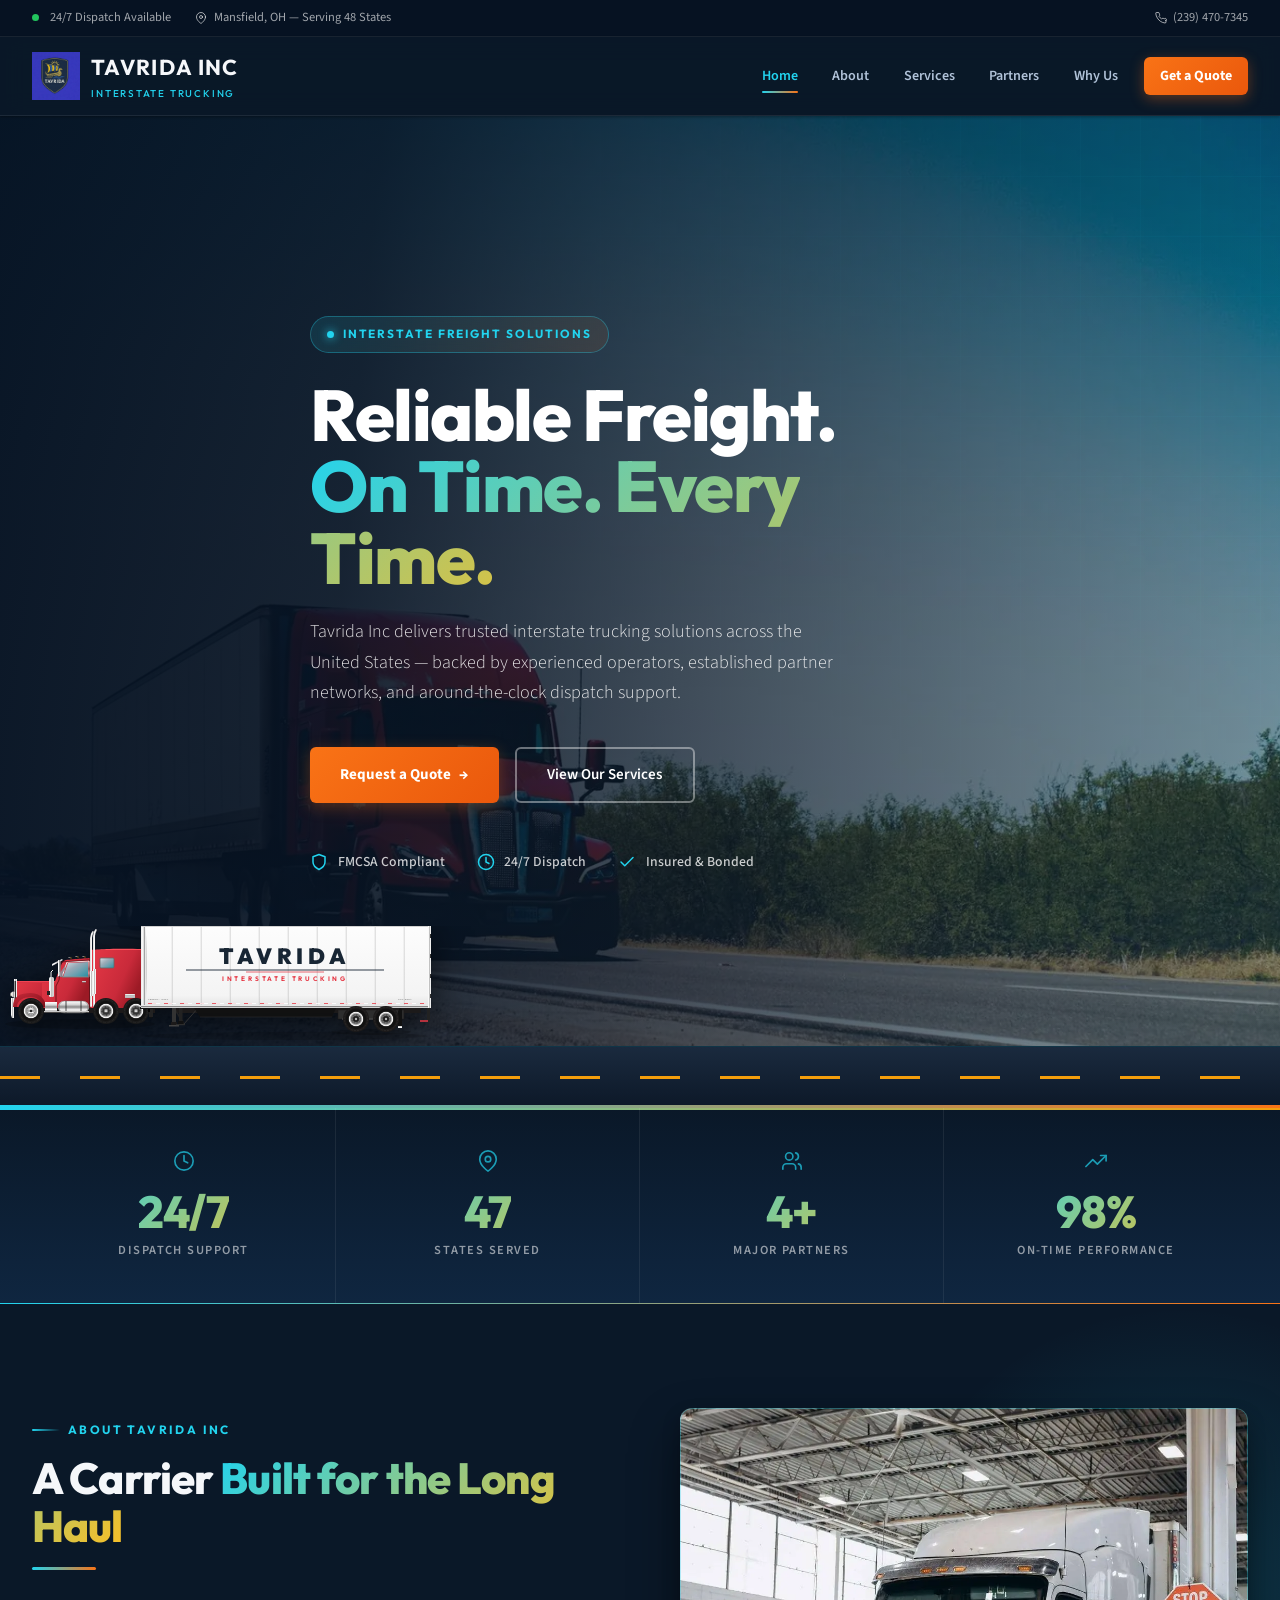
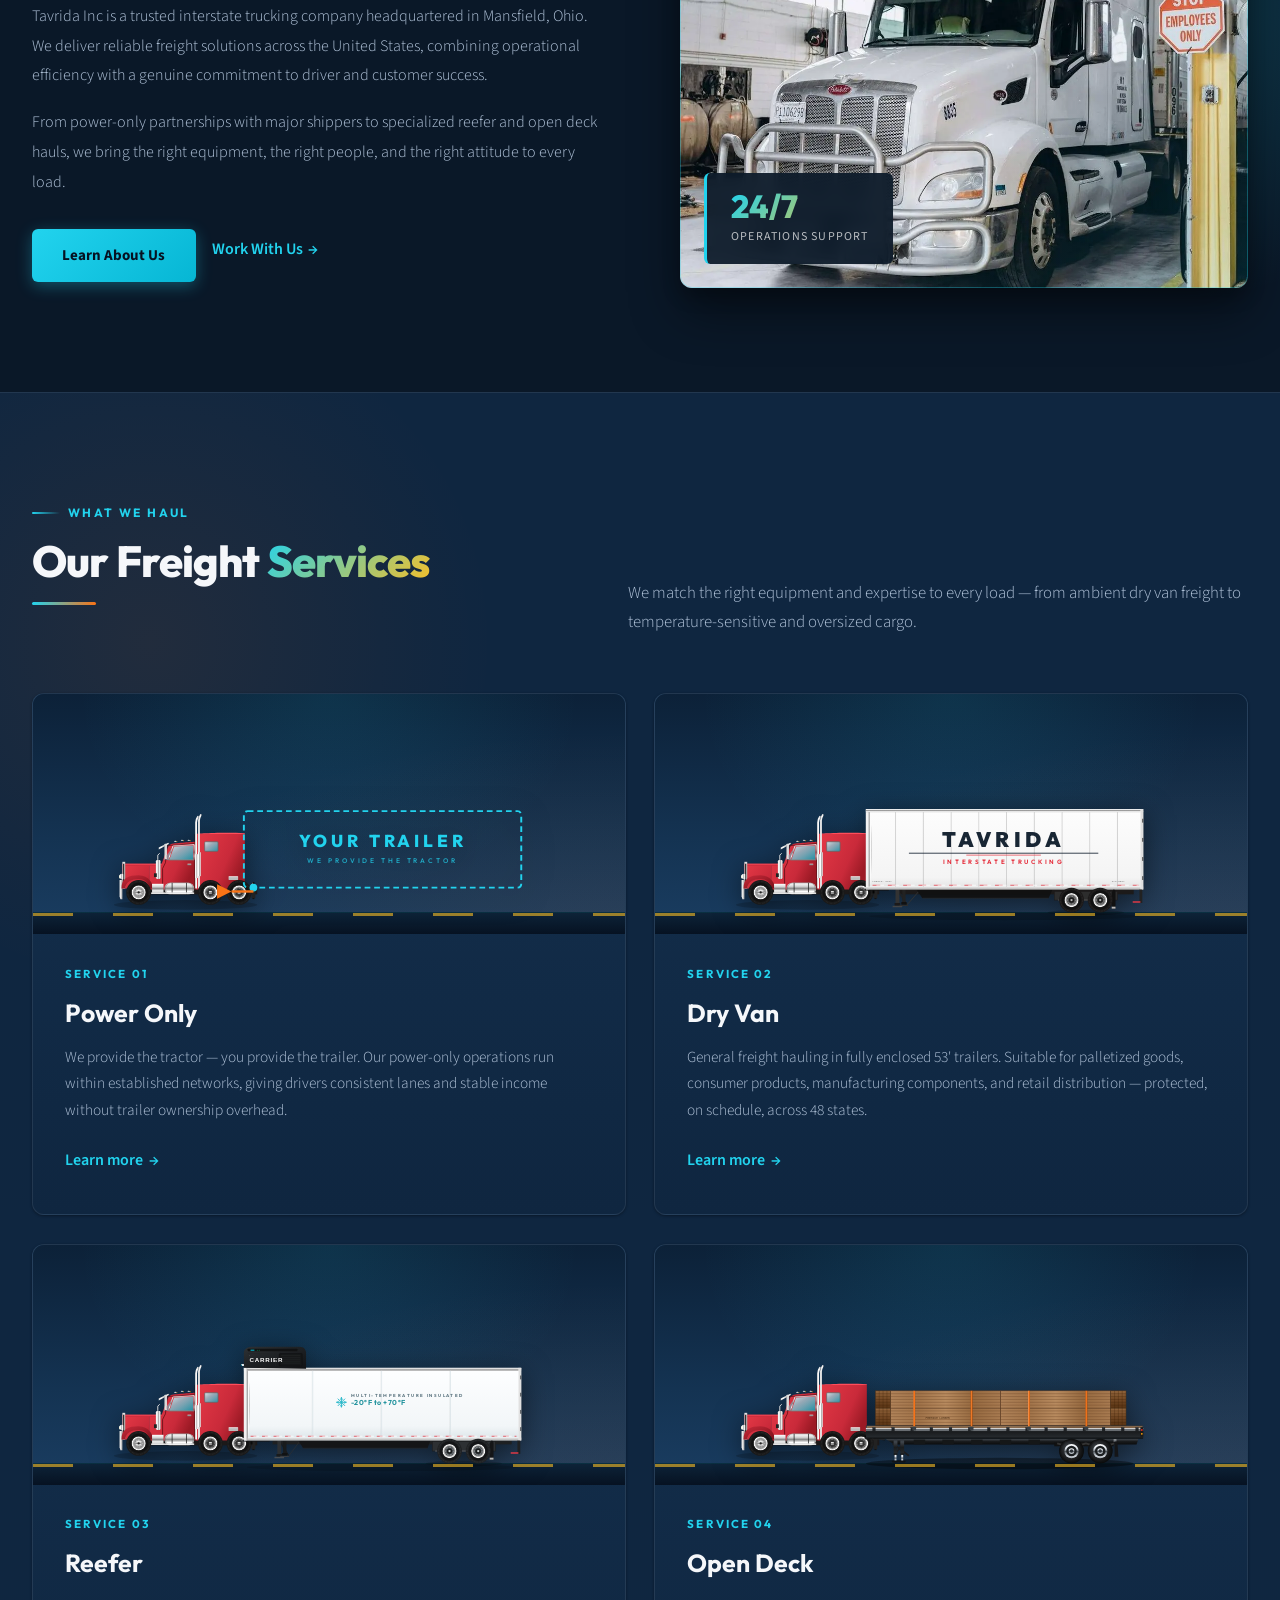
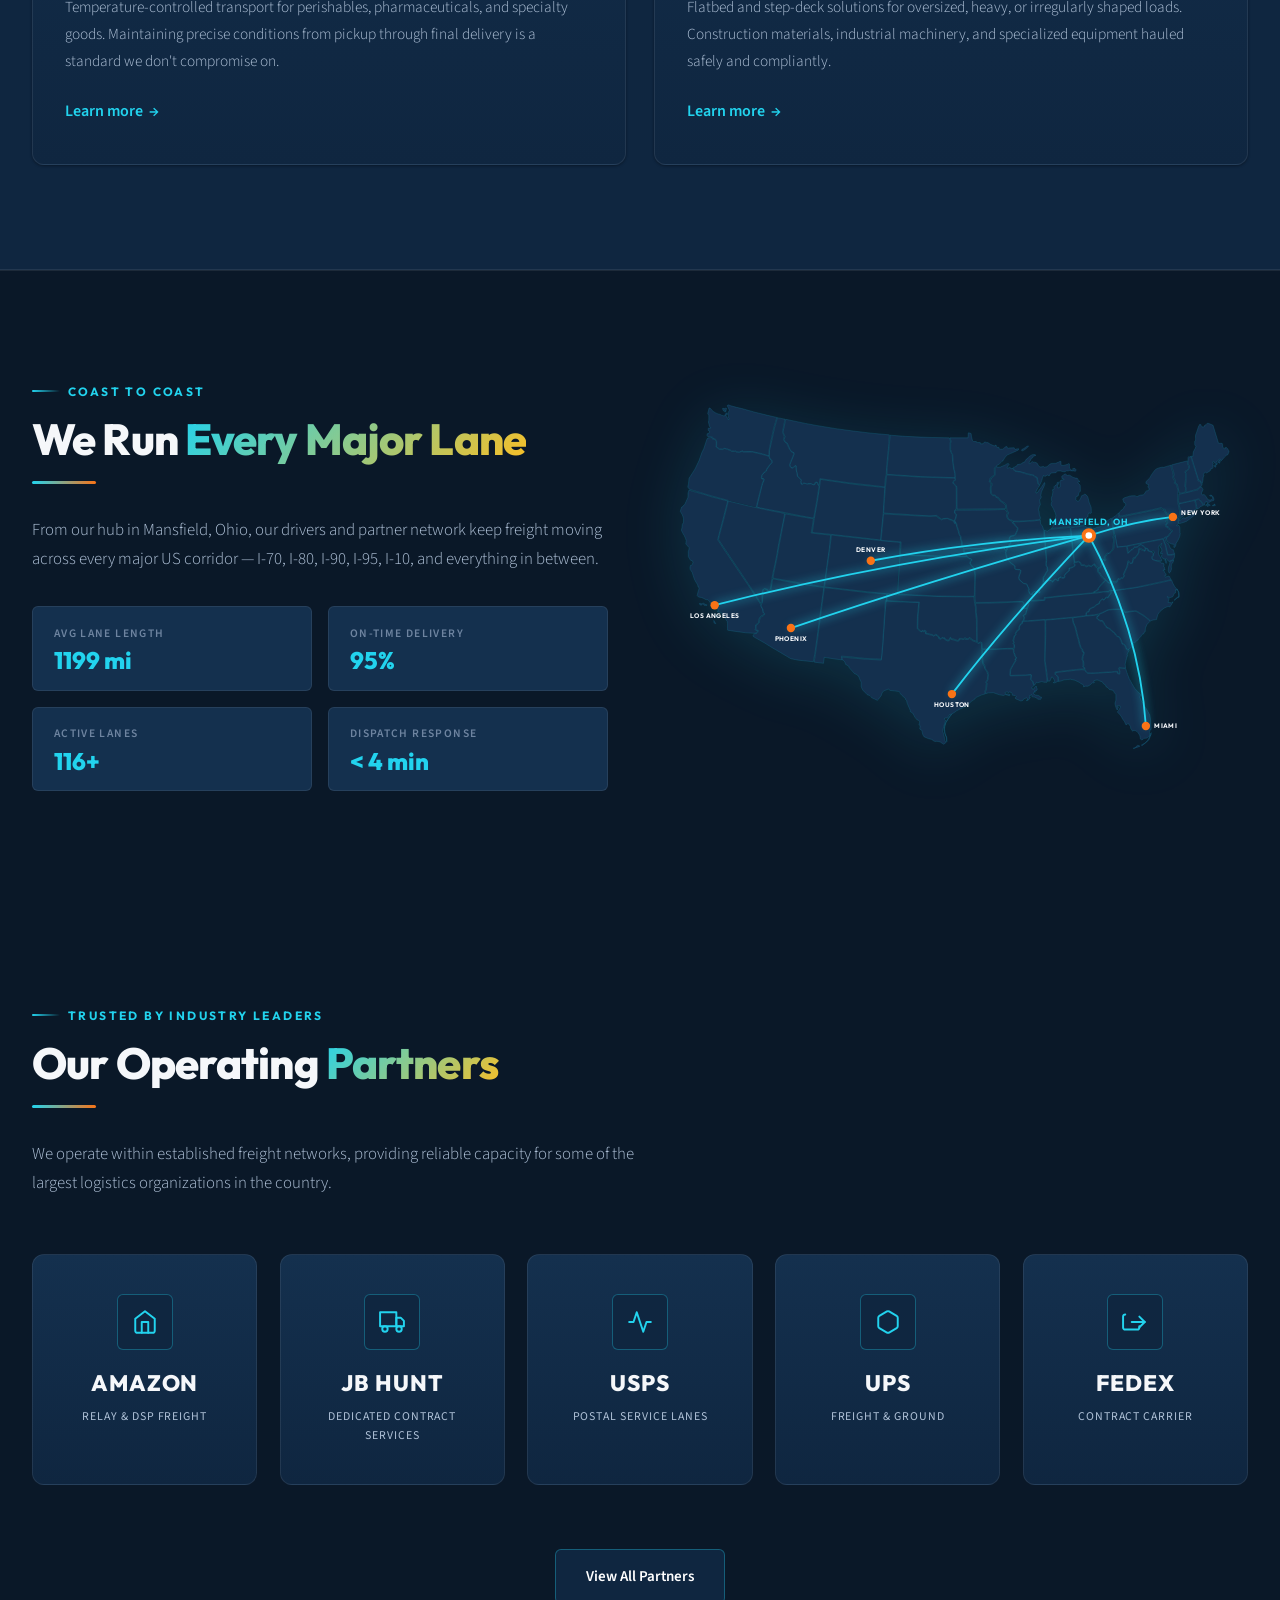
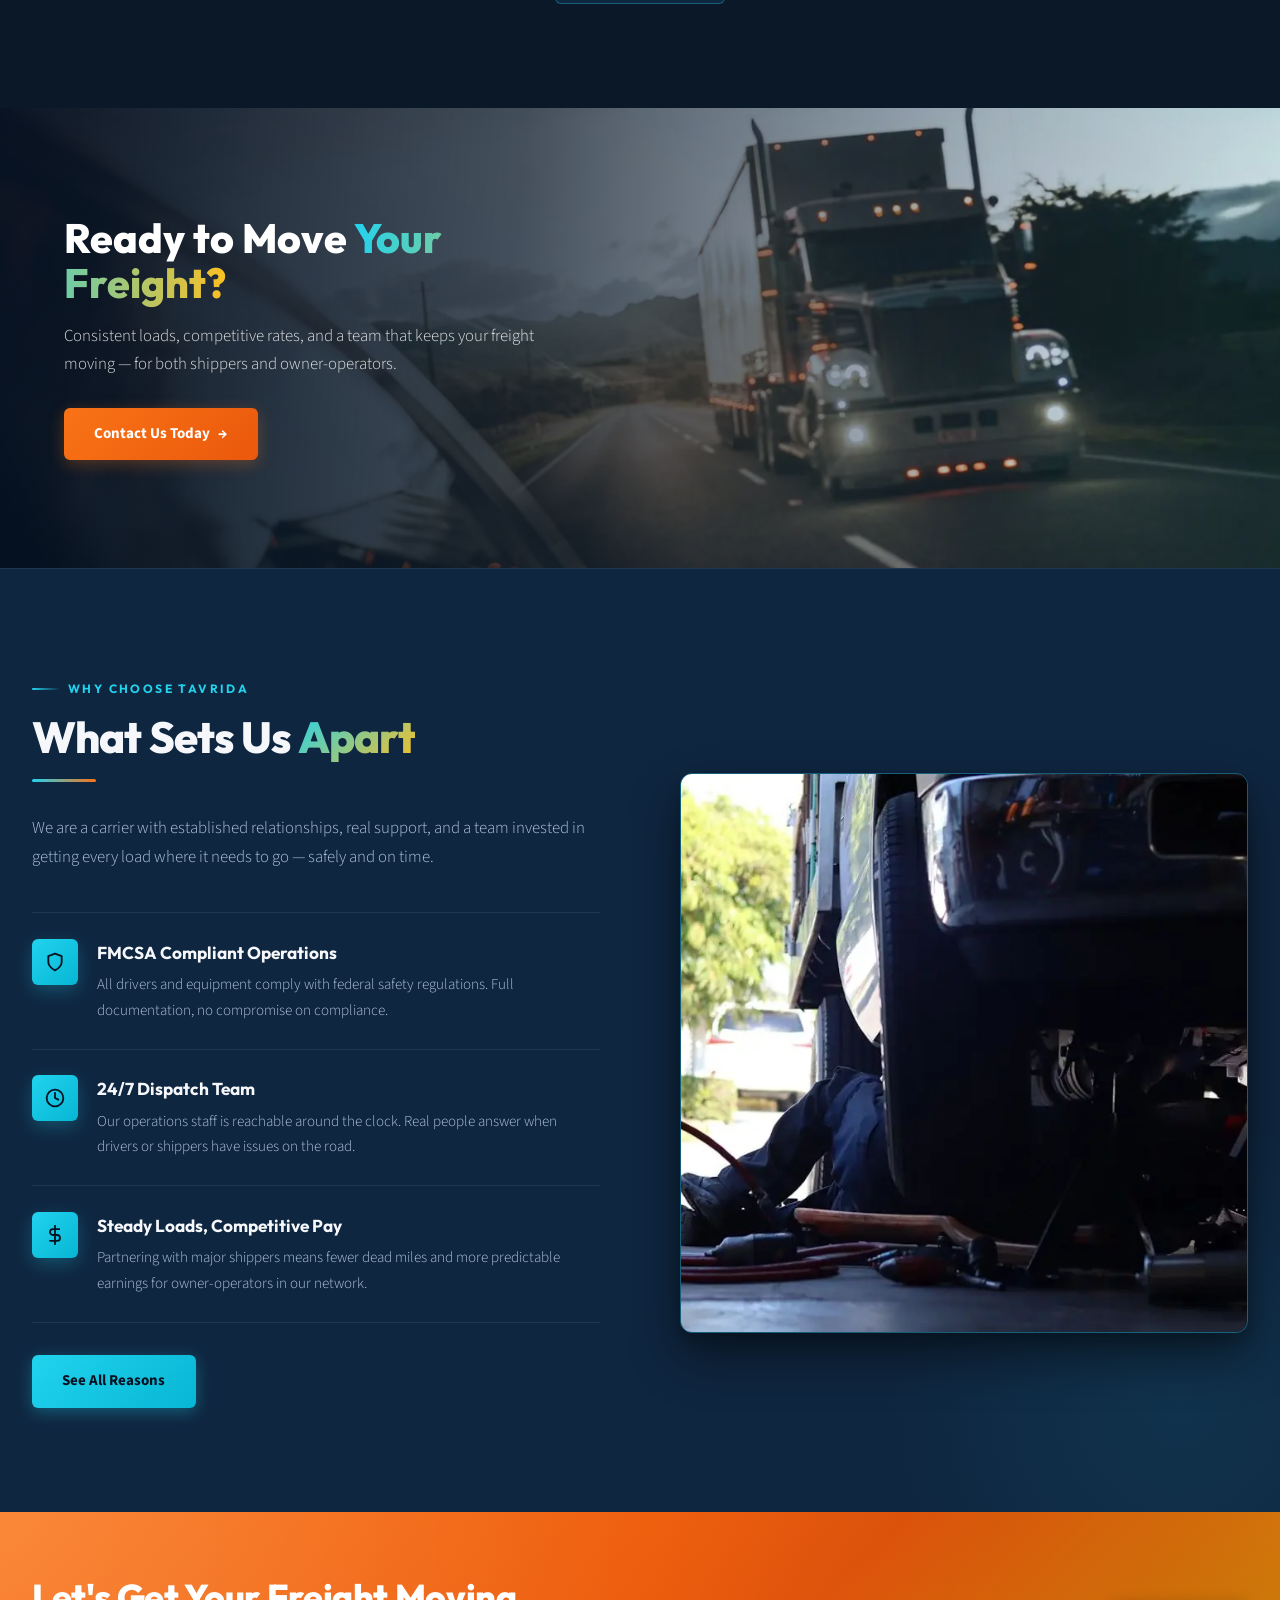
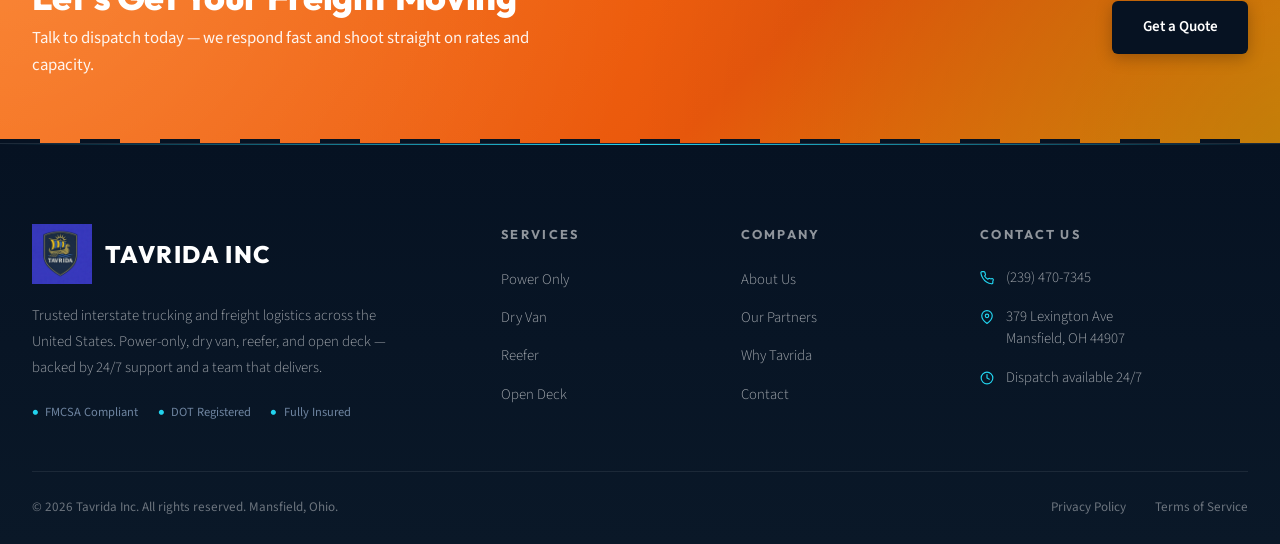
<file: index.html>
<!DOCTYPE html>
<html lang="en">
<head>
  <meta charset="UTF-8" />
  <meta name="viewport" content="width=device-width, initial-scale=1.0" />
  <title>Tavrida Inc | Interstate Trucking & Freight Logistics in Mansfield, OH</title>
  <meta name="description" content="Tavrida Inc is a trusted interstate trucking and freight logistics carrier based in Mansfield, Ohio. Power-only, dry van, reefer, and open deck service across all 48 states with 24/7 dispatch." />
  <meta name="keywords" content="Tavrida Inc, Tavrida trucking, interstate trucking, freight logistics, power only, dry van, reefer, flatbed, open deck, Mansfield Ohio trucking, freight carrier, owner operator" />
  <meta name="author" content="Tavrida Inc" />
  <meta name="robots" content="index, follow, max-image-preview:large" />
  <meta name="theme-color" content="#0a1828" />
  <link rel="canonical" href="https://tavridainc.us/" />

  <!-- Geo -->
  <meta name="geo.region" content="US-OH" />
  <meta name="geo.placename" content="Mansfield, Ohio" />
  <meta name="geo.position" content="40.7567;-82.5154" />
  <meta name="ICBM" content="40.7567, -82.5154" />

  <!-- Open Graph -->
  <meta property="og:site_name" content="Tavrida Inc" />
  <meta property="og:title" content="Tavrida Inc | Interstate Trucking & Freight Logistics" />
  <meta property="og:description" content="Reliable freight, on time, every time. Power-only, dry van, reefer, and open deck across all 48 states — backed by 24/7 dispatch." />
  <meta property="og:type" content="website" />
  <meta property="og:url" content="https://tavridainc.us/" />
  <meta property="og:image" content="https://tavridainc.us/assets/img/hero.jpg" />
  <meta property="og:image:alt" content="Tavrida Inc American semi truck on the interstate" />
  <meta property="og:locale" content="en_US" />

  <!-- Twitter -->
  <meta name="twitter:card" content="summary_large_image" />
  <meta name="twitter:title" content="Tavrida Inc | Interstate Trucking & Freight Logistics" />
  <meta name="twitter:description" content="Reliable freight, on time, every time. Power-only, dry van, reefer, and open deck across all 48 states." />
  <meta name="twitter:image" content="https://tavridainc.us/assets/img/hero.jpg" />

  <link rel="preconnect" href="https://fonts.googleapis.com" />
  <link rel="preconnect" href="https://fonts.gstatic.com" crossorigin />
  <link rel="stylesheet" href="https://fonts.googleapis.com/css2?family=Outfit:wght@300;400;500;600;700;800&family=Source+Sans+3:ital,wght@0,9..40,300;0,9..40,400;0,9..40,600;1,9..40,300&display=swap" media="print" onload="this.media='all'" />
  <noscript><link rel="stylesheet" href="https://fonts.googleapis.com/css2?family=Outfit:wght@300;400;500;600;700;800&family=Source+Sans+3:ital,wght@0,9..40,300;0,9..40,400;0,9..40,600;1,9..40,300&display=swap" /></noscript>
  <link rel="icon" type="image/png" href="/Tavrida_Logo_2.png" />
  <link rel="preload" as="image" href="/assets/img/hero.webp" type="image/webp" />
  <link rel="stylesheet" href="/assets/css/site.css?v=20260530a" />

  <!-- Structured data: brand + local business -->
  <script type="application/ld+json">
  {
    "@context": "https://schema.org",
    "@graph": [
      {
        "@type": "Organization",
        "@id": "https://tavridainc.us/#organization",
        "name": "Tavrida Inc",
        "url": "https://tavridainc.us/",
        "logo": "https://tavridainc.us/Tavrida_Logo_2.png",
        "image": "https://tavridainc.us/assets/img/hero.jpg",
        "description": "Interstate trucking and freight logistics carrier offering power-only, dry van, reefer, and open deck service across the United States.",
        "telephone": "+1-239-470-7345",
        "email": "dispatch@tavridainc.us",
        "address": {
          "@type": "PostalAddress",
          "streetAddress": "379 Lexington Ave",
          "addressLocality": "Mansfield",
          "addressRegion": "OH",
          "postalCode": "44907",
          "addressCountry": "US"
        }
      },
      {
        "@type": "LocalBusiness",
        "@id": "https://tavridainc.us/#business",
        "name": "Tavrida Inc",
        "url": "https://tavridainc.us/",
        "image": "https://tavridainc.us/assets/img/hero.jpg",
        "logo": "https://tavridainc.us/Tavrida_Logo_2.png",
        "description": "Tavrida Inc is a trusted interstate trucking and freight logistics carrier based in Mansfield, Ohio, providing power-only, dry van, reefer, and open deck service across all 48 states with 24/7 dispatch.",
        "telephone": "+1-239-470-7345",
        "email": "dispatch@tavridainc.us",
        "priceRange": "$$",
        "address": {
          "@type": "PostalAddress",
          "streetAddress": "379 Lexington Ave",
          "addressLocality": "Mansfield",
          "addressRegion": "OH",
          "postalCode": "44907",
          "addressCountry": "US"
        },
        "geo": {
          "@type": "GeoCoordinates",
          "latitude": 40.7567,
          "longitude": -82.5154
        },
        "areaServed": {
          "@type": "Country",
          "name": "United States"
        },
        "openingHoursSpecification": {
          "@type": "OpeningHoursSpecification",
          "dayOfWeek": ["Monday","Tuesday","Wednesday","Thursday","Friday","Saturday","Sunday"],
          "opens": "00:00",
          "closes": "23:59"
        },
        "knowsAbout": ["Power Only Trucking","Dry Van Freight","Reefer Transport","Open Deck / Flatbed Hauling","Interstate Freight Logistics"]
      },
      {
        "@type": "WebSite",
        "@id": "https://tavridainc.us/#website",
        "url": "https://tavridainc.us/",
        "name": "Tavrida Inc",
        "publisher": { "@id": "https://tavridainc.us/#organization" }
      }
    ]
  }
  </script>
</head>
<body>

  <!-- TOP BAR -->
  <div class="topbar">
    <div class="topbar-inner">
      <div class="topbar-left">
        <span>
          <span class="live-dot"></span>
          24/7 Dispatch Available
        </span>
        <span>
          <svg viewBox="0 0 24 24"><path d="M21 10c0 7-9 13-9 13s-9-6-9-13a9 9 0 0 1 18 0z"/><circle cx="12" cy="10" r="3"/></svg>
          Mansfield, OH — Serving 48 States
        </span>
      </div>
      <div class="topbar-right">
        <a href="tel:2394707345">
          <svg viewBox="0 0 24 24"><path d="M22 16.92v3a2 2 0 0 1-2.18 2 19.79 19.79 0 0 1-8.63-3.07A19.5 19.5 0 0 1 4.69 12 19.79 19.79 0 0 1 1.61 3.53 2 2 0 0 1 3.58 1h3a2 2 0 0 1 2 1.72c.13.96.36 1.9.7 2.81a2 2 0 0 1-.45 2.11L7.91 8.54a16 16 0 0 0 5.55 5.55l.91-.91a2 2 0 0 1 2.11-.45c.91.34 1.85.57 2.81.7A2 2 0 0 1 22 16.92z"/></svg>
          (239) 470-7345
        </a>
      </div>
    </div>
  </div>

  <!-- NAV -->
  <nav class="site-nav">
    <div class="nav-inner">
      <a href="/" class="nav-logo">
        <img src="/Tavrida_Logo_2.png" alt="Tavrida Inc Logo" />
        <span>TAVRIDA INC<small>INTERSTATE TRUCKING</small></span>
      </a>
      <ul class="nav-links" id="navLinks">
        <li><a href="/" class="active">Home</a></li>
        <li><a href="/about/">About</a></li>
        <li><a href="/services/">Services</a></li>
        <li><a href="/partners/">Partners</a></li>
        <li><a href="/why/">Why Us</a></li>
        <li><a href="/contact/" class="nav-cta">Get a Quote</a></li>
      </ul>
      <div class="hamburger" id="hamburger" onclick="toggleNav()">
        <span></span><span></span><span></span>
      </div>
    </div>
  </nav>

  <main>

  <!-- HERO -->
  <section class="hero" id="hero">
    <div class="hero-bg" aria-hidden="true">
      <picture>
        <source type="image/webp" srcset="/assets/img/hero.webp" />
        <img src="/assets/img/hero.jpg" alt="" fetchpriority="high" width="1600" height="1067" />
      </picture>
    </div>

    <div class="container">
      <div class="hero-content">
        <div class="hero-badge reveal">Interstate Freight Solutions</div>
        <h1 class="reveal reveal-delay-1">Reliable Freight.<br><span class="accent">On Time. Every Time.</span></h1>
        <p class="hero-sub reveal reveal-delay-2">Tavrida Inc delivers trusted interstate trucking solutions across the United States — backed by experienced operators, established partner networks, and around-the-clock dispatch support.</p>
        <div class="hero-actions reveal reveal-delay-3">
          <a href="/contact/" class="btn btn-primary">Request a Quote</a>
          <a href="/services/" class="btn btn-outline">View Our Services</a>
        </div>
        <div class="hero-trust reveal reveal-delay-4">
          <div class="hero-trust-item">
            <svg viewBox="0 0 24 24"><path d="M12 22s8-4 8-10V5l-8-3-8 3v7c0 6 8 10 8 10z"/></svg>
            FMCSA Compliant
          </div>
          <div class="hero-trust-item">
            <svg viewBox="0 0 24 24"><circle cx="12" cy="12" r="10"/><polyline points="12 6 12 12 16 14"/></svg>
            24/7 Dispatch
          </div>
          <div class="hero-trust-item">
            <svg viewBox="0 0 24 24"><path d="M20 6L9 17l-5-5"/></svg>
            Insured & Bonded
          </div>
        </div>
      </div>
    </div>

    <!-- Animated truck driving across the hero -->
    <div class="hero-truck-track">
      <div class="hero-truck" data-truck="hero" aria-hidden="true"></div>
    </div>
    <div class="hero-road" aria-hidden="true"></div>
  </section>

  <!-- STATS -->
  <div class="stats-bar">
    <div class="container">
      <div class="stats-grid">
        <div class="stat-item reveal">
          <svg viewBox="0 0 24 24"><circle cx="12" cy="12" r="10"/><polyline points="12 6 12 12 16 14"/></svg>
          <div class="stat-num">24/7</div>
          <div class="stat-label">Dispatch Support</div>
        </div>
        <div class="stat-item reveal reveal-delay-1">
          <svg viewBox="0 0 24 24"><path d="M21 10c0 7-9 13-9 13s-9-6-9-13a9 9 0 0 1 18 0z"/><circle cx="12" cy="10" r="3"/></svg>
          <div class="stat-num"><span data-count="48">0</span></div>
          <div class="stat-label">States Served</div>
        </div>
        <div class="stat-item reveal reveal-delay-2">
          <svg viewBox="0 0 24 24"><path d="M16 21v-2a4 4 0 0 0-4-4H6a4 4 0 0 0-4 4v2"/><circle cx="9" cy="7" r="4"/><path d="M22 21v-2a4 4 0 0 0-3-3.87"/><path d="M16 3.13a4 4 0 0 1 0 7.75"/></svg>
          <div class="stat-num"><span data-count="5" data-suffix="+">0</span></div>
          <div class="stat-label">Major Partners</div>
        </div>
        <div class="stat-item reveal reveal-delay-3">
          <svg viewBox="0 0 24 24"><polyline points="23 6 13.5 15.5 8.5 10.5 1 18"/><polyline points="17 6 23 6 23 12"/></svg>
          <div class="stat-num"><span data-count="99" data-suffix="%">0</span></div>
          <div class="stat-label">On-Time Performance</div>
        </div>
      </div>
    </div>
  </div>

  <!-- ABOUT TEASER -->
  <section class="about" id="about">
    <div class="container">
      <div class="about-grid">
        <div class="about-copy reveal-left">
          <div class="eyebrow">About Tavrida Inc</div>
          <h2 class="section-h">A Carrier <span class="accent">Built for the Long Haul</span></h2>
          <div class="section-divider"></div>
          <p>Tavrida Inc is a trusted interstate trucking company headquartered in Mansfield, Ohio. We deliver reliable freight solutions across the United States, combining operational efficiency with a genuine commitment to driver and customer success.</p>
          <p>From power-only partnerships with major shippers to specialized reefer and open deck hauls, we bring the right equipment, the right people, and the right attitude to every load.</p>
          <div class="flex-row">
            <a href="/about/" class="btn btn-cyan">Learn About Us</a>
            <a href="/contact/" class="btn-ghost">Work With Us</a>
          </div>
        </div>
        <div class="about-img-wrap reveal-right reveal-delay-2">
          <picture><source type="image/webp" srcset="/assets/img/about.webp"><img src="/assets/img/about.jpg" alt="American semi truck on a logistics yard"  loading="lazy" decoding="async" width="1100" height="1650"/></picture>
          <div class="about-badge">
            <div class="num">24/7</div>
            <div class="lbl">Operations Support</div>
          </div>
        </div>
      </div>
    </div>
  </section>

  <!-- SERVICES TEASER -->
  <section class="services" id="services">
    <div class="container">
      <div class="services-header">
        <div class="reveal">
          <div class="eyebrow">What We Haul</div>
          <h2 class="section-h">Our Freight <span class="accent">Services</span></h2>
          <div class="section-divider"></div>
        </div>
        <p class="section-sub reveal reveal-delay-1">We match the right equipment and expertise to every load — from ambient dry van freight to temperature-sensitive and oversized cargo.</p>
      </div>
      <div class="services-grid">
        <div class="svc-card reveal">
          <div class="svc-illustration"><div class="ground"></div><div data-truck="power-only" aria-hidden="true"></div></div>
          <div class="svc-body">
            <div class="svc-num">Service 01</div>
            <h3>Power Only</h3>
            <p>We provide the tractor — you provide the trailer. Our power-only operations run within established networks, giving drivers consistent lanes and stable income without trailer ownership overhead.</p>
            <a href="/services/#power-only" class="btn-ghost" aria-label="Learn more about Power Only freight service">Learn more</a>
          </div>
        </div>
        <div class="svc-card reveal reveal-delay-1">
          <div class="svc-illustration"><div class="ground"></div><div data-truck="dry-van" aria-hidden="true"></div></div>
          <div class="svc-body">
            <div class="svc-num">Service 02</div>
            <h3>Dry Van</h3>
            <p>General freight hauling in fully enclosed 53' trailers. Suitable for palletized goods, consumer products, manufacturing components, and retail distribution — protected, on schedule, across 48 states.</p>
            <a href="/services/#dry-van" class="btn-ghost" aria-label="Learn more about Dry Van freight service">Learn more</a>
          </div>
        </div>
        <div class="svc-card reveal reveal-delay-2">
          <div class="svc-illustration"><div class="ground"></div><div data-truck="reefer" aria-hidden="true"></div></div>
          <div class="svc-body">
            <div class="svc-num">Service 03</div>
            <h3>Reefer</h3>
            <p>Temperature-controlled transport for perishables, pharmaceuticals, and specialty goods. Maintaining precise conditions from pickup through final delivery is a standard we don't compromise on.</p>
            <a href="/services/#reefer" class="btn-ghost" aria-label="Learn more about Reefer freight service">Learn more</a>
          </div>
        </div>
        <div class="svc-card reveal reveal-delay-3">
          <div class="svc-illustration"><div class="ground"></div><div data-truck="open-deck" aria-hidden="true"></div></div>
          <div class="svc-body">
            <div class="svc-num">Service 04</div>
            <h3>Open Deck</h3>
            <p>Flatbed and step-deck solutions for oversized, heavy, or irregularly shaped loads. Construction materials, industrial machinery, and specialized equipment hauled safely and compliantly.</p>
            <a href="/services/#open-deck" class="btn-ghost" aria-label="Learn more about Open Deck freight service">Learn more</a>
          </div>
        </div>
      </div>
    </div>
  </section>

  <!-- ROUTE MAP -->
  <section class="route-map">
    <div class="container">
      <div class="route-map-grid">
        <div class="reveal-left">
          <div class="eyebrow">Coast to Coast</div>
          <h2 class="section-h">We Run <span class="accent">Every Major Lane</span></h2>
          <div class="section-divider"></div>
          <p class="section-sub">From our hub in Mansfield, Ohio, our drivers and partner network keep freight moving across every major US corridor — I-70, I-80, I-90, I-95, I-10, and everything in between.</p>
          <div class="route-stats">
            <div class="route-stat"><div class="k">Avg Lane Length</div><div class="v"><span data-count="1240" data-suffix=" mi">0</span></div></div>
            <div class="route-stat"><div class="k">On-Time Delivery</div><div class="v"><span data-count="99" data-suffix="%">0</span></div></div>
            <div class="route-stat"><div class="k">Active Lanes</div><div class="v"><span data-count="120" data-suffix="+">0</span></div></div>
            <div class="route-stat"><div class="k">Dispatch Response</div><div class="v">&lt; <span data-count="5">0</span> min</div></div>
          </div>
        </div>
        <div class="reveal-right reveal-delay-2">
          <svg class="us-map" viewBox="174 100 959 593" xmlns="http://www.w3.org/2000/svg">
            <g class="map-states">
            <path id="st-FL" class="map-state" d="M929.4,545.5l2.3,7.3l3.7,9.7l5.3,9.4l3.7,6.3l4.8,5.5l4,3.7l1.6,2.9l-1.1,1.3L953,593l2.9,7.4 l2.9,2.9l2.6,5.3l3.6,5.8l4.5,8.2l1.3,7.6l0.5,12l0.6,1.8l-0.3,3.4l-2.4,1.3l0.3,1.9l-0.6,1.9l0.3,2.4l0.5,1.9l-2.7,3.2l-3.1,1.5 l-3.9,0.2l-1.5,1.6l-2.4,1l-1.3-0.5l-1.1-1l-0.3-2.9l-0.8-3.4l-3.4-5.2l-3.6-2.3l-3.9-0.3l-0.8,1.3l-3.1-4.4l-0.6-3.6l-2.6-4 l-1.8-1.1l-1.6,2.1l-1.8-0.3l-2.1-5l-2.9-3.9l-2.9-5.3l-2.6-3.1l-3.6-3.7l2.1-2.4l3.2-5.5l-0.2-1.6l-4.5-1l-1.6,0.6l0.3,0.6l2.6,1 l-1.5,4.5l-0.8,0.5l-1.8-4l-1.3-4.8l-0.3-2.7l1.5-4.7v-9.5L910,585l-1.3-3.1l-5.2-1.3l-1.9-0.6l-1.6-2.6l-3.4-1.6l-1.1-3.4l-2.7-1 l-2.4-3.7l-4.2-1.5l-2.9-1.5h-2.6l-4,0.8l-0.2,1.9l0.8,1l-0.5,1.1l-3.1-0.2l-3.7,3.6l-3.6,1.9h-3.9l-3.2,1.3l-0.3-2.7l-1.6-1.9 l-2.9-1.1l-1.6-1.5l-8.1-3.9l-7.6-1.8l-4.4,0.6l-6,0.5l-6,2.1l-3.5,0.6l-0.2-8l-2.6-1.9l-1.8-1.8l0.3-3.1l10.2-1.3l25.5-2.9 l6.8-0.6l5.4,0.3l2.6,3.9l1.5,1.5l8.1,0.5l10.8-0.6l21.5-1.3l5.4-0.7l4.6,0l0.2,2.9l3.8,0.8l0.3-4.8l-1.6-4.5l1-0.7l5.1,0.5 L929.4,545.5z M941.9,677.9l2.4-0.6l1.3-0.2l1.5-2.3l2.3-1.6l1.3,0.5l1.7,0.3l0.4,1.1l-3.5,1.2l-4.2,1.5l-2.3,1.2L941.9,677.9z M955.4,672.9l1.2,1.1l2.7-2.1l5.3-4.2l3.7-3.9l2.5-6.6l1-1.7l0.2-3.4l-0.7,0.5l-1,2.8l-1.5,4.6l-3.2,5.3l-4.4,4.2l-3.4,1.9 L955.4,672.9z"/>
<path id="st-SC" class="map-state" d="M935.2,512.9l-1.8,1l-2.6-1.3l-0.6-2.1l-1.3-3.6l-2.3-2.1l-2.6-0.6l-1.6-4.8l-2.7-6l-4.2-1.9 l-2.1-1.9l-1.3-2.6L910,485l-2.3-1.3l-2.3-2.9l-3.1-2.3l-4.5-1.8l-0.5-1.5l-2.4-2.9l-0.5-1.5l-3.4-5.2l-3.4,0.2l-4-2.4l-1.3-1.3 l-0.3-1.8l0.8-1.9l2.3-1l-0.3-2.1l6.1-2.6l9.1-4.5l7.3-0.8l16.5-0.5l2.3,1.9l1.6,3.2l4.4-0.5l12.6-1.5l2.9,0.8l12.6,7.6l10.1,8.1 l-5.4,5.5l-2.6,6.1l-0.5,6.3l-1.6,0.8l-1.1,2.7l-2.4,0.6l-2.1,3.6l-2.7,2.7l-2.3,3.4l-1.6,0.8l-3.6,3.4l-2.9,0.2l1,3.2l-5,5.5 L935.2,512.9z"/>
<path id="st-GA" class="map-state" d="M863.6,458l-4.8,0.8l-8.4,1.1l-8.6,0.9v2.2l0.2,2.1l0.6,3.4l3.4,7.9l2.4,9.9l1.5,6.1l1.6,4.8l1.5,7 l2.1,6.3l2.6,3.4l0.5,3.4l1.9,0.8l0.2,2.1l-1.8,4.8l-0.5,3.2l-0.2,1.9l1.6,4.4l0.3,5.3l-0.8,2.4l0.6,0.8l1.5,0.8l0.6,3.4l2.6,3.9 l1.5,1.5l7.9,0.2l10.8-0.6l21.5-1.3l5.4-0.7l4.6,0l0.2,2.9l2.6,0.8l0.3-4.4l-1.6-4.5l1.1-1.6l5.8,0.8l5,0.3l-0.8-6.3l2.3-10 l1.5-4.2l-0.5-2.6l3.3-6.2l-0.5-1.4l-1.9,0.7l-2.6-1.3l-0.6-2.1l-1.3-3.6l-2.3-2.1l-2.6-0.6l-1.6-4.8l-2.9-6.3l-4.2-1.9l-2.1-1.9 l-1.3-2.6l-2.1-1.9l-2.3-1.3l-2.3-2.9l-3.1-2.3l-4.5-1.8l-0.5-1.5l-2.4-2.9l-0.5-1.5l-3.4-4.9l-3.4,0.2l-4.1-3l-1.3-1.3l-0.3-1.8 l0.8-1.9l2.4-1.2l-1.1-1.2l0.1-0.3l-5.8,1l-7,0.8L863.6,458z"/>
<path id="st-AL" class="map-state" d="M799.6,566.8l-1.6-15.2l-2.7-18.8l0.2-14.1l0.8-31l-0.2-16.7l0.2-6.4l7.8-0.4l27.8-2.6l8.9-0.7 l-0.1,2.2l0.2,2.1l0.6,3.4l3.4,7.9l2.4,9.9l1.5,6.1l1.6,4.8l1.5,7l2.1,6.3l2.6,3.4l0.5,3.4l1.9,0.8l0.2,2.1l-1.8,4.8l-0.5,3.2 l-0.2,1.9l1.6,4.4l0.3,5.3l-0.8,2.4l0.6,0.8l1.5,0.8l1,2.5h-6.3l-6.8,0.6l-25.5,2.9l-10.4,1.4l-0.1,3.8l1.8,1.8l2.6,1.9l0.6,7.9 l-5.5,2.6l-2.7-0.3l2.7-1.9v-1l-3.1-6l-2.3-0.6l-1.5,4.4l-1.3,2.7l-0.6-0.2H799.6z"/>
<path id="st-NC" class="map-state" d="M1006.1,398.5l1.7,4.7l3.6,6.5l2.4,2.4l0.6,2.3l-2.4,0.2l0.8,0.6l-0.3,4.2l-2.6,1.3l-0.6,2.1 l-1.3,2.9l-3.7,1.6l-2.4-0.3l-1.5-0.2l-1.6-1.3l0.3,1.3v1h1.9l0.8,1.3l-1.9,6.3h4.2l0.6,1.6l2.3-2.3l1.3-0.5l-1.9,3.6l-3.1,4.8 h-1.3l-1.1-0.5l-2.7,0.6l-5.2,2.4l-6.5,5.3l-3.4,4.7l-1.9,6.5l-0.5,2.4l-4.7,0.5l-5.5,1.3l-9.9-8.2l-12.6-7.6l-2.9-0.8l-12.6,1.5 l-4.3,0.8l-1.6-3.2l-3-2.1l-16.5,0.5l-7.3,0.8l-9.1,4.5l-6.1,2.6l-1.6,0.3l-5.8,1l-7,0.8l-6.8,0.5l0.5-4.1l1.8-1.5l2.7-0.6l0.6-3.7 l4.2-2.7l3.9-1.5l4.2-3.6l4.4-2.1l0.6-3.1l3.9-3.9l0.6-0.2c0,0,0,1.1,0.8,1.1c0.8,0,1.9,0.3,1.9,0.3l2.3-3.6l2.1-0.6l2.3,0.3 l1.6-3.6l2.9-2.6l0.5-2.1v-4l4.5,0.7l7.1-1.3l15.8-1.9l17.1-2.6l19.9-4l19.7-4.2l11.4-2.8L1006.1,398.5z M1010,431.5l2.6-2.5 l3.2-2.6l1.5-0.6l0.2-2l-0.6-6.1l-1.5-2.3l-0.6-1.9l0.7-0.2l2.7,5.5l0.4,4.4l-0.2,3.4l-3.4,1.5l-2.8,2.4l-1.1,1.2L1010,431.5z"/>
<path id="st-TN" class="map-state" d="M871.1,420.6l-51.9,5l-15.8,1.8l-4.6,0.5l-3.9,0v3.9l-8.4,0.5l-7,0.6l-11.1,0.1l-0.3,5.8l-2.1,6.3 l-1,3l-1.3,4.4l-0.3,2.6l-4,2.3l1.5,3.6l-1,4.4l-1,0.8l7.3-0.2l24.1-1.9l5.3-0.2l8.1-0.5l27.8-2.6l10.2-0.8l8.4-1l8.4-1.1l4.8-0.8 l-0.1-4.5l1.8-1.5l2.7-0.6l0.6-3.7l4.2-2.7l3.9-1.5l4.2-3.6l4.4-2.1l0.9-3.5l4.3-3.9l0.6-0.2c0,0,0,1.1,0.8,1.1s1.9,0.3,1.9,0.3 l2.3-3.6l2.1-0.6l2.3,0.3l1.6-3.6l2.1-2.2l0.6-1l0.2-3.9l-1.5-0.3l-2.4,1.9l-7.9,0.2l-12,1.9L871.1,420.6z"/>
<path id="st-RI" class="map-state" d="M1048.1,279.8l-0.5-4.2l-0.8-4.4l-1.7-5.9l5.7-1.5l1.6,1.1l3.4,4.4l2.9,4.4l-2.9,1.5l-1.3-0.2 l-1.1,1.8l-2.4,1.9L1048.1,279.8z"/>
<path id="st-CT" class="map-state" d="M1047.2,280.1l-0.6-4.2l-0.8-4.4l-1.6-6l-4.2,0.9l-21.8,4.8l0.6,3.3l1.5,7.3v8.1l-1.1,2.3l1.8,2.1 l5-3.4l3.6-3.2l1.9-2.1l0.8,0.6l2.7-1.5l5.2-1.1L1047.2,280.1z"/>
<path id="st-MA" class="map-state" d="M1074,273.9l2.2-0.7l0.5-1.7l1,0.1l1,2.3l-1.3,0.5l-3.9,0.1L1074,273.9z M1064.6,274.7l2.3-2.6h1.6 l1.8,1.5l-2.4,1l-2.2,1L1064.6,274.7z M1029.8,252.7l17.5-4.2l2.3-0.6l2.1-3.2l3.7-1.7l2.9,4.4l-2.4,5.2l-0.3,1.5l1.9,2.6l1.1-0.8 h1.8l2.3,2.6l3.9,6l3.6,0.5l2.3-1l1.8-1.8l-0.8-2.7l-2.1-1.6l-1.5,0.8l-1-1.3l0.5-0.5l2.1-0.2l1.8,0.8l1.9,2.4l1,2.9l0.3,2.4 l-4.2,1.5l-3.9,1.9l-3.9,4.5l-1.9,1.5v-1l2.4-1.5l0.5-1.8l-0.8-3.1l-2.9,1.5l-0.8,1.5l0.5,2.3l-2.1,1l-2.7-4.5l-3.4-4.4l-2.1-1.8 l-6.5,1.9l-5.1,1.1l-21.8,4.8l-0.4-4.9l0.6-10.6l5.2-0.9L1029.8,252.7z"/>
<path id="st-ME" class="map-state" d="M1097.2,177.3l1.9,2.1l2.3,3.7v1.9l-2.1,4.7l-1.9,0.6l-3.4,3.1l-4.8,5.5c0,0-0.6,0-1.3,0 c-0.6,0-1-2.1-1-2.1l-1.8,0.2l-1,1.5l-2.4,1.5l-1,1.5l1.6,1.5l-0.5,0.6l-0.5,2.7l-1.9-0.2v-1.6l-0.3-1.3l-1.5,0.3l-1.8-3.2 l-2.1,1.3l1.3,1.5l0.3,1.1l-0.8,1.3l0.3,3.1l0.2,1.6l-1.6,2.6l-2.9,0.5l-0.3,2.9l-5.3,3.1l-1.3,0.5l-1.6-1.5l-3.1,3.6l1,3.2 l-1.5,1.3l-0.2,4.4l-1.1,6.3l-2.5-1.2l-0.5-3.1l-3.9-1.1l-0.3-2.7l-7.3-23.4l-4.2-13.6l1.4-0.1l1.5,0.4v-2.6l0.8-5.5l2.6-4.7l1.5-4 l-1.9-2.4v-6l0.8-1l0.8-2.7l-0.2-1.5l-0.2-4.8l1.8-4.8l2.9-8.9l2.1-4.2h1.3l1.3,0.2v1.1l1.3,2.3l2.7,0.6l0.8-0.8v-1l4-2.9l1.8-1.8 l1.5,0.2l6,2.4l1.9,1l9.1,29.9h6l0.8,1.9l0.2,4.8l2.9,2.3h0.8l0.2-0.5l-0.5-1.1L1097.2,177.3z M1076.3,207.5l1.5-1.5l1.4,1.1 l0.6,2.4l-1.7,0.9L1076.3,207.5z M1083,201.6l1.8,1.9c0,0,1.3,0.1,1.3-0.2s0.2-2,0.2-2l0.9-0.8l-0.8-1.8l-2,0.7L1083,201.6z"/>
<path id="st-NH" class="map-state" d="M1054.8,242.4l0.9-1.1l1.1-3.3l-2.5-0.9l-0.5-3.1l-3.9-1.1l-0.3-2.7l-7.3-23.4l-4.6-14.5l-0.9,0 l-0.6,1.6l-0.6-0.5l-1-1l-1.5,1.9l0,5l0.3,5.7l1.9,2.7v4l-3.7,5.1l-2.6,1.1v1.1l1.1,1.8v8.6l-0.8,9.2l-0.2,4.8l1,1.3l-0.2,4.5 l-0.5,1.8l1.5,0.9l16.4-4.7l2.3-0.6l1.5-2.6L1054.8,242.4z"/>
<path id="st-VT" class="map-state" d="M1018.3,253.7l-0.8-5.7l-2.4-10l-0.6-0.3l-2.9-1.3l0.8-2.9l-0.8-2.1l-2.7-4.6l1-3.9l-0.8-5.2 l-2.4-6.5l-0.8-4.9l26.2-6.7l0.3,5.8l1.9,2.7v4l-3.7,4l-2.6,1.1v1.1l1.1,1.8v8.6l-0.8,9.2l-0.2,4.8l1,1.3l-0.2,4.5l-0.5,1.8 l0.7,1.6l-7,1.4L1018.3,253.7z"/>
<path id="st-NY" class="map-state" d="M1002.6,289.4l-1.1-1l-2.6-0.2l-2.3-1.9l-1.6-6.1l-3.5,0.1l-2.4-2.7l-19.4,4.4l-43,8.7l-7.5,1.2 l-0.7-6.5l1.4-1.1l1.3-1.1l1-1.6l1.8-1.1l1.9-1.8l0.5-1.6l2.1-2.7l1.1-1l-0.2-1l-1.3-3.1l-1.8-0.2l-1.9-6.1l2.9-1.8l4.4-1.5l4-1.3 l3.2-0.5l6.3-0.2l1.9,1.3l1.6,0.2l2.1-1.3l2.6-1.1l5.2-0.5l2.1-1.8l1.8-3.2l1.6-1.9h2.1l1.9-1.1l0.2-2.3l-1.5-2.1l-0.3-1.5l1.1-2.1 v-1.5h-1.8l-1.8-0.8l-0.8-1.1l-0.2-2.6l5.8-5.5l0.6-0.8l1.5-2.9l2.9-4.5l2.7-3.7l2.1-2.4l2.4-1.8l3.1-1.2l5.5-1.3l3.2,0.2l4.5-1.5 l7.6-2.1l0.5,5l2.4,6.5l0.8,5.2l-1,3.9l2.6,4.5l0.8,2.1l-0.8,2.9l2.9,1.3l0.6,0.3l3.1,11l-0.5,5.1l-0.5,10.8l0.8,5.5l0.8,3.6 l1.5,7.3v8.1l-1.1,2.3l1.8,2l0.8,1.7l-1.9,1.8l0.3,1.3l1.3-0.3l1.5-1.3l2.3-2.6l1.1-0.6l1.6,0.6l2.3,0.2l7.9-3.9l2.9-2.7l1.3-1.5 l4.2,1.6l-3.4,3.6l-3.9,2.9l-7.1,5.3l-2.6,1l-5.8,1.9l-4,1.1l-1.2-0.5l-0.2-3.7l0.5-2.7l-0.2-2.1l-2.8-1.7l-4.5-1l-3.9-1.1 L1002.6,289.4z"/>
<path id="st-NJ" class="map-state" d="M1002.2,290.3l-2.1,2.4v3.1l-1.9,3.1l-0.2,1.6l1.3,1.3l-0.2,2.4l-2.3,1.1l0.8,2.7l0.2,1.1l2.7,0.3 l1,2.6l3.6,2.4l2.4,1.6v0.8l-3.2,3.1l-1.6,2.3l-1.5,2.7l-2.3,1.3l-1.2,0.7l-0.2,1.2l-0.6,2.6l1.1,2.2l3.2,2.9l4.8,2.3l4,0.6 l0.2,1.5l-0.8,1l0.3,2.7h0.8l2.1-2.4l0.8-4.8l2.7-4l3.1-6.5l1.1-5.5l-0.6-1.1l-0.2-9.4l-1.6-3.4l-1.1,0.8l-2.7,0.3l-0.5-0.5l1.1-1 l2.1-1.9l0.1-1.1l-0.4-3.4l0.5-2.7l-0.2-2.1l-2.6-1.1l-4.5-1l-3.9-1.1L1002.2,290.3z"/>
<path id="st-PA" class="map-state" d="M996.2,326.5l1.1-0.6l2.3-0.6l1.5-2.7l1.6-2.3l3.2-3.1v-0.8l-2.4-1.6l-3.6-2.4l-1-2.6l-2.7-0.3 l-0.2-1.1l-0.8-2.7l2.3-1.1l0.2-2.4l-1.3-1.3l0.2-1.6l1.9-3.1v-3.1l2.3-2.4l0.2-1.1l-2.6-0.2l-2.3-1.9l-2.4-5.3l-3-0.9l-2.3-2.1 l-18.6,4l-43,8.7l-8.9,1.5l-0.5-7.1l-5.5,5.6l-1.3,0.5l-4.2,3l2.9,19.1l2.5,9.7l3.6,19.3l3.3-0.6l11.9-1.5l37.9-7.7l14.9-2.8 l8.3-1.6l0.3-0.2l2.1-1.6L996.2,326.5z"/>
<path id="st-DE" class="map-state" d="M996.4,330.4l0.6-2.1l0-1.2l-1.3-0.1l-2.1,1.6l-1.5,1.5l1.5,4.2l2.3,5.7l2.1,9.7l1.6,6.3l5-0.2 l6.1-1.2l-2.3-7.4l-1,0.5l-3.6-2.4l-1.8-4.7l-1.9-3.6l-2.3-1l-2.1-3.6L996.4,330.4z"/>
<path id="st-MD" class="map-state" d="M1011,355.3l-6.1,1.3l-5.8,0.2l-1.8-7.1l-2.1-9.7l-2.3-5.7l-1.3-4.4l-7.5,1.6l-14.9,2.8l-37.5,7.6 l1.1,5l1,5.7l0.3-0.3l2.1-2.4l2.3-2.6l2.4-0.6l1.5-1.5l1.8-2.6l1.3,0.6l2.9-0.3l2.6-2.1l2-1.5l1.8-0.5l1.6,1.1l2.9,1.5l1.9,1.8 l1.2,1.5l4.1,1.7v2.9l5.5,1.3l1.1,0.5l1.4-2l2.9,2l-1.3,2.5l-0.8,4l-1.8,2.6v2.1l0.6,1.8l5.1,1.4l4.3-0.1l3.1,1l2.1,0.3l1-2.1 l-1.5-2.1v-1.8l-2.4-2.1l-2.1-5.5l1.3-5.3l-0.2-2.1l-1.3-1.3c0,0,1.5-1.6,1.5-2.3c0-0.6,0.5-2.1,0.5-2.1l1.9-1.3l1.9-1.6l0.5,1 l-1.5,1.6l-1.3,3.7l0.3,1.1l1.8,0.3l0.5,5.5l-2.1,1l0.3,3.6l0.5-0.2l1.1-1.9l1.6,1.8l-1.6,1.3l-0.3,3.4l2.6,3.4l3.9,0.5l1.6-0.8 l3.2,4.2l1.4,0.5l6.7-2.8l2-4L1011,355.3z M994.3,364.3l1.1,2.5l0.2,1.8l1.1,1.9c0,0,0.9-0.9,0.9-1.2c0-0.3-0.7-3.1-0.7-3.1 l-0.7-2.3L994.3,364.3z"/>
<path id="st-WV" class="map-state" d="M930.6,342l1.1,4.9l1.1,6.9l3.6-2.7l2.3-3.1l2.5-0.6l1.5-1.5l1.8-2.6l1.2,0.6l2.9-0.3l2.6-2.1 l2-1.5l1.8-0.5l1.3,1l2.2,1.1l1.9,1.8l1.4,1.3l-0.1,4.7l-5.7-3.1l-4.5-1.8l-0.2,5.3l-0.5,2.1l-1.6,2.7l-0.6,1.6l-3.1,2.4l-0.5,2.3 l-3.4,0.3l-0.3,3.1l-1.1,5.5h-2.6l-1.3-0.8l-1.6-2.7l-1.8,0.2l-0.3,4.4l-2.1,6.6l-5,10.8l0.8,1.3l-0.2,2.7l-2.1,1.9l-1.5-0.3 l-3.2,2.4l-2.6-1l-1.8,4.7c0,0-3.7,0.8-4.4,1c-0.6,0.2-2.4-1.3-2.4-1.3l-2.4,2.3l-2.6,0.6l-2.9-0.8l-1.3-1.3l-2.2-3l-3.1-2 l-2.6-2.7l-2.9-3.7l-0.6-2.3l-2.6-1.5l-0.8-1.6l-0.2-5.3l2.2-0.1l1.9-0.8l0.2-2.7l1.6-1.5l0.2-5l1-3.9l1.3-0.6l1.3,1.1l0.5,1.8 l1.8-1l0.5-1.6l-1.1-1.8v-2.4l1-1.3l2.3-3.4l1.3-1.5l2.1,0.5l2.3-1.6l3.1-3.4l2.3-3.9l0.3-5.7l0.5-5v-4.7l-1.1-3.1l1-1.5l1.3-1.3 l3.5,19.8l4.6-0.8L930.6,342z"/>
<path id="st-KY" class="map-state" d="M895.8,397.8l-2.3,2.7l-4.2,3.6L885,410l-1.8,1.8v2.1l-3.9,2.1l-5.7,3.4l-3.5,0.4l-51.9,4.9 l-15.8,1.8l-4.6,0.5l-3.9,0l-0.2,4.2l-8.2,0.1l-7,0.6l-10.4,0.2l1.9-0.2l2.2-1.8l2.1-1.1l0.2-3.2l0.9-1.8l-1.6-2.5l0.8-1.9l2.3-1.8 l2.1-0.6l2.7,1.3l3.6,1.3l1.1-0.3l0.2-2.3l-1.3-2.4l0.3-2.3l1.9-1.5l2.6-0.6l1.6-0.6l-0.8-1.8l-0.6-1.9l1.1-0.8l1.1-3.3l3-1.7 l5.8-1l3.6-0.5l1.5,1.9l1.8,0.8l1.8-3.2l2.9-1.5l1.9,1.6l0.8,1.1l2.1-0.5l-0.2-3.4l2.9-1.6l1.1-0.8l1.1,1.6h4.7l0.8-2.1l-0.3-2.3 l2.9-3.6l4.7-3.9l0.5-4.5l2.7-0.3l3.9-1.8l2.7-1.9l-0.3-1.9l-1.5-1.5l0.6-2.2l4.1-0.2l2.4-0.8l2.9,1.6l1.6,4.4l5.8,0.3l1.8,1.8 l2.1,0.2l2.4-1.5l3.1,0.5l1.3,1.5l2.7-2.6l1.8-1.3h1.6l0.6,2.7l1.8,1l2.4,2.2l0.2,5.5l0.8,1.6l2.6,1.5l0.6,2.3l2.9,3.7l2.6,2.7 L895.8,397.8z"/>
<path id="st-OH" class="map-state" d="M905.4,295l-6.1,4.1l-3.9,2.3l-3.4,3.7l-4,3.9l-3.2,0.8l-2.9,0.5l-5.5,2.6l-2.1,0.2l-3.4-3.1 l-5.2,0.6l-2.6-1.5l-2.4-1.4l-4.9,0.7l-10.2,1.6l-7.8,1.2l1.3,14.6l1.8,13.7l2.6,23.4l0.6,4.8l4.1-0.1l2.4-0.8l3.4,1.5l2.1,4.4 l5.1,0l1.9,2.1l1.8-0.1l2.5-1.3l2.5,0.4l2,1.5l1.7-2.1l2.3-1.3l2.1-0.7l0.6,2.7l1.8,1l3.5,2.3l2.2-0.1l1.1-1.1l-0.1-1.4l1.6-1.5 l0.2-5l1-3.9l1.5-1.4l1.5,0.9l0.8,1.2l1.2-0.2l-0.4-2.4l-0.6-0.6v-2.4l1-1.3l2.3-3.4l1.3-1.5l2.1,0.5l2.3-1.6l3.1-3.4l2.3-3.9 l0.2-5.4l0.5-5v-4.7l-1.1-3.1l1-1.5l0.9-1l-1.4-9.8L905.4,295z"/>
<path id="st-MI" class="map-state" d="M755.6,182.1l1.8-2.1l2.2-0.8l5.4-3.9l2.3-0.6l0.5,0.5l-5.1,5.1l-3.3,1.9l-2.1,0.9L755.6,182.1z M841.8,214.2l0.6,2.5l3.2,0.2l1.3-1.2c0,0-0.1-1.5-0.4-1.6c-0.3-0.2-1.6-1.9-1.6-1.9l-2.2,0.2l-1.6,0.2l-0.3,1.1L841.8,214.2z M871.9,277.2l-3.2-8.2l-2.3-9.1l-2.4-3.2l-2.6-1.8l-1.6,1.1l-3.9,1.8l-1.9,5l-2.7,3.7l-1.1,0.6l-1.5-0.6c0,0-2.6-1.5-2.4-2.1 c0.2-0.6,0.5-5,0.5-5l3.4-1.3l0.8-3.4l0.6-2.6l2.4-1.6l-0.3-10l-1.6-2.3l-1.3-0.8l-0.8-2.1l0.8-0.8l1.6,0.3l0.2-1.6L850,231 l-1.3-2.6h-2.6l-4.5-1.5l-5.5-3.4h-2.7l-0.6,0.6l-1-0.5l-3.1-2.3l-2.9,1.8l-2.9,2.3l0.3,3.6l1,0.3l2.1,0.5l0.5,0.8l-2.6,0.8 l-2.6,0.3l-1.5,1.8l-0.3,2.1l0.3,1.6l0.3,5.5l-3.6,2.1l-0.6-0.2v-4.2l1.3-2.4l0.6-2.4l-0.8-0.8l-1.9,0.8l-1,4.2l-2.7,1.1l-1.8,1.9 l-0.2,1l0.6,0.8l-0.6,2.6l-2.3,0.5v1.1l0.8,2.4l-1.1,6.1l-1.6,4l0.6,4.7l0.5,1.1l-0.8,2.4l-0.3,0.8l-0.3,2.7l3.6,6l2.9,6.5l1.5,4.8 l-0.8,4.7l-1,6l-2.4,5.2l-0.3,2.7l-3.3,3.1l4.4-0.2l21.4-2.3l7.3-1l0.1,1.7l6.9-1.2l10.3-1.5l3.9-0.5l0.1-0.6l0.2-1.5l2.1-3.7 l2-1.7l-0.2-5.1l1.6-1.6l1.1-0.3l0.2-3.6l1.5-3l1.1,0.6l0.2,0.6l0.8,0.2l1.9-1L871.9,277.2z M741.5,211.2l0.7-0.6l2.7-0.8l3.6-2.3 v-1l0.6-0.6l6-1l2.4-1.9l4.4-2.1l0.2-1.3l1.9-2.9l1.8-0.8l1.3-1.8l2.3-2.3l4.4-2.4l4.7-0.5l1.1,1.1l-0.3,1l-3.7,1l-1.5,3.1 l-2.3,0.8l-0.5,2.4l-2.4,3.2l-0.3,2.6l0.8,0.5l1-1.1l3.6-2.9l1.3,1.3h2.3l3.2,1l1.5,1.1l1.5,3.1l2.7,2.7l3.9-0.2l1.5-1l1.6,1.3 l1.6,0.5l1.3-0.8h1.1l1.6-1l4-3.6l3.4-1.1l6.6-0.3l4.5-1.9l2.6-1.3l1.5,0.2v5.7l0.5,0.3l2.9,0.8l1.9-0.5l6.1-1.6l1.1-1.1l1.5,0.5v7 l3.2,3.1l1.3,0.6l1.3,1l-1.3,0.3l-0.8-0.3l-3.7-0.5l-2.1,0.6l-2.3-0.2l-3.2,1.5h-1.8l-5.8-1.3l-5.2,0.2l-1.9,2.6l-7,0.6l-2.4,0.8 l-1.1,3.1l-1.3,1.1l-0.5-0.2l-1.5-1.6l-4.5,2.4h-0.6l-1.1-1.6l-0.8,0.2l-1.9,4.4l-1,4l-3.2,7l-1.2-1l-1.4-1l-1.9-10.3l-3.5-1.4 l-2.1-2.3l-12.1-2.7l-2.9-1l-8.2-2.2l-7.9-1.1L741.5,211.2z"/>
<path id="st-WY" class="map-state" d="M528.3,243.8l-10.5-0.8l-32.1-3.3l-16.2-2.1l-28.3-4.1l-19.9-3l-1.4,11.2l-3.8,24.3l-5.3,30.4 l-1.5,10.5l-1.7,11.9l6.5,0.9l25.9,2.5l20.6,2.3l36.8,4.1l23.8,2.9l4.5-44.2l1.4-25.4L528.3,243.8z"/>
<path id="st-MT" class="map-state" d="M530.7,222.3l0.6-11.2l2.3-24.8c0.5-5,1.1-8.5,1.4-15.4l0.9-14.6l-30.7-2.8L476,150l-29.3-4 l-32.3-5.3l-18.4-3.4l-32.7-6.9l-4.5,21.3l3.4,7.5l-1.4,4.6l1.8,4.6l3.2,1.4l4.6,10.8l2.7,3.2l0.5,1.1l3.4,1.1l0.5,2.1l-7.1,17.6 v2.5l2.5,3.2h0.9l4.8-3l0.7-1.1l1.6,0.7l-0.2,5.3l2.7,12.6l3,2.5l0.9,0.7l1.8,2.3l-0.5,3.4l0.7,3.4l1.1,0.9l2.3-2.3h2.7l3.2,1.6 l2.5-0.9h4.1l3.7,1.6l2.7-0.5l0.5-3l3-0.7l1.4,1.4l0.5,3.2l1.8,1.4l1.5-11.6l20.7,3l28.2,4l16.6,1.9l31.4,3.5l11,1.5l1.1-15.4 L530.7,222.3z"/>
<path id="st-ID" class="map-state" d="M336.1,281c-22.6-4.3-14.1-2.8-21.1-4.4l4.4-17.5l4.3-17.7l1.4-4.2l2.5-5.9l-1.3-2.3l-2.5,0.1 l-0.8-1l0.5-1.1l0.3-3.1l4.5-5.5l1.8-0.5l1.1-1.1l0.6-3.2l0.9-0.7l3.9-5.8l3.9-4.3l0.2-3.8l-3.4-2.6l-1.3-4.4l0.4-9.7l3.7-16.5 l4.5-20.8l3.8-13.5l0.8-3.8l13,2.5l-4.2,21.5l2.9,7.7l-1.1,4.6l2,4.6l3.2,1.7l4.5,9.8l2.7,3.8l0.6,1.1l3.4,1.1l0.5,2.5l-6.9,16.8 l0.3,3.3l2.7,2.9l1.9,0.5l4.8-3.6l0.4-0.5l0.2,0.8l0.3,4.1l2.6,12.9l3.5,2.7l0.4,0.8l2.1,2.4l-0.8,2.8l0.7,3.8l1.9,0.9l2.1-1.6 l2.6-0.5l3.4,1.6l2.5-0.6l3.8-0.2l4,1.6l2.7-0.3l0.9-2.3l2.5-1.6l0.7,1.7l0.6,2.2l2.3,2.5l-3.8,24l-5.1,29l-4.2-0.3l-8.2-1.5 l-9.8-1.8l-12.2-2.4l-12.5-2.5l-8.5-1.8l-9.3-1.7L336.1,281z"/>
<path id="st-WA" class="map-state" d="M267.6,106.4l4.4,1.5l9.7,2.7l8.6,1.9l20,5.7l23,5.7l15.2,3.4l-1,3.9l-4.1,13.8l-4.5,20.8 l-3.2,16.1l-0.4,9.4l-13.2-3.9l-15.6-3.4l-13.7,0.6l-1.6-1.5l-5.3,1.9l-4-0.3l-2.7-1.8l-1.6,0.5l-4.2-0.2l-1.9-1.4l-4.8-1.7 l-1.4-0.2l-5-1.3l-1.8,1.5l-5.7-0.3l-4.8-3.8l0.2-0.8l0.1-7.9l-2.1-3.9l-4.1-0.7l-0.4-2.4l-2.5-0.6l-2.9-0.5l-1.8,1l-2.3-2.9 l0.3-2.9l2.7-0.3l1.6-4l-2.6-1.1l0.2-3.7l4.4-0.6l-2.7-2.7l-1.5-7.1l0.6-2.9v-7.9l-1.8-3.2l2.3-9.4l2.1,0.5l2.4,2.9l2.7,2.6 l3.2,1.9l4.5,2.1l3.1,0.6l2.9,1.5l3.4,1l2.3-0.2v-2.4l1.3-1.1l2.1-1.3l0.3,1.1l0.3,1.8l-2.3,0.5l-0.3,2.1l1.8,1.5l1.1,2.4l0.6,1.9 l1.5-0.2l0.2-1.3l-1-1.3l-0.5-3.2l0.8-1.8l-0.6-1.5V119l1.8-3.6l-1.1-2.6l-2.4-4.8l0.3-0.8L267.6,106.4z M258.1,112.3l2-0.2 l0.5,1.4l1.5-1.6h2.3l0.8,1.5l-1.5,1.7l0.6,0.8l-0.7,2l-1.4,0.4c0,0-0.9,0.1-0.9-0.2s1.5-2.6,1.5-2.6l-1.7-0.6l-0.3,1.5l-0.7,0.6 l-1.5-2.3L258.1,112.3z"/>
<path id="st-TX" class="map-state" d="M531.1,433.4l22.7,1.1l31.1,1.1l-2.3,23.5l-0.3,18.2l0.1,2.1l4.3,3.8l1.7,0.8l1.8,0.3l0.7-1.3 l0.9,0.9l1.7,0.5l1.6-0.7l1.1,0.4l-0.3,3.4l4.3,1l2.7,0.8l4,0.5l2.2,1.8l3.2-1.6l2.8,0.4l2,2.8l1.1,0.3l-0.2,2l3.1,1.2l2.8-1.8 l1.5,0.4l2.4,0.2l0.4,1.9l4.6,2l2.7-0.2l2-4.1h0.3l1.1,1.9l4.4,1l3.3,1.2l3.3,0.8l2.1-0.8l0.8-2.5h3.7l1.9,0.8l3.1-1.6h0.7l0.4,1.1 h4.3l2.4-1.3l1.7,0.3l1.4,1.9l2.9,1.7l3.5,1.1l2.7,1.4l2.4,1.6l3.3-0.9l1.9,1l0.5,10.1l0.3,9.7l0.7,9.5l0.5,4l2.7,4.6l1.1,4.1 l3.9,6.3l0.5,2.9l0.5,1l-0.7,7.5l-2.7,4.4l1,2.9l-0.4,2.5l-0.8,7.3l-1.4,2.7l0.6,4.4l-5.7,1.6l-9.9,4.5l-1,1.9l-2.6,1.9l-2.1,1.5 l-1.3,0.8l-5.7,5.3l-2.7,2.1l-5.3,3.2l-5.7,2.4l-6.3,3.4l-1.8,1.5l-5.8,3.6l-3.4,0.6l-3.9,5.5l-4,0.3l-1,1.9l2.3,1.9l-1.5,5.5 l-1.3,4.5l-1.1,3.9l-0.8,4.5l0.8,2.4l1.8,7l1,6.1l1.8,2.7l-1,1.5l-3.1,1.9l-5.7-3.9l-5.5-1.1l-1.3,0.5l-3.2-0.6l-4.2-3.1l-5.2-1.1 l-7.6-3.4l-2.1-3.9l-1.3-6.5l-3.2-1.9l-0.6-2.3l0.6-0.6l0.3-3.4l-1.3-0.6l-0.6-1l1.3-4.4l-1.6-2.3l-3.2-1.3l-3.4-4.4l-3.6-6.6 l-4.2-2.6l0.2-1.9l-5.3-12.3l-0.8-4.2l-1.8-1.9l-0.2-1.5l-6-5.3l-2.6-3.1v-1.1l-2.6-2.1l-6.8-1.1l-7.4-0.6l-3.1-2.3l-4.5,1.8 l-3.6,1.5l-2.3,3.2l-1,3.7l-4.4,6.1l-2.4,2.4l-2.6-1l-1.8-1.1l-1.9-0.6l-3.9-2.3v-0.6l-1.8-1.9l-5.2-2.1l-7.4-7.8l-2.3-4.7v-8.1 l-3.2-6.5l-0.5-2.7l-1.6-1l-1.1-2.1l-5-2.1l-1.3-1.6l-7.1-7.9l-1.3-3.2l-4.7-2.3l-1.5-4.4l-2.6-2.9l-1.9-0.5l-0.6-4.7l8,0.7l29,2.7 l29,1.6l2.3-23.8l3.9-55.6l1.6-18.7l1.4,0 M631.2,667.3l-0.6-7.1l-2.7-7.2l-0.6-7l1.5-8.2l3.3-6.9l3.5-5.4l3.2-3.6l0.6,0.2 l-4.8,6.6l-4.4,6.5l-2,6.6l-0.3,5.2l0.9,6.1l2.6,7.2l0.5,5.2l0.2,1.5L631.2,667.3z"/>
<path id="st-CA" class="map-state" d="M310.7,486.8l3.8-0.5l1.5-2l0.7-1.9l-3.2-0.1l-1.1-1.8l0.8-1.7l0-6.2l2.2-1.3l2.7-2.6l0.4-4.9 l1.6-3.5l1.9-2.1l3.3-1.7l1.3-0.7l0.8-1.5l-0.9-0.9l-1-1.5l-0.9-5.3l-2.9-5.2l0.1-2.8l-2.2-3.2l-15-23.2l-19.4-28.7l-22.4-33 l-12.7-19.5l1.8-7.2l6.8-25.9l8.1-31.4l-12.4-3.3l-13.5-3.4l-12.6-4.1l-7.5-2.1l-11.4-3l-7.1-2.4l-1.6,4.7l-0.2,7.4l-5.2,11.8 l-3.1,2.6l-0.3,1.1l-1.8,0.8l-1.5,4.2l-0.8,3.2l2.7,4.2l1.6,4.2l1.1,3.6l-0.3,6.5l-1.8,3.1l-0.6,5.8l-1,3.7l1.8,3.9l2.7,4.5 l2.3,4.8l1.3,4l-0.3,3.2l-0.3,0.5v2.1l5.7,6.3l-0.5,2.4l-0.6,2.3l-0.6,1.9l0.2,8.2l2.1,3.7l1.9,2.6l2.7,0.5l1,2.7l-1.1,3.6 l-2.1,1.6h-1.1l-0.8,3.9l0.5,2.9l3.2,4.4l1.6,5.3l1.5,4.7l1.3,3.1l3.4,5.8l1.5,2.6l0.5,2.9l1.6,1v2.4l-0.8,1.9l-1.8,7.1l-0.5,1.9 l2.4,2.7l4.2,0.5l4.5,1.8l3.9,2.1h2.9l2.9,3.1l2.6,4.8l1.1,2.3l3.9,2.1l4.8,0.8l1.5,2.1l0.6,3.2l-1.5,0.6l0.3,1l3.2,0.8l2.7,0.2 l2.9,4.7l3.9,4.2l0.8,2.3l2.6,4.2l0.3,3.2v9.4l0.5,1.8l10,1.5l19.7,2.7L310.7,486.8z M222.8,437l1.3,1.5l-0.2,1.3l-3.2-0.1 l-0.6-1.2l-0.6-1.5L222.8,437z M224.7,437l1.2-0.6l3.6,2.1l3.1,1.2l-0.9,0.6l-4.5-0.2l-1.6-1.6L224.7,437z M245.4,456.8l1.8,2.3 l0.8,1l1.5,0.6l0.6-1.5l-1-1.8l-2.7-2l-1.1,0.2V456.8z M244,465.5l1.8,3.2l1.2,1.9l-1.5,0.2l-1.3-1.2c0,0-0.7-1.5-0.7-1.9 s0-2.2,0-2.2L244,465.5z"/>
<path id="st-AZ" class="map-state" d="M311.7,487.5l-2.6,2.2l-0.3,1.5l0.5,1l18.9,10.7l12.1,7.6l14.7,8.6l16.8,10l12.3,2.4l25.1,2.7 l2.5-12.5l3.8-27.2l7-52.9l4.3-31l-24.6-3.7l-27.2-4.6l-33.4-6.3l-2.9,18.1l-0.5,0.5l-1.7,2.6l-2.5-0.1l-1.3-2.7l-2.7-0.3l-0.9-1.1 h-0.9l-0.9,0.6l-1.9,1l-0.1,7l-0.2,1.7l-0.6,12.6l-1.5,2.2l-0.6,3.3l2.7,4.9l1.3,5.8l0.8,1l1,0.6l-0.1,2.3l-1.6,1.4l-3.4,1.7 l-1.9,1.9l-1.5,3.7l-0.6,4.9l-2.9,2.7l-2.1,0.7l-0.1,5.8l-0.5,1.7l0.5,0.8l3.7,0.6l-0.6,2.7l-1.5,2.2L311.7,487.5z"/>
<path id="st-NV" class="map-state" d="M314.7,277.6l21,4.5l9.7,1.9l9.3,1.8l6.6,1.6l-0.6,5.9l-3.5,17.3l-4.1,20l-1.9,9.7l-2.2,13.3 l-3.2,16.4l-3.5,15.7l-2,10.2l-2.5,16.8l-0.5,1.1l-1.1,2.5l-1.9-0.1l-1.1-2.7l-2.7-0.5l-1.4-1l-2,0.3l-0.9,0.7l-1.3,1.3l-0.4,7 l-0.5,1.7l-0.4,12.1l-1.3,1.7l-1.9-2.3l-14.5-22.7l-19.4-29L263.6,349l-12.4-18.6l1.6-6.6l7-25.9l7.9-31.3l33.6,8.1l13.7,3"/>
<path id="st-UT" class="map-state" d="M427,409.3l-24.6-3.5l-26.6-4.9l-33.8-6l1.6-9.2l3.2-15.2L350,354l2.2-13.6l1.9-8.9l3.8-20.5 l3.5-17.5l1.1-5.6l12.7,2.3l12,2.1l10.3,1.8l8.3,1.4l3.7,0.5l-1.5,10.6l-2.3,13.2l7.8,0.9l16.4,1.8l8.2,0.9l-2.1,22l-3.2,22.6 l-3.8,27.8l-1.7,11.1L427,409.3z"/>
<path id="st-CO" class="map-state" d="M552.6,356.8l1.4-21.3l-32.1-3.1l-24.5-2.7l-37.3-4.1l-20.7-2.5l-2.6,22.2l-3.2,22.4l-3.8,28 l-1.5,11.1l-0.3,2.8l33.9,3.8l37.7,4.3l32,3.2l16.6,0.8"/>
<path id="st-NM" class="map-state" d="M456.7,531l-0.7-6.1l8.6,0.5l29.5,3.1l28.4,1.4l2-22.3l3.7-55.9l1.1-19.4l2,0.3l0-11.1l-32.2-2.4 l-36.9-4.4l-34.5-4.1l-4.2,30.8l-7,53.2l-3.8,26.9l-2,13.3l15.5,2l1.3-10l16.7,2.6L456.7,531z"/>
<path id="st-OR" class="map-state" d="M314.3,276.7l4.3-17.9l4.7-17.9l1.1-4.2l2.4-5.6l-0.6-1.2l-2.5,0l-1.3-1.7l0.5-1.5l0.5-3.2l4.5-5.5 l1.8-1.1l1.1-1.1l1.5-3.6l4-5.7l3.6-3.9l0.2-3.5l-3.3-2.5l-1.2-4.5l-13.2-3.7l-15.1-3.5l-15.4,0.1l-0.5-1.4l-5.5,2.1l-4.5-0.6 l-2.4-1.6l-1.3,0.7L273,184l-1.7-1.4l-5.3-2.1l-0.8,0.1l-4.3-1.5l-1.9,1.8l-6.2-0.3l-5.9-4.1l0.7-0.8l0.2-7.8l-2.3-3.9l-4.1-0.6 l-0.7-2.5l-2.4-0.5l-5.8,2.1l-2.3,6.5l-3.2,10l-3.2,6.5l-5,14.1l-6.5,13.6l-8.1,12.6l-1.9,2.9l-0.8,8.6l-1.3,6l2.7,3.5l6.7,2.3 l11.6,3.3l7.9,2.5l12.4,3.6l13.3,3.6l13.2,3.6"/>
<path id="st-ND" class="map-state" d="M645.3,227.7l-0.4-7.5l-2-7.3l-1.8-13.6l-0.5-9.8l-2-3.1l-1.6-5.4v-10.3l0.7-3.9l-2.1-5.5 l-28.4-0.6l-18.6-0.6l-26.5-1.3l-24.9-1.9l-1.3,14.2l-1.4,15.1l-2.3,24.9l-0.5,11l56.8,3.8L645.3,227.7z"/>
<path id="st-SD" class="map-state" d="M646.8,303.2l-1-1.1l-1.5-3.6l1.8-3.7l1.1-5.6l-2.6-2.1l-0.3-2.7l0.6-3l2.2-0.8l0.3-5.7l-0.1-30.1 l-0.6-3l-4.1-3.6l-1-2v-1.9l1.9-1.3l1.5-1.9l0.2-2.7l-57.4-1.6l-56.2-3.9l-0.8,5.3l-1.6,15.9l-1.3,17.9l-1.6,24.6l16,1l19.6,1.1 l18,1.3l23.8,1.3l10.7-0.8l2.9,2.3l4.3,3l1,0.8l3.5-0.9l4-0.3l2.7-0.1l3.1,1.2l4.5,1.4l3.1,1.8l0.6,1.9l0.9,1.9l0.7-0.5 L646.8,303.2z"/>
<path id="st-NE" class="map-state" d="M658.2,347l1.4,2.7l0.1,2.1l2.4,3.7l2.7,3.2h-5l-43.5-0.9l-40.8-0.9l-21.2-1l1.1-21.3l-33.4-2.7 l4.3-44l15.5,1L562,290l17.8,1.1l23.8,1.1l10.7-0.5l2.1,2.3l4.8,3l1.1,0.9l4.3-1.4l3.9-0.5l2.7-0.2l1.8,1.4l5,1.6l3,1.6l0.5,1.6 l0.9,2.1h1.8l0.8,0l1,5.2l2.7,8l1.2,4.6l2.1,3.8l0.5,4.9l1.4,4.3l0.5,6.5"/>
<path id="st-IA" class="map-state" d="M740.6,301.6l0.2,1.9l2.3,1.1l1.1,1.3l0.3,1.3l3.9,3.2l0.7,2.2l-0.8,2.9l-1.5,3.5l-0.8,2.7 l-2.2,1.6l-1.7,0.6l-5.5,1.5l-0.7,2.3l-0.8,2.3l0.6,1.4l1.7,1.7l0,3.7l-2.2,1.6l-0.5,1.5v2.5l-1.5,0.5l-1.7,1.4l-0.5,1.5l0.5,1.7 l-1.4,1.2l-2.3-2.7l-1.5-2.6l-8.3,0.8l-10.2,0.6l-25,0.7l-13,0.2l-9.4,0.2l-1.3,0.1l-1.7-4.5l-0.2-6.6l-1.6-4.1l-0.7-5.3l-2.3-3.7 l-0.9-4.8l-2.7-7.5l-1.1-5.4l-1.4-2.2l-1.6-2.7l1.8-4.3l1.4-5.7l-2.7-2.1l-0.5-2.7l0.9-2.5h1.7h11.5l49.6-0.7l19.9-0.7l1.9,2.7 l1.8,2.6l0.5,0.8l-1.8,2.7l0.5,4.2l2.5,3.9l3,1.8l2.4,0.2L740.6,301.6z"/>
<path id="st-MS" class="map-state" d="M798.6,567l-0.3,1.3h-5.2l-1.5-0.8l-2.1-0.3l-6.8,1.9l-1.8-0.8l-2.6,4.2l-1.1,0.8l-1.1-2.5 l-1.1-3.9l-3.4-3.2l1.1-7.5l-0.7-0.9l-1.8,0.2l-8.2,0.7l-24.2,0.7l-0.5-1.6l0.7-8l3.4-6.2l5.3-9.1l-0.9-2.1h1.1l0.7-3.2l-2.3-1.8 l0.2-1.8l-2.1-4.6l-0.3-5.3l1.4-2.7l-0.4-4.3l-1.4-3l1.4-1.4l-1.4-2.1l0.5-1.8l0.9-6.2l3-2.7l-0.7-2.1l3.7-5.3l2.7-0.9v-2.5 l-0.7-1.4l2.7-5.3l2.7-1.1l0.1-3.4l8.7-0.1l24.1-1.9l4.6-0.2l0,6.4l0.2,16.7l-0.8,31l-0.2,14.1l2.7,18.8L798.6,567z"/>
<path id="st-IN" class="map-state" d="M792.4,400.9l0.1-2.9l0.5-4.5l2.3-2.9l1.8-3.9l2.6-4.2l-0.5-5.8l-1.8-2.7l-0.3-3.2l0.8-5.5l-0.5-7 l-1.3-16l-1.3-15.4l-1-11.7l3.1,0.9l1.5,1l1.1-0.3l2.1-1.9l2.8-1.6l5.1-0.2l22-2.3l5.6-0.5l1.5,16l4.3,36.8l0.6,5.8L843,371 l1.2,1.8l0.1,1.4l-2.5,1.6l-3.5,1.6l-3.2,0.6l-0.6,4.9l-4.6,3.3l-2.8,4l0.3,2.4l-0.6,1.5h-3.3l-1.6-1.6l-2.5,1.3l-2.7,1.5l0.2,3.1 l-1.2,0.3l-0.5-1l-2.2-1.5l-3.3,1.3l-1.6,3l-1.4-0.8l-1.5-1.6l-4.5,0.5l-5.6,1L792.4,400.9z"/>
<path id="st-IL" class="map-state" d="M791.8,401.6V398l0.3-4.9l2.4-3.1l1.8-3.8l2.6-3.9l-0.4-5.3l-2-3.5l-0.1-3.3l0.7-5.3l-0.8-7.2 l-1.1-15.8l-1.3-15l-0.9-11.6l-0.3-0.9l-0.8-2.6l-1.3-3.7l-1.6-1.8l-1.5-2.6l-0.2-5.5l-9.9,1.3l-27.2,1.7l-8.7-0.4l0.2,2.4l2.3,0.7 l0.9,1.1l0.5,1.8l3.9,3.4l0.7,2.3l-0.7,3.4l-1.8,3.7l-0.7,2.5l-2.3,1.8l-1.8,0.7l-5.3,1.4l-0.7,1.8L736,330l0.7,1.4l1.8,1.6 l-0.2,4.1l-1.8,1.6l-0.7,1.6v2.7l-1.8,0.5l-1.6,1.1l-0.2,1.4l0.2,2.1l-1.7,1.3l-1,2.8l0.5,3.7l2.3,7.3l7.3,7.5l5.5,3.7l-0.2,4.3 l0.9,1.4l6.4,0.5l2.7,1.4l-0.7,3.7l-2.3,5.9l-0.7,3.2l2.3,3.9l6.4,5.3l4.6,0.7l2.1,5l2.1,3.2l-0.9,3l1.6,4.1l1.8,2.1l1.9-0.8 l0.7-2.2l2-1.4l3.2-1.1l3.1,1.2l2.9,1.1l0.8-0.2l-0.1-1.2l-1.1-2.8l0.4-2.4l2.3-1.6l2.4-1l1.2-0.4l-0.6-1.3l-0.8-2.2l1.2-1.3 L791.8,401.6z"/>
<path id="st-MN" class="map-state" d="M645.9,228.5l-0.5-8.5l-1.8-7.3l-1.8-13.5l-0.5-9.8l-1.8-3.4l-1.6-5v-10.3l0.7-3.9l-1.8-5.5l30.1,0 l0.3-8.2l0.6-0.2l2.3,0.5l1.9,0.8l0.8,5.5l1.5,6.1l1.6,1.6h4.8l0.3,1.5l6.3,0.3v2.1h4.8l0.3-1.3l1.1-1.1l2.3-0.6l1.3,1h2.9l3.9,2.6 l5.3,2.4l2.4,0.5l0.5-1l1.5-0.5l0.5,2.9l2.6,1.3l0.5-0.5l1.3,0.2v2.1l2.6,1h3.1l1.6-0.8l3.2-3.2l2.6-0.5l0.8,1.8l0.5,1.3h1l1-0.8 l8.9-0.3l1.8,3.1h0.6l0.7-1.1l4.4-0.4l-0.6,2.3l-3.9,1.8l-9.2,4.1l-4.8,2l-3.1,2.6l-2.4,3.6l-2.3,3.9l-1.8,0.8l-4.5,5l-1.3,0.2 l-3.8,2.9l-2.8,3.2l-0.2,3l0.2,7.8l-1.6,1.6L704,228l-1.8,5.7l2.5,3.6l0.5,2.5l-1.1,3l-0.2,3.7l0.5,7.1l3.4,4.1h3l2.5,2.3l3.2,1.4 l3.7,5l7.1,5l1.8,2.1l0.2,5.5l-20.6,0.7l-60.2,0.5l-0.3-35.7l-0.5-3l-4.1-3.4l-1.1-1.8v-1.6l2.1-1.6l1.4-1.4L645.9,228.5z"/>
<path id="st-WI" class="map-state" d="M786.9,297.2l0.4-3l-1.6-4.5l-0.6-6.1l-1.1-2.4l1-3.1l0.8-2.9l1.5-2.6l-0.6-3.4l-0.6-3.6l0.5-1.8 l1.9-2.4l0.2-2.7l-0.8-1.3l0.6-2.6l0.5-3.2l2.7-5.7l2.9-6.8l0.2-2.3l-0.3-1l-0.8,0.5l-4.2,6.3l-2.7,4l-1.9,1.8l-0.8,2.3l-1.5,0.8 l-1.1,1.9l-1.5-0.3l-0.2-1.8l1.3-2.4l2.1-4.7l1.8-1.6l1.1-2.3l-1.6-0.9l-1.4-1.4l-1.6-10.3l-3.7-1.1l-1.4-2.3l-12.6-2.7l-2.5-1.1 l-8.2-2.3l-8.2-1.1l-4.2-5.4l-0.5,1.3l-1.1-0.2l-0.6-1.1l-2.7-0.8l-1.1,0.2l-1.8,1l-1-0.6l0.6-1.9l1.9-3.1l1.1-1.1l-1.9-1.5 l-2.1,0.8l-2.9,1.9l-7.4,3.2l-2.9,0.6l-2.9-0.5l-1-0.9l-2.1,2.8l-0.2,2.7v8.5l-1.1,1.6l-5.3,3.9l-2.3,5.9l0.5,0.2l2.5,2.1l0.7,3.2 l-1.8,3.2v3.9l0.5,6.6l3,3h3.4l1.8,3.2l3.4,0.5l3.9,5.7l7.1,4.1l2.1,2.7l0.9,7.4l0.7,3.3l2.3,1.6l0.2,1.4l-2.1,3.4l0.2,3.2l2.5,3.9 l2.5,1.1l3,0.5l1.3,1.4l9.2,0l26.1-1.5L786.9,297.2z"/>
<path id="st-MO" class="map-state" d="M729.8,349.5l-2.5-3.1l-1.1-2.3l-7.8,0.7l-9.8,0.5l-25.4,0.9l-13.5,0.2l-7.9,0.1l-2.3,0.1l1.3,2.5 l-0.2,2.3l2.5,3.9l3.1,4.1l3.1,2.7l2.3,0.2l1.4,0.9v3l-1.8,1.6l-0.5,2.3l2.1,3.4l2.5,3l2.5,1.8l1.4,11.7l-0.7,35.3l0.2,4.7l0.5,5.4 l23.4-0.1l23.2-0.7l20.8-0.8l11.7-0.2l2.2,3.4l-0.7,3.3l-3.1,2.4l-0.6,1.8l5.4,0.5l3.9-0.7l1.7-5.5l0.7-5.9l2.3-2l1.7-1.5l2.1-1 l0.1-2.9l0.6-1.7l-1-1.7l-2.7,0.1l-2.2-2.6l-1.4-4.2l0.8-2.5l-1.9-3.4l-1.8-4.6l-4.8-0.8l-7-5.6l-1.7-4.1l0.8-3.2l2.1-6.1l0.5-2.9 l-1.9-1l-6.9-0.8l-1-1.7l-0.1-4.2l-5.5-3.4l-7-7.8l-2.3-7.3l-0.2-4.2L729.8,349.5z"/>
<path id="st-AR" class="map-state" d="M765,445l-3.8,0.9l-6.2-0.5l0.7-3l3.2-2.7l0.5-2.3l-1.8-3l-11,0.5l-20.8,0.9l-23.3,0.7L679,437 l1.6,6.9v8.2l1.4,11l0.2,37.8l2.3,1.9l3-1.4l2.7,1.1l0.4,10.3l22.9-0.1l18.9-0.8l10.1-0.2l1.1-2.1l-0.3-3.5l-1.8-3l1.6-1.5 l-1.6-2.5l0.7-2.5l1.4-5.6l2.5-2.1l-0.7-2.3l3.7-5.4l2.7-1.4l-0.1-1.5l-0.3-1.8l2.9-5.6l2.4-1.3l0.4-3.4l1.8-1.2l0.9-4.2l-1.3-4 l4-2.4l0.6-2l1.2-4.3L765,445z"/>
<path id="st-OK" class="map-state" d="M549.3,422.6l-10.7-0.5l-6.4-0.5l0.3,0.2l-0.7,10.4l22,1.4l32.1,1.3l-2.3,24.4l-0.5,17.8l0.2,1.6 l4.3,3.7l2.1,1.1l0.7-0.2l0.7-2.1l1.4,1.8h2.1v-1.4l2.7,1.4l-0.5,3.9l4.1,0.2l2.5,1.1l4.1,0.7l2.5,1.8l2.3-2.1l3.4,0.7l2.5,3.4h0.9 v2.3l2.3,0.7l2.3-2.3l1.8,0.7h2.5l0.9,2.5l4.8,1.8l1.4-0.7l1.8-4.1h1.1l1.1,2.1l4.1,0.7l3.7,1.4l3,0.9l1.8-0.9l0.7-2.5h4.3l2.1,0.9 l2.7-2.1h1.1l0.7,1.6h4.1l1.6-2.1l1.8,0.5l2.1,2.5l3.2,1.8l3.2,0.9l1.9,1.1l-0.4-37.2l-1.4-11l-0.2-8.9l-1.4-6.5l-0.8-7.2l-0.1-3.8 l-12.1,0.3l-46.4-0.5l-45-2.1L549.3,422.6z"/>
<path id="st-KS" class="map-state" d="M677.4,425.1l-12.6,0.2l-46.1-0.5l-44.6-2.1l-24.6-1.3l4.1-64.7l21.8,0.8l40.5,1.4l44.1,0.5h5.1 l3.2,3.2l2.8,0.2l0.9,1.1v2l-1.8,1.6l-0.5,2.6l2.2,3.6l2.5,3.1l2.5,2l1.1,11.2L677.4,425.1z"/>
<path id="st-LA" class="map-state" d="M776.2,573l-1-2.6l-1.1-3.1l-3.3-3.5l0.9-6.8l-0.1-1.1l-1.3,0.3l-8.2,0.9l-25,0.5l-0.7-2.4l0.9-8.5 l3.3-5.9l5-8.7l-0.6-2.4l1.3-0.7l0.5-2l-2.3-2.1l-0.1-1.9l-1.8-4.3l-0.5-5.9l-9.7,0.1l-19.2,0.9l-22.2,0l0,9.6l0.7,9.4l0.7,3.9 l2.5,4.1l0.9,5l4.3,5.5l0.2,3.2l0.7,0.7l-0.7,8.5l-3,5l1.6,2.1l-0.7,2.5l-0.7,7.3l-1.4,3.2l0.1,3.6l4.7-1.5l8.1-0.3l10.3,3.6 l6.5,1.1l3.7-1.5l3.2,1.1l3.2,1l0.8-2.1l-3.2-1.1l-2.6,0.5l-2.7-1.6c0,0,0.2-1.3,0.8-1.5c0.6-0.2,3.1-1,3.1-1l1.8,1.5l1.8-1 l3.2,0.6l1.5,2.4l0.3,2.3l4.5,0.3l1.8,1.8l-0.8,1.6l-1.3,0.8l1.6,1.6l8.4,3.6l3.6-1.3l1-2.4l2.6-0.6l1.8-1.5l1.3,1l0.8,2.9 l-2.3,0.8l0.6,0.6l3.4-1.3l2.3-3.4l0.8-0.5l-2.1-0.3l0.8-1.6l-0.2-1.5l2.1-0.5l1.1-1.3l0.6,0.8c0,0-0.2,3.1,0.6,3.1 c0.8,0,4.2,0.6,4.2,0.6l4,1.9l1,1.5h2.9l1.1,1l2.3-3.1v-1.5h-1.3l-3.4-2.7l-5.8-0.8l-3.2-2.3l1.1-2.7l2.3,0.3l0.2-0.6l-1.8-1v-0.5 h3.2l1.8-3.1l-1.3-1.9l-0.3-2.7l-1.5,0.2l-1.9,2.1l-0.6,2.6l-3.1-0.6l-1-1.8l1.8-1.9l2-1.8L776.2,573z"/>
<path id="st-VA" class="map-state" d="M1002.9,369.2l-0.1-1.9l6.5-2.5l-0.8,3.2l-2.9,3.8l-0.4,4.6l0.5,3.4l-1.8,5l-2.2,1.9l-1.5-4.6 l0.4-5.4l1.6-4.2L1002.9,369.2z M1005.2,397.5L947,410.1l-37.4,5.3l-6.7-0.4l-2.6,1.9l-7.3,0.2l-8.4,1l-8.9,1l8.5-4.9l0-2.1 l1.5-2.1l10.6-11.5l3.9,4.5l3.8,1l2.5-1.1l2.2-1.3l2.5,1.3l3.9-1.4l1.9-4.6l2.6,0.5l2.9-2.1l1.8,0.5l2.8-3.7l0.3-2.1l-1-1.3l1-1.9 l5.3-12.3l0.6-5.7l1.2-0.5l2.2,2.4l3.9-0.3l1.9-7.6l2.8-0.6l1-2.7l2.6-2.3l1.3-2.3l1.5-3.4l0.1-5.1l9.8,3.8 c0.7,0.3,0.7-4.8,0.7-4.8l4.1,1.4l-0.5,2.6l8.2,2.9l1.3,1.8l-0.9,3.7l-1.3,1.3l-0.5,1.7l0.5,2.4l2,1.3l3.9,1.4l2.9,1l4.9,0.9 l2.2,2.1l3.2,0.4l0.9,1.2l-0.4,4.7l1.4,1.1l-0.5,1.9l1.2,0.8l-0.2,1.4l-2.7-0.1l0.1,1.6l2.3,1.5l0.1,1.4l1.8,1.8l0.5,2.5l-2.6,1.4 l1.6,1.5l5.8-1.7L1005.2,397.5z"/>
            </g>
            <!-- Routes radiating from Mansfield, OH -->
            <path class="map-route" d="M 868,324 Q 945,300 1008,293"/>
            <path class="map-route" d="M 868,324 Q 540,365 245,440"/>
            <path class="map-route" d="M 868,324 Q 600,400 372,478"/>
            <path class="map-route" d="M 868,324 Q 685,332 505,366"/>
            <path class="map-route" d="M 868,324 Q 730,470 640,588"/>
            <path class="map-route" d="M 868,324 Q 952,480 963,641"/>

            <!-- Destination pins -->
            <circle class="map-pin" cx="245" cy="440" r="7"/>
            <text class="map-city" x="245" y="462" text-anchor="middle">LOS ANGELES</text>

            <circle class="map-pin" cx="372" cy="478" r="7"/>
            <text class="map-city" x="372" y="500" text-anchor="middle">PHOENIX</text>

            <circle class="map-pin" cx="505" cy="366" r="7"/>
            <text class="map-city" x="505" y="352" text-anchor="middle">DENVER</text>

            <circle class="map-pin" cx="640" cy="588" r="7"/>
            <text class="map-city" x="640" y="610" text-anchor="middle">HOUSTON</text>

            <circle class="map-pin" cx="963" cy="641" r="7"/>
            <text class="map-city" x="977" y="645" text-anchor="start">MIAMI</text>

            <circle class="map-pin" cx="1008" cy="293" r="7"/>
            <text class="map-city" x="1022" y="289" text-anchor="start">NEW YORK</text>

            <!-- Mansfield, OH origin (larger, pulsing) -->
            <circle class="map-pin pulse" cx="868" cy="324" r="12" fill="#22d3ee"/>
            <circle cx="868" cy="324" r="5.5" fill="#fff"/>
            <text class="map-city" x="868" y="306" text-anchor="middle" style="font-size:15px;fill:#22d3ee">MANSFIELD, OH</text>
          </svg>
        </div>
      </div>
    </div>
  </section>

  <!-- PARTNERS TEASER -->
  <section class="partners" id="partners">
    <div class="container">
      <div class="partners-hd reveal">
        <div class="eyebrow">Trusted By Industry Leaders</div>
        <h2 class="section-h">Our Operating <span class="accent">Partners</span></h2>
        <div class="section-divider"></div>
        <p class="section-sub">We operate within established freight networks, providing reliable capacity for some of the largest logistics organizations in the country.</p>
      </div>
      <div class="partners-grid">
        <div class="partner-card reveal">
          <div class="partner-icon"><svg viewBox="0 0 24 24"><path d="M3 9l9-7 9 7v11a2 2 0 0 1-2 2H5a2 2 0 0 1-2-2z"/><polyline points="9 22 9 12 15 12 15 22"/></svg></div>
          <div class="partner-name">AMAZON</div>
          <div class="partner-type">Relay & DSP Freight</div>
        </div>
        <div class="partner-card reveal reveal-delay-1">
          <div class="partner-icon"><svg viewBox="0 0 24 24"><rect x="1" y="3" width="15" height="13"/><polygon points="16 8 20 8 23 11 23 16 16 16 16 8"/><circle cx="5.5" cy="18.5" r="2.5"/><circle cx="18.5" cy="18.5" r="2.5"/></svg></div>
          <div class="partner-name">JB HUNT</div>
          <div class="partner-type">Dedicated Contract Services</div>
        </div>
        <div class="partner-card reveal reveal-delay-2">
          <div class="partner-icon"><svg viewBox="0 0 24 24"><path d="M22 12h-4l-3 9L9 3l-3 9H2"/></svg></div>
          <div class="partner-name">USPS</div>
          <div class="partner-type">Postal Service Lanes</div>
        </div>
        <div class="partner-card reveal reveal-delay-3">
          <div class="partner-icon"><svg viewBox="0 0 24 24"><path d="M21 16V8a2 2 0 0 0-1-1.73l-7-4a2 2 0 0 0-2 0l-7 4A2 2 0 0 0 3 8v8a2 2 0 0 0 1 1.73l7 4a2 2 0 0 0 2 0l7-4A2 2 0 0 0 21 16z"/></svg></div>
          <div class="partner-name">UPS</div>
          <div class="partner-type">Freight & Ground</div>
        </div>
        <div class="partner-card reveal reveal-delay-4">
          <div class="partner-icon"><svg viewBox="0 0 24 24"><path d="M16 16v1a2 2 0 0 1-2 2H3a2 2 0 0 1-2-2V7a2 2 0 0 1 2-2"/><polyline points="16 17 21 12 16 7"/><line x1="21" y1="12" x2="9" y2="12"/></svg></div>
          <div class="partner-name">FEDEX</div>
          <div class="partner-type">Contract Carrier</div>
        </div>
      </div>
      <div class="text-center mt-4 reveal">
        <a href="/partners/" class="btn btn-navy">View All Partners</a>
      </div>
    </div>
  </section>

  <!-- PHOTO BAND -->
  <div class="photo-band">
    <picture><source type="image/webp" srcset="/assets/img/band.webp"><img src="/assets/img/band.jpg" alt="American semi truck on the interstate"  loading="lazy" decoding="async" width="1600" height="1067"/></picture>
    <div class="photo-band-overlay">
      <div class="photo-band-text reveal-left">
        <h2>Ready to Move <span class="accent">Your Freight?</span></h2>
        <p>Consistent loads, competitive rates, and a team that keeps your freight moving — for both shippers and owner-operators.</p>
        <a href="/contact/" class="btn btn-primary">Contact Us Today</a>
      </div>
    </div>
  </div>

  <!-- WHY US TEASER -->
  <section class="why" id="why">
    <div class="container">
      <div class="why-layout">
        <div class="reveal-left">
          <div class="eyebrow">Why Choose Tavrida</div>
          <h2 class="section-h">What Sets Us <span class="accent">Apart</span></h2>
          <div class="section-divider"></div>
          <p class="section-sub">We are a carrier with established relationships, real support, and a team invested in getting every load where it needs to go — safely and on time.</p>
          <div class="why-list">
            <div class="why-item">
              <div class="why-icon"><svg viewBox="0 0 24 24"><path d="M12 22s8-4 8-10V5l-8-3-8 3v7c0 6 8 10 8 10z"/></svg></div>
              <div><h4>FMCSA Compliant Operations</h4><p>All drivers and equipment comply with federal safety regulations. Full documentation, no compromise on compliance.</p></div>
            </div>
            <div class="why-item">
              <div class="why-icon"><svg viewBox="0 0 24 24"><circle cx="12" cy="12" r="10"/><polyline points="12 6 12 12 16 14"/></svg></div>
              <div><h4>24/7 Dispatch Team</h4><p>Our operations staff is reachable around the clock. Real people answer when drivers or shippers have issues on the road.</p></div>
            </div>
            <div class="why-item">
              <div class="why-icon"><svg viewBox="0 0 24 24"><line x1="12" y1="1" x2="12" y2="23"/><path d="M17 5H9.5a3.5 3.5 0 0 0 0 7h5a3.5 3.5 0 0 1 0 7H6"/></svg></div>
              <div><h4>Steady Loads, Competitive Pay</h4><p>Partnering with major shippers means fewer dead miles and more predictable earnings for owner-operators in our network.</p></div>
            </div>
          </div>
          <div class="mt-2"><a href="/why/" class="btn btn-cyan">See All Reasons</a></div>
        </div>
        <div class="why-photo reveal-right reveal-delay-2">
          <picture><source type="image/webp" srcset="/assets/img/mechanic.webp"><img src="/assets/img/mechanic.jpg" alt="Truck technician performing maintenance on a semi truck"  loading="lazy" decoding="async" width="1200" height="674"/></picture>
        </div>
      </div>
    </div>
  </section>

  <!-- CTA STRIP -->
  <div class="cta-strip">
    <div class="cta-strip-inner">
      <div>
        <h2>Let's Get Your Freight Moving</h2>
        <p>Talk to dispatch today — we respond fast and shoot straight on rates and capacity.</p>
      </div>
      <a href="/contact/" class="btn">Get a Quote</a>
    </div>
  </div>

  <!-- FOOTER -->
  </main>
  <footer class="site-footer">
    <div class="container">
      <div class="footer-grid">
        <div class="footer-brand">
          <div class="footer-logo">
            <img src="/Tavrida_Logo_2.png" alt="Tavrida Inc Logo" />
            TAVRIDA INC
          </div>
          <p>Trusted interstate trucking and freight logistics across the United States. Power-only, dry van, reefer, and open deck — backed by 24/7 support and a team that delivers.</p>
          <div class="dot-list">
            <span>FMCSA Compliant</span>
            <span>DOT Registered</span>
            <span>Fully Insured</span>
          </div>
        </div>
        <div class="footer-col">
          <h4>Services</h4>
          <ul>
            <li><a href="/services/#power-only">Power Only</a></li>
            <li><a href="/services/#dry-van">Dry Van</a></li>
            <li><a href="/services/#reefer">Reefer</a></li>
            <li><a href="/services/#open-deck">Open Deck</a></li>
          </ul>
        </div>
        <div class="footer-col">
          <h4>Company</h4>
          <ul>
            <li><a href="/about/">About Us</a></li>
            <li><a href="/partners/">Our Partners</a></li>
            <li><a href="/why/">Why Tavrida</a></li>
            <li><a href="/contact/">Contact</a></li>
          </ul>
        </div>
        <div class="footer-col">
          <h4>Contact Us</h4>
          <div class="fcr">
            <svg viewBox="0 0 24 24"><path d="M22 16.92v3a2 2 0 0 1-2.18 2 19.79 19.79 0 0 1-8.63-3.07A19.5 19.5 0 0 1 4.69 12 19.79 19.79 0 0 1 1.61 3.53 2 2 0 0 1 3.58 1h3a2 2 0 0 1 2 1.72c.13.96.36 1.9.7 2.81a2 2 0 0 1-.45 2.11L7.91 8.54a16 16 0 0 0 5.55 5.55l.91-.91a2 2 0 0 1 2.11-.45c.91.34 1.85.57 2.81.7A2 2 0 0 1 22 16.92z"/></svg>
            <a href="tel:2394707345">(239) 470-7345</a>
          </div>
          <div class="fcr">
            <svg viewBox="0 0 24 24"><path d="M21 10c0 7-9 13-9 13s-9-6-9-13a9 9 0 0 1 18 0z"/><circle cx="12" cy="10" r="3"/></svg>
            <span>379 Lexington Ave<br>Mansfield, OH 44907</span>
          </div>
          <div class="fcr">
            <svg viewBox="0 0 24 24"><circle cx="12" cy="12" r="10"/><polyline points="12 6 12 12 16 14"/></svg>
            <span>Dispatch available 24/7</span>
          </div>
        </div>
      </div>
      <hr class="footer-divider" />
      <div class="footer-bottom">
        <p>&copy; 2026 Tavrida Inc. All rights reserved. Mansfield, Ohio.</p>
        <div class="footer-btm-links">
          <a href="#">Privacy Policy</a>
          <a href="#">Terms of Service</a>
        </div>
      </div>
    </div>
  </footer>

  <script src="/assets/js/site.js?v=20260530a"></script>
</body>
</html>
</file>
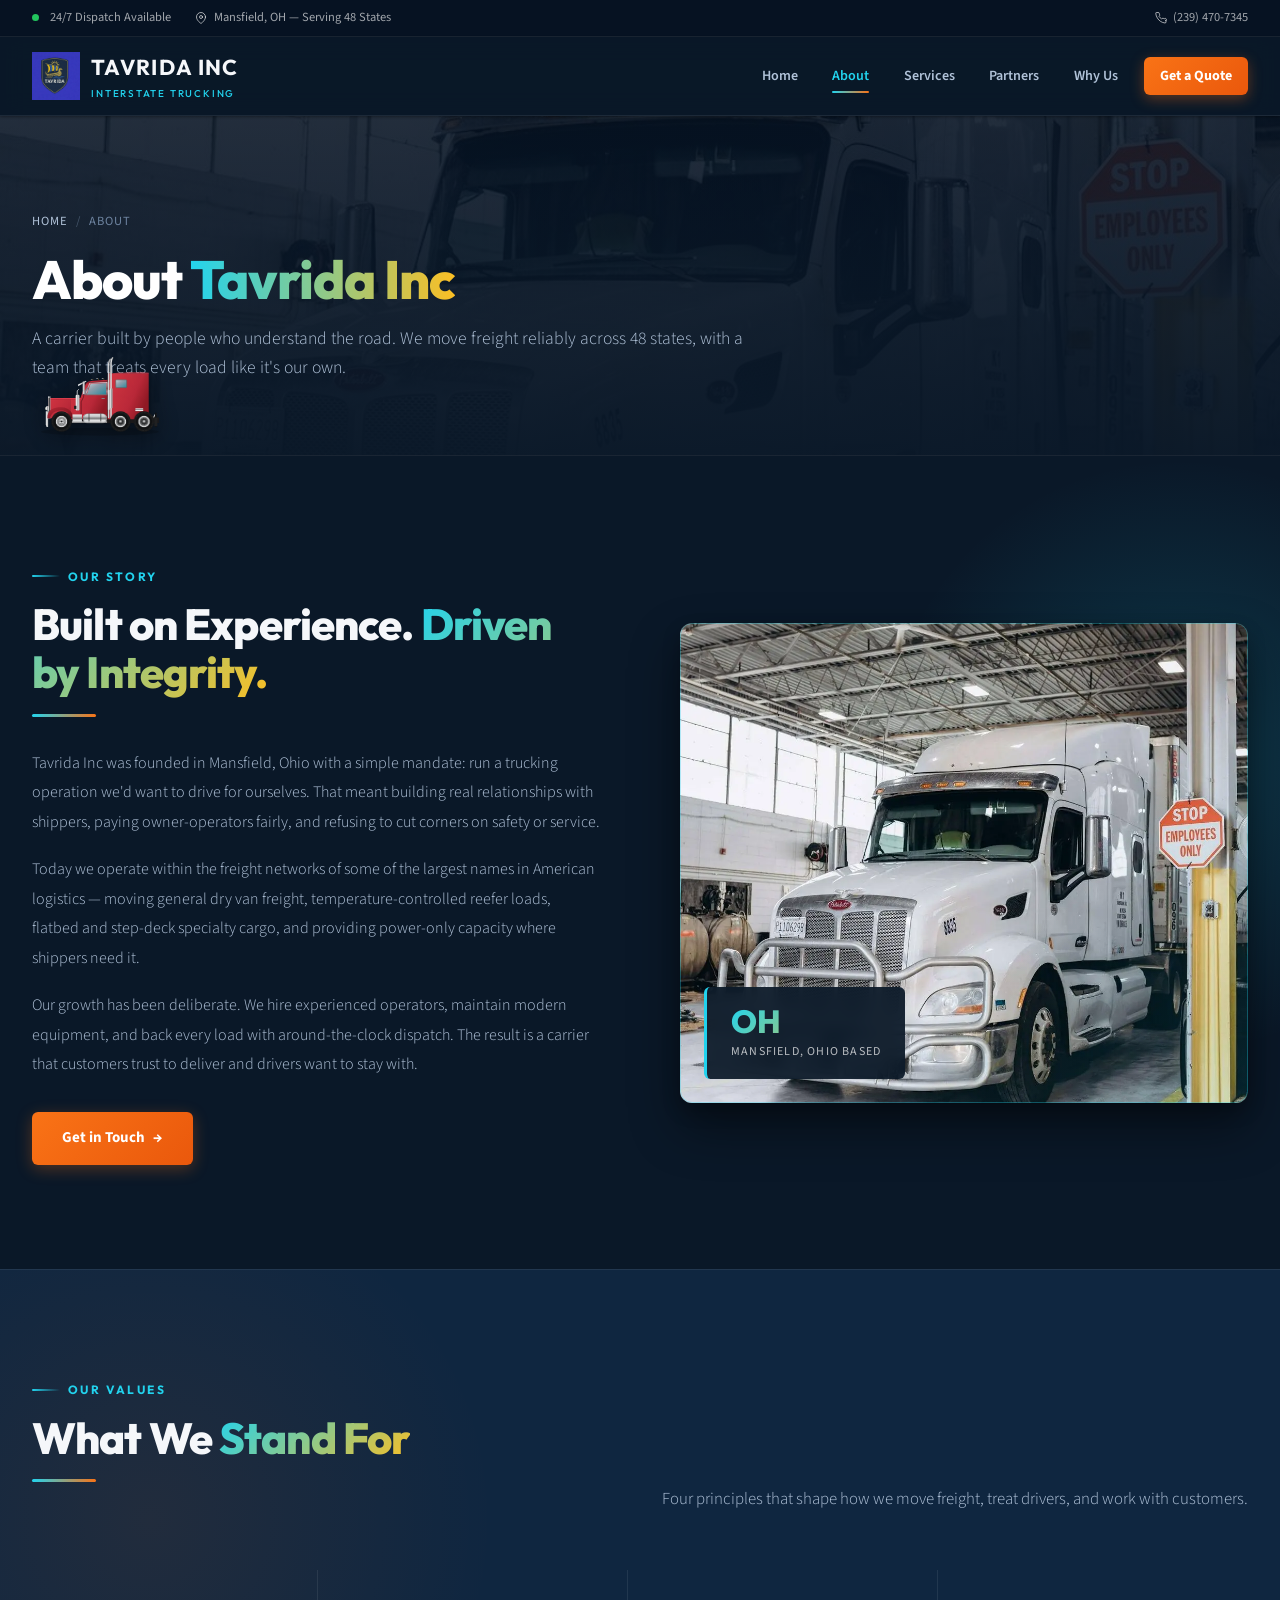
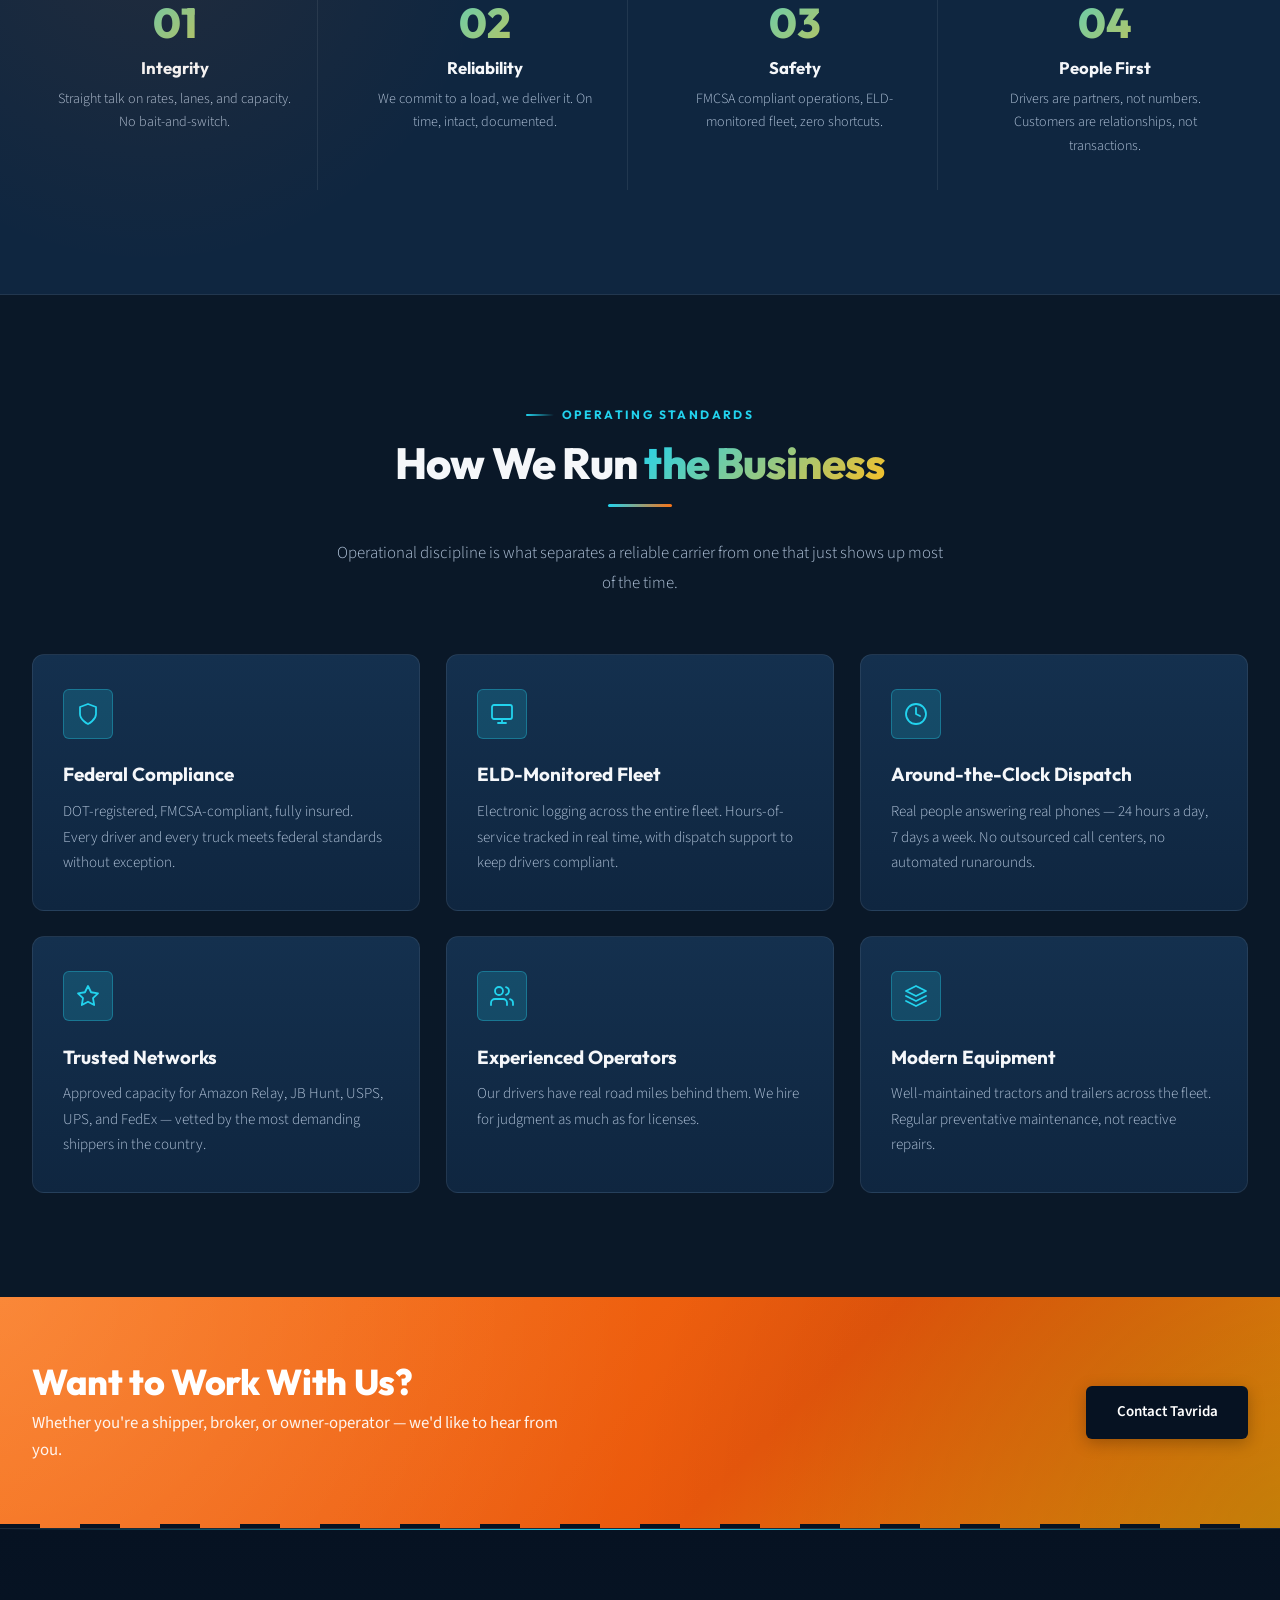
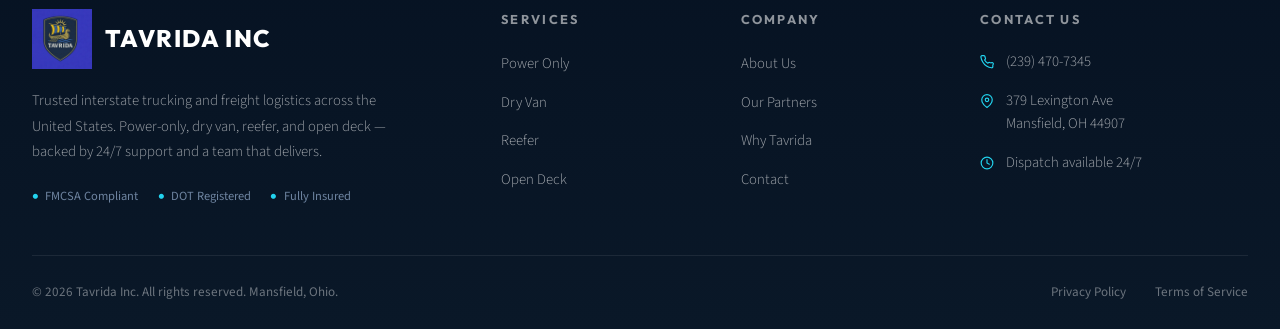
<file: about/index.html>
<!DOCTYPE html>
<html lang="en">
<head>
  <meta charset="UTF-8" />
  <meta name="viewport" content="width=device-width, initial-scale=1.0" />
  <meta name="description" content="About Tavrida Inc — an Ohio-based interstate trucking company built on integrity, experience, and dependable freight execution." />
  <title>About Tavrida Inc | Interstate Trucking Company in Mansfield, OH</title>
  <link rel="canonical" href="https://tavridainc.us/about/" />
  <meta name="robots" content="index, follow, max-image-preview:large" />
  <meta name="author" content="Tavrida Inc" />
  <meta name="theme-color" content="#0a1828" />
  <meta name="geo.region" content="US-OH" />
  <meta name="geo.placename" content="Mansfield, Ohio" />
  <meta property="og:site_name" content="Tavrida Inc" />
  <meta property="og:type" content="website" />
  <meta property="og:title" content="About Tavrida Inc | Interstate Trucking Company" />
  <meta property="og:description" content="An Ohio-based interstate trucking company built on integrity, experience, and dependable freight execution." />
  <meta property="og:url" content="https://tavridainc.us/about/" />
  <meta property="og:image" content="https://tavridainc.us/assets/img/about.jpg" />
  <meta property="og:locale" content="en_US" />
  <meta name="twitter:card" content="summary_large_image" />
  <meta name="twitter:title" content="About Tavrida Inc" />
  <meta name="twitter:description" content="An Ohio-based interstate trucking company built on integrity, experience, and dependable freight execution." />
  <meta name="twitter:image" content="https://tavridainc.us/assets/img/about.jpg" />
  <link rel="preconnect" href="https://fonts.googleapis.com" />
  <link rel="preconnect" href="https://fonts.gstatic.com" crossorigin />
  <link rel="stylesheet" href="https://fonts.googleapis.com/css2?family=Outfit:wght@300;400;500;600;700;800&family=Source+Sans+3:ital,wght@0,9..40,300;0,9..40,400;0,9..40,600;1,9..40,300&display=swap" media="print" onload="this.media='all'" />
  <noscript><link rel="stylesheet" href="https://fonts.googleapis.com/css2?family=Outfit:wght@300;400;500;600;700;800&family=Source+Sans+3:ital,wght@0,9..40,300;0,9..40,400;0,9..40,600;1,9..40,300&display=swap" /></noscript>
  <link rel="icon" type="image/png" href="/Tavrida_Logo_2.png" />
  <link rel="stylesheet" href="/assets/css/site.css?v=20260530a" />
</head>
<body>

  <div class="topbar">
    <div class="topbar-inner">
      <div class="topbar-left">
        <span><span class="live-dot"></span> 24/7 Dispatch Available</span>
        <span><svg viewBox="0 0 24 24"><path d="M21 10c0 7-9 13-9 13s-9-6-9-13a9 9 0 0 1 18 0z"/><circle cx="12" cy="10" r="3"/></svg> Mansfield, OH — Serving 48 States</span>
      </div>
      <div class="topbar-right">
        <a href="tel:2394707345"><svg viewBox="0 0 24 24"><path d="M22 16.92v3a2 2 0 0 1-2.18 2 19.79 19.79 0 0 1-8.63-3.07A19.5 19.5 0 0 1 4.69 12 19.79 19.79 0 0 1 1.61 3.53 2 2 0 0 1 3.58 1h3a2 2 0 0 1 2 1.72c.13.96.36 1.9.7 2.81a2 2 0 0 1-.45 2.11L7.91 8.54a16 16 0 0 0 5.55 5.55l.91-.91a2 2 0 0 1 2.11-.45c.91.34 1.85.57 2.81.7A2 2 0 0 1 22 16.92z"/></svg> (239) 470-7345</a>
      </div>
    </div>
  </div>

  <nav class="site-nav">
    <div class="nav-inner">
      <a href="/" class="nav-logo">
        <img src="/Tavrida_Logo_2.png" alt="Tavrida Inc Logo" />
        <span>TAVRIDA INC<small>INTERSTATE TRUCKING</small></span>
      </a>
      <ul class="nav-links" id="navLinks">
        <li><a href="/">Home</a></li>
        <li><a href="/about/" class="active">About</a></li>
        <li><a href="/services/">Services</a></li>
        <li><a href="/partners/">Partners</a></li>
        <li><a href="/why/">Why Us</a></li>
        <li><a href="/contact/" class="nav-cta">Get a Quote</a></li>
      </ul>
      <div class="hamburger" onclick="toggleNav()"><span></span><span></span><span></span></div>
    </div>
  </nav>

  <main>

  <!-- PAGE HERO -->
  <section class="page-hero" style="--bg:url('/assets/img/about.jpg');">
    <div class="container">
      <div class="breadcrumb"><a href="/">Home</a><span class="sep">/</span>About</div>
      <h1 class="reveal">About <span class="accent">Tavrida Inc</span></h1>
      <p class="lead reveal reveal-delay-1">A carrier built by people who understand the road. We move freight reliably across 48 states, with a team that treats every load like it's our own.</p>
    </div>
    <div class="page-hero-truck" data-truck="page-hero" aria-hidden="true"></div>
  </section>

  <!-- COMPANY STORY -->
  <section class="about">
    <div class="container">
      <div class="about-grid">
        <div class="about-copy reveal-left">
          <div class="eyebrow">Our Story</div>
          <h2 class="section-h">Built on Experience. <span class="accent">Driven by Integrity.</span></h2>
          <div class="section-divider"></div>
          <p>Tavrida Inc was founded in Mansfield, Ohio with a simple mandate: run a trucking operation we'd want to drive for ourselves. That meant building real relationships with shippers, paying owner-operators fairly, and refusing to cut corners on safety or service.</p>
          <p>Today we operate within the freight networks of some of the largest names in American logistics — moving general dry van freight, temperature-controlled reefer loads, flatbed and step-deck specialty cargo, and providing power-only capacity where shippers need it.</p>
          <p>Our growth has been deliberate. We hire experienced operators, maintain modern equipment, and back every load with around-the-clock dispatch. The result is a carrier that customers trust to deliver and drivers want to stay with.</p>
          <a href="/contact/" class="btn btn-primary">Get in Touch</a>
        </div>
        <div class="about-img-wrap reveal-right reveal-delay-2">
          <picture><source type="image/webp" srcset="/assets/img/about.webp"><img src="/assets/img/about.jpg" alt="American semi truck at a logistics yard"  loading="lazy" decoding="async" width="1100" height="1650"/></picture>
          <div class="about-badge">
            <div class="num">OH</div>
            <div class="lbl">Mansfield, Ohio Based</div>
          </div>
        </div>
      </div>
    </div>
  </section>

  <!-- VALUES GRID -->
  <section class="services">
    <div class="container">
      <div class="services-header">
        <div class="reveal">
          <div class="eyebrow">Our Values</div>
          <h2 class="section-h">What We <span class="accent">Stand For</span></h2>
          <div class="section-divider"></div>
        </div>
        <p class="section-sub reveal reveal-delay-1">Four principles that shape how we move freight, treat drivers, and work with customers.</p>
      </div>
      <div class="values-grid">
        <div class="value-item reveal">
          <div class="v-num">01</div>
          <h4>Integrity</h4>
          <p>Straight talk on rates, lanes, and capacity. No bait-and-switch.</p>
        </div>
        <div class="value-item reveal reveal-delay-1">
          <div class="v-num">02</div>
          <h4>Reliability</h4>
          <p>We commit to a load, we deliver it. On time, intact, documented.</p>
        </div>
        <div class="value-item reveal reveal-delay-2">
          <div class="v-num">03</div>
          <h4>Safety</h4>
          <p>FMCSA compliant operations, ELD-monitored fleet, zero shortcuts.</p>
        </div>
        <div class="value-item reveal reveal-delay-3">
          <div class="v-num">04</div>
          <h4>People First</h4>
          <p>Drivers are partners, not numbers. Customers are relationships, not transactions.</p>
        </div>
      </div>
    </div>
  </section>

  <!-- FEATURE GRID -->
  <section class="partners">
    <div class="container">
      <div class="partners-hd center reveal">
        <div class="eyebrow">Operating Standards</div>
        <h2 class="section-h">How We Run <span class="accent">the Business</span></h2>
        <div class="section-divider section-divider-center"></div>
        <p class="section-sub" style="margin: 0 auto;">Operational discipline is what separates a reliable carrier from one that just shows up most of the time.</p>
      </div>
      <div class="feature-grid">
        <div class="feature-card reveal">
          <div class="feature-icon"><svg viewBox="0 0 24 24"><path d="M12 22s8-4 8-10V5l-8-3-8 3v7c0 6 8 10 8 10z"/></svg></div>
          <h3>Federal Compliance</h3>
          <p>DOT-registered, FMCSA-compliant, fully insured. Every driver and every truck meets federal standards without exception.</p>
        </div>
        <div class="feature-card reveal reveal-delay-1">
          <div class="feature-icon"><svg viewBox="0 0 24 24"><rect x="2" y="3" width="20" height="14" rx="2"/><line x1="8" y1="21" x2="16" y2="21"/><line x1="12" y1="17" x2="12" y2="21"/></svg></div>
          <h3>ELD-Monitored Fleet</h3>
          <p>Electronic logging across the entire fleet. Hours-of-service tracked in real time, with dispatch support to keep drivers compliant.</p>
        </div>
        <div class="feature-card reveal reveal-delay-2">
          <div class="feature-icon"><svg viewBox="0 0 24 24"><circle cx="12" cy="12" r="10"/><polyline points="12 6 12 12 16 14"/></svg></div>
          <h3>Around-the-Clock Dispatch</h3>
          <p>Real people answering real phones — 24 hours a day, 7 days a week. No outsourced call centers, no automated runarounds.</p>
        </div>
        <div class="feature-card reveal">
          <div class="feature-icon"><svg viewBox="0 0 24 24"><polygon points="12 2 15.09 8.26 22 9.27 17 14.14 18.18 21.02 12 17.77 5.82 21.02 7 14.14 2 9.27 8.91 8.26 12 2"/></svg></div>
          <h3>Trusted Networks</h3>
          <p>Approved capacity for Amazon Relay, JB Hunt, USPS, UPS, and FedEx — vetted by the most demanding shippers in the country.</p>
        </div>
        <div class="feature-card reveal reveal-delay-1">
          <div class="feature-icon"><svg viewBox="0 0 24 24"><path d="M17 21v-2a4 4 0 0 0-4-4H5a4 4 0 0 0-4 4v2"/><circle cx="9" cy="7" r="4"/><path d="M23 21v-2a4 4 0 0 0-3-3.87M16 3.13a4 4 0 0 1 0 7.75"/></svg></div>
          <h3>Experienced Operators</h3>
          <p>Our drivers have real road miles behind them. We hire for judgment as much as for licenses.</p>
        </div>
        <div class="feature-card reveal reveal-delay-2">
          <div class="feature-icon"><svg viewBox="0 0 24 24"><path d="M12 2L2 7l10 5 10-5-10-5z"/><path d="M2 17l10 5 10-5"/><path d="M2 12l10 5 10-5"/></svg></div>
          <h3>Modern Equipment</h3>
          <p>Well-maintained tractors and trailers across the fleet. Regular preventative maintenance, not reactive repairs.</p>
        </div>
      </div>
    </div>
  </section>

  <!-- CTA STRIP -->
  <div class="cta-strip">
    <div class="cta-strip-inner">
      <div>
        <h2>Want to Work With Us?</h2>
        <p>Whether you're a shipper, broker, or owner-operator — we'd like to hear from you.</p>
      </div>
      <a href="/contact/" class="btn">Contact Tavrida</a>
    </div>
  </div>

  <!-- FOOTER -->
  </main>
  <footer class="site-footer">
    <div class="container">
      <div class="footer-grid">
        <div class="footer-brand">
          <div class="footer-logo">
            <img src="/Tavrida_Logo_2.png" alt="Tavrida Inc Logo" />
            TAVRIDA INC
          </div>
          <p>Trusted interstate trucking and freight logistics across the United States. Power-only, dry van, reefer, and open deck — backed by 24/7 support and a team that delivers.</p>
          <div class="dot-list"><span>FMCSA Compliant</span><span>DOT Registered</span><span>Fully Insured</span></div>
        </div>
        <div class="footer-col">
          <h4>Services</h4>
          <ul>
            <li><a href="/services/#power-only">Power Only</a></li>
            <li><a href="/services/#dry-van">Dry Van</a></li>
            <li><a href="/services/#reefer">Reefer</a></li>
            <li><a href="/services/#open-deck">Open Deck</a></li>
          </ul>
        </div>
        <div class="footer-col">
          <h4>Company</h4>
          <ul>
            <li><a href="/about/">About Us</a></li>
            <li><a href="/partners/">Our Partners</a></li>
            <li><a href="/why/">Why Tavrida</a></li>
            <li><a href="/contact/">Contact</a></li>
          </ul>
        </div>
        <div class="footer-col">
          <h4>Contact Us</h4>
          <div class="fcr"><svg viewBox="0 0 24 24"><path d="M22 16.92v3a2 2 0 0 1-2.18 2 19.79 19.79 0 0 1-8.63-3.07A19.5 19.5 0 0 1 4.69 12 19.79 19.79 0 0 1 1.61 3.53 2 2 0 0 1 3.58 1h3a2 2 0 0 1 2 1.72c.13.96.36 1.9.7 2.81a2 2 0 0 1-.45 2.11L7.91 8.54a16 16 0 0 0 5.55 5.55l.91-.91a2 2 0 0 1 2.11-.45c.91.34 1.85.57 2.81.7A2 2 0 0 1 22 16.92z"/></svg><a href="tel:2394707345">(239) 470-7345</a></div>
          <div class="fcr"><svg viewBox="0 0 24 24"><path d="M21 10c0 7-9 13-9 13s-9-6-9-13a9 9 0 0 1 18 0z"/><circle cx="12" cy="10" r="3"/></svg><span>379 Lexington Ave<br>Mansfield, OH 44907</span></div>
          <div class="fcr"><svg viewBox="0 0 24 24"><circle cx="12" cy="12" r="10"/><polyline points="12 6 12 12 16 14"/></svg><span>Dispatch available 24/7</span></div>
        </div>
      </div>
      <hr class="footer-divider" />
      <div class="footer-bottom">
        <p>&copy; 2026 Tavrida Inc. All rights reserved. Mansfield, Ohio.</p>
        <div class="footer-btm-links"><a href="#">Privacy Policy</a><a href="#">Terms of Service</a></div>
      </div>
    </div>
  </footer>

  <script src="/assets/js/site.js?v=20260530a"></script>
</body>
</html>
</file>
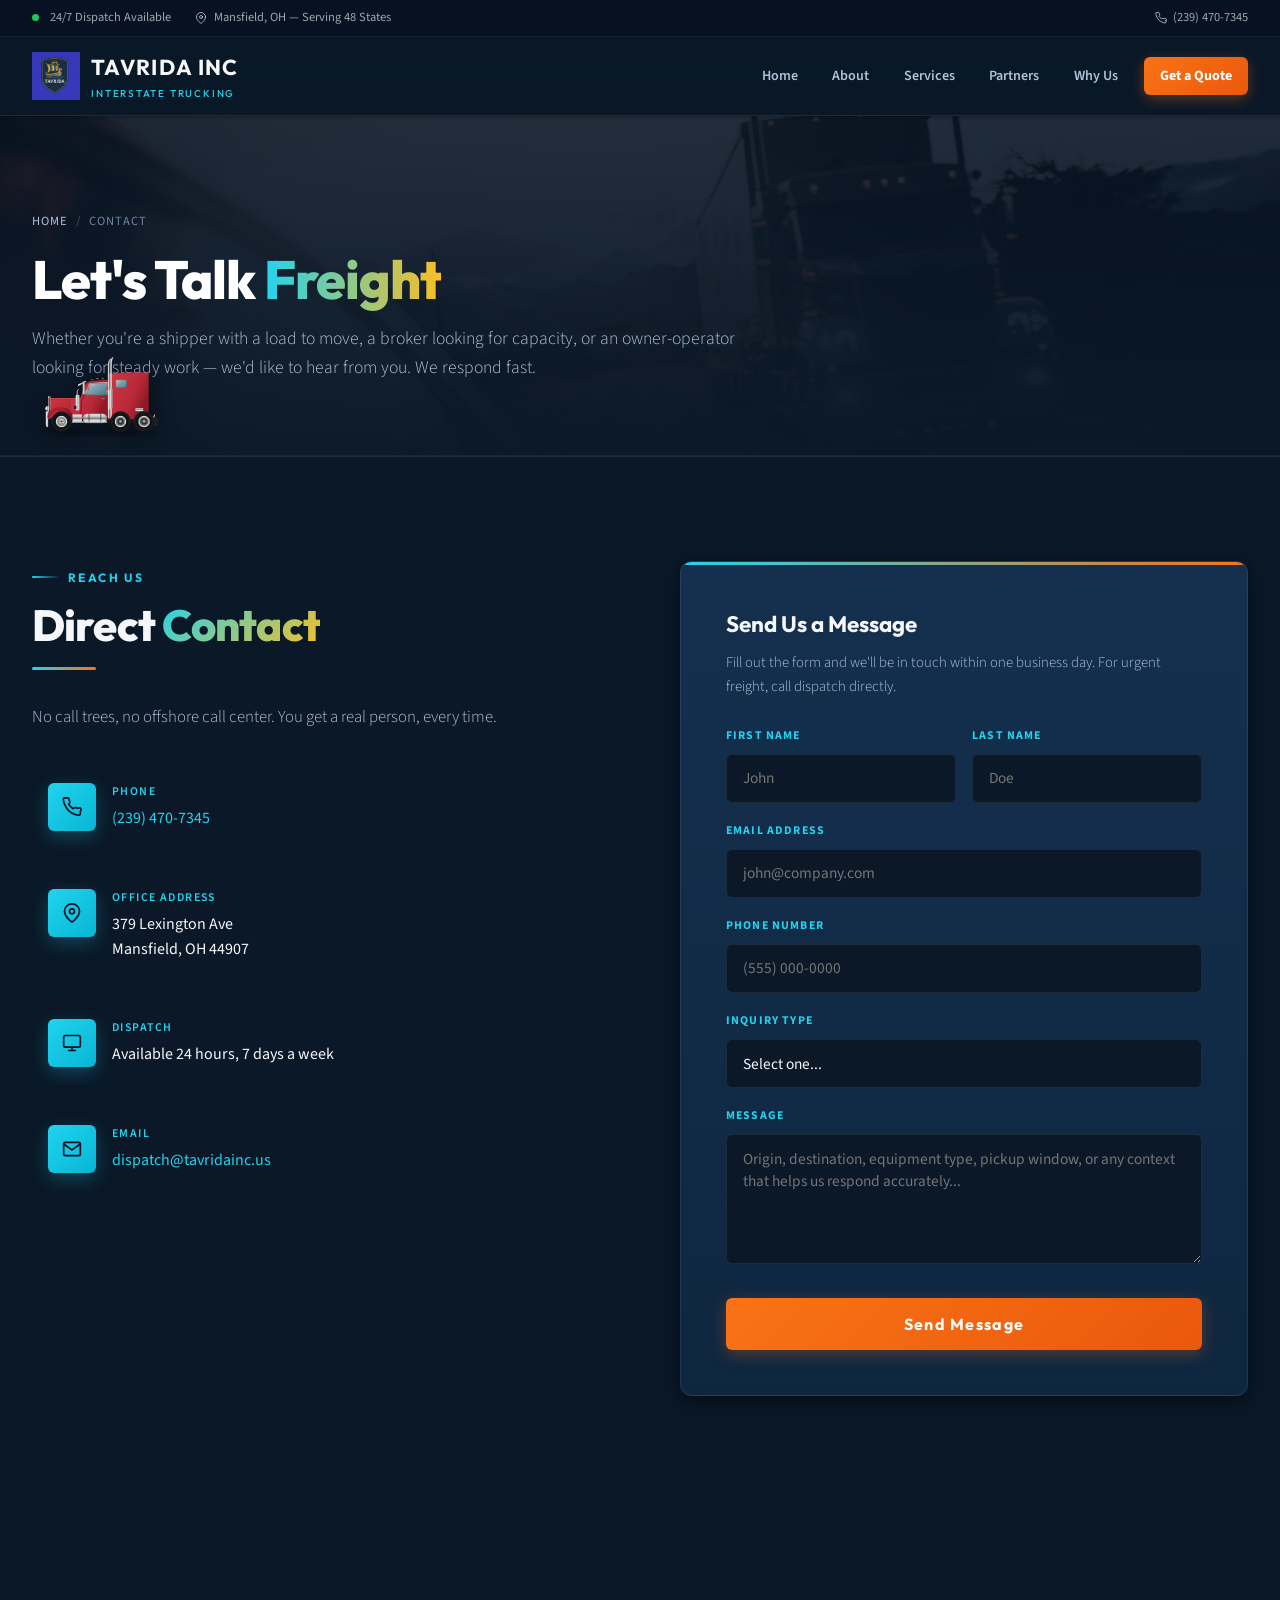
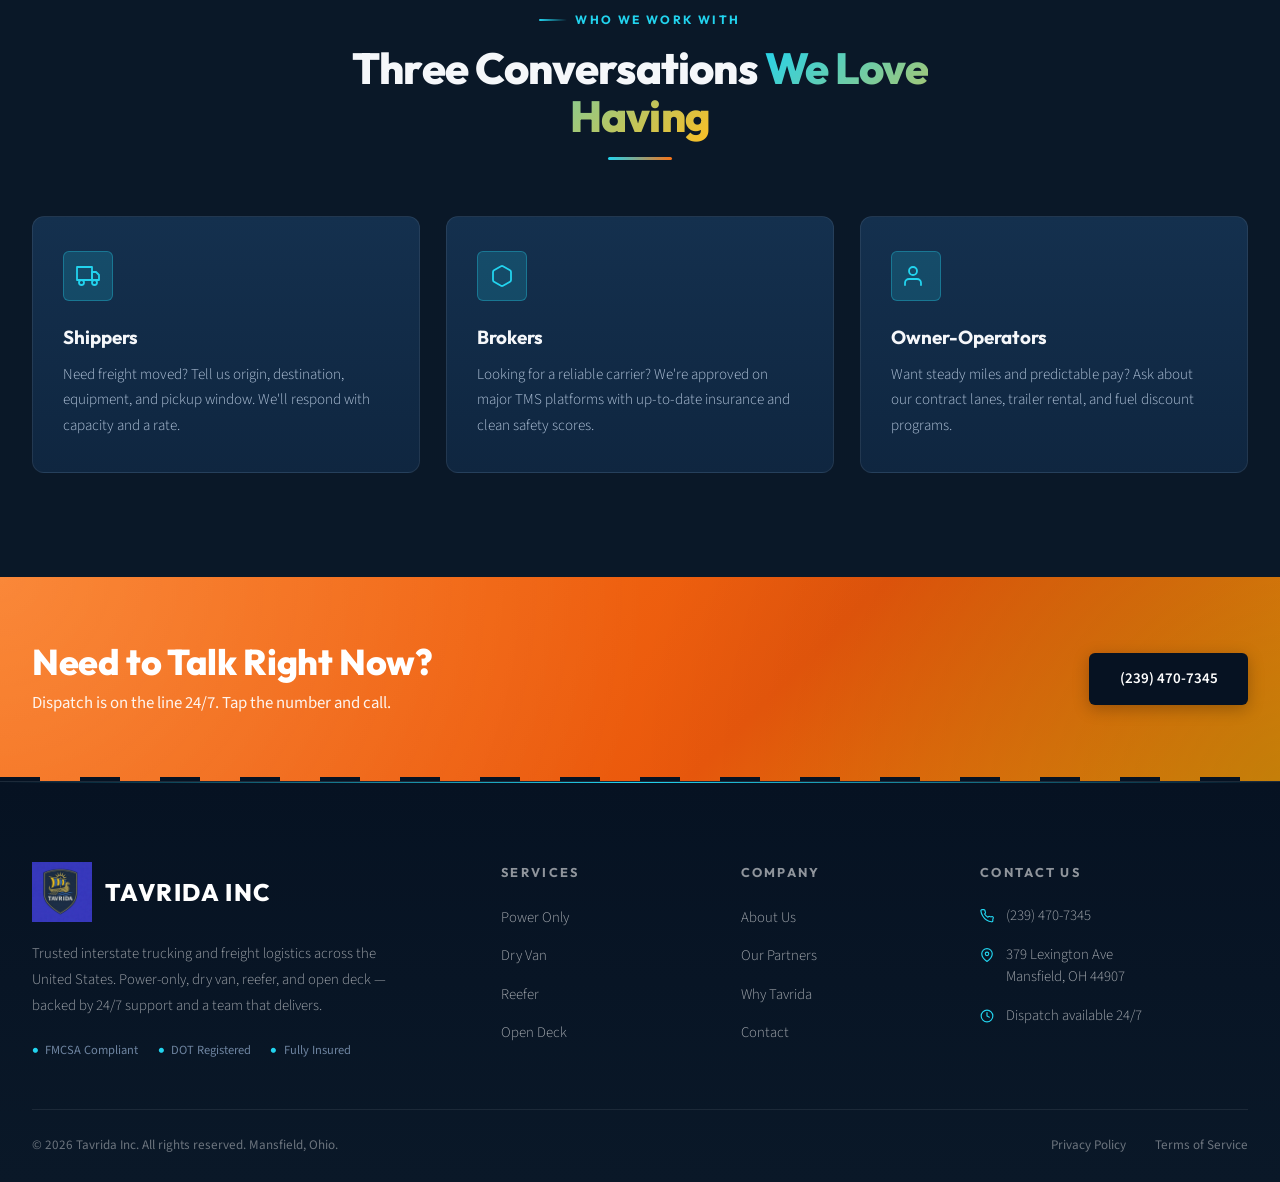
<file: contact/index.html>
<!DOCTYPE html>
<html lang="en">
<head>
  <meta charset="UTF-8" />
  <meta name="viewport" content="width=device-width, initial-scale=1.0" />
  <meta name="description" content="Contact Tavrida Inc — request a freight quote, ask about owner-operator opportunities, or reach dispatch any time." />
  <title>Contact Tavrida Inc | Get a Freight Quote | Mansfield, OH</title>
  <link rel="canonical" href="https://tavridainc.us/contact/" />
  <meta name="robots" content="index, follow, max-image-preview:large" />
  <meta name="author" content="Tavrida Inc" />
  <meta name="theme-color" content="#0a1828" />
  <meta name="geo.region" content="US-OH" />
  <meta name="geo.placename" content="Mansfield, Ohio" />
  <meta name="geo.position" content="40.7567;-82.5154" />
  <meta name="ICBM" content="40.7567, -82.5154" />
  <meta property="og:site_name" content="Tavrida Inc" />
  <meta property="og:type" content="website" />
  <meta property="og:title" content="Contact Tavrida Inc | Get a Freight Quote" />
  <meta property="og:description" content="Request a freight quote, ask about owner-operator opportunities, or reach 24/7 dispatch. Call (239) 470-7345." />
  <meta property="og:url" content="https://tavridainc.us/contact/" />
  <meta property="og:image" content="https://tavridainc.us/assets/img/band.jpg" />
  <meta property="og:locale" content="en_US" />
  <meta name="twitter:card" content="summary_large_image" />
  <meta name="twitter:title" content="Contact Tavrida Inc" />
  <meta name="twitter:description" content="Request a freight quote or reach 24/7 dispatch. Call (239) 470-7345." />
  <meta name="twitter:image" content="https://tavridainc.us/assets/img/band.jpg" />
  <link rel="preconnect" href="https://fonts.googleapis.com" />
  <link rel="preconnect" href="https://fonts.gstatic.com" crossorigin />
  <link rel="stylesheet" href="https://fonts.googleapis.com/css2?family=Outfit:wght@300;400;500;600;700;800&family=Source+Sans+3:ital,wght@0,9..40,300;0,9..40,400;0,9..40,600;1,9..40,300&display=swap" media="print" onload="this.media='all'" />
  <noscript><link rel="stylesheet" href="https://fonts.googleapis.com/css2?family=Outfit:wght@300;400;500;600;700;800&family=Source+Sans+3:ital,wght@0,9..40,300;0,9..40,400;0,9..40,600;1,9..40,300&display=swap" /></noscript>
  <link rel="icon" type="image/png" href="/Tavrida_Logo_2.png" />
  <link rel="stylesheet" href="/assets/css/site.css?v=20260530a" />
</head>
<body>

  <div class="topbar">
    <div class="topbar-inner">
      <div class="topbar-left">
        <span><span class="live-dot"></span> 24/7 Dispatch Available</span>
        <span><svg viewBox="0 0 24 24"><path d="M21 10c0 7-9 13-9 13s-9-6-9-13a9 9 0 0 1 18 0z"/><circle cx="12" cy="10" r="3"/></svg> Mansfield, OH — Serving 48 States</span>
      </div>
      <div class="topbar-right">
        <a href="tel:2394707345"><svg viewBox="0 0 24 24"><path d="M22 16.92v3a2 2 0 0 1-2.18 2 19.79 19.79 0 0 1-8.63-3.07A19.5 19.5 0 0 1 4.69 12 19.79 19.79 0 0 1 1.61 3.53 2 2 0 0 1 3.58 1h3a2 2 0 0 1 2 1.72c.13.96.36 1.9.7 2.81a2 2 0 0 1-.45 2.11L7.91 8.54a16 16 0 0 0 5.55 5.55l.91-.91a2 2 0 0 1 2.11-.45c.91.34 1.85.57 2.81.7A2 2 0 0 1 22 16.92z"/></svg> (239) 470-7345</a>
      </div>
    </div>
  </div>

  <nav class="site-nav">
    <div class="nav-inner">
      <a href="/" class="nav-logo">
        <img src="/Tavrida_Logo_2.png" alt="Tavrida Inc Logo" />
        <span>TAVRIDA INC<small>INTERSTATE TRUCKING</small></span>
      </a>
      <ul class="nav-links" id="navLinks">
        <li><a href="/">Home</a></li>
        <li><a href="/about/">About</a></li>
        <li><a href="/services/">Services</a></li>
        <li><a href="/partners/">Partners</a></li>
        <li><a href="/why/">Why Us</a></li>
        <li><a href="/contact/" class="nav-cta active">Get a Quote</a></li>
      </ul>
      <div class="hamburger" onclick="toggleNav()"><span></span><span></span><span></span></div>
    </div>
  </nav>

  <main>

  <section class="page-hero" style="--bg:url('/assets/img/band.jpg');">
    <div class="container">
      <div class="breadcrumb"><a href="/">Home</a><span class="sep">/</span>Contact</div>
      <h1 class="reveal">Let's Talk <span class="accent">Freight</span></h1>
      <p class="lead reveal reveal-delay-1">Whether you're a shipper with a load to move, a broker looking for capacity, or an owner-operator looking for steady work — we'd like to hear from you. We respond fast.</p>
    </div>
    <div class="page-hero-truck" data-truck="page-hero" aria-hidden="true"></div>
  </section>

  <!-- CONTACT -->
  <section class="contact">
    <div class="container">
      <div class="contact-grid">
        <div class="contact-info reveal-left">
          <div class="eyebrow">Reach Us</div>
          <h2 class="section-h">Direct <span class="accent">Contact</span></h2>
          <div class="section-divider"></div>
          <p class="lead">No call trees, no offshore call center. You get a real person, every time.</p>
          <div class="cinfo-item">
            <div class="cinfo-icon"><svg viewBox="0 0 24 24"><path d="M22 16.92v3a2 2 0 0 1-2.18 2 19.79 19.79 0 0 1-8.63-3.07A19.5 19.5 0 0 1 4.69 12 19.79 19.79 0 0 1 1.61 3.53 2 2 0 0 1 3.58 1h3a2 2 0 0 1 2 1.72c.13.96.36 1.9.7 2.81a2 2 0 0 1-.45 2.11L7.91 8.54a16 16 0 0 0 5.55 5.55l.91-.91a2 2 0 0 1 2.11-.45c.91.34 1.85.57 2.81.7A2 2 0 0 1 22 16.92z"/></svg></div>
            <div><div class="cinfo-label">Phone</div><div class="cinfo-value"><a href="tel:2394707345">(239) 470-7345</a></div></div>
          </div>
          <div class="cinfo-item">
            <div class="cinfo-icon"><svg viewBox="0 0 24 24"><path d="M21 10c0 7-9 13-9 13s-9-6-9-13a9 9 0 0 1 18 0z"/><circle cx="12" cy="10" r="3"/></svg></div>
            <div><div class="cinfo-label">Office Address</div><div class="cinfo-value">379 Lexington Ave<br>Mansfield, OH 44907</div></div>
          </div>
          <div class="cinfo-item">
            <div class="cinfo-icon"><svg viewBox="0 0 24 24"><rect x="2" y="3" width="20" height="14" rx="2"/><line x1="8" y1="21" x2="16" y2="21"/><line x1="12" y1="17" x2="12" y2="21"/></svg></div>
            <div><div class="cinfo-label">Dispatch</div><div class="cinfo-value">Available 24 hours, 7 days a week</div></div>
          </div>
          <div class="cinfo-item">
            <div class="cinfo-icon"><svg viewBox="0 0 24 24"><path d="M4 4h16c1.1 0 2 .9 2 2v12c0 1.1-.9 2-2 2H4c-1.1 0-2-.9-2-2V6c0-1.1.9-2 2-2z"/><polyline points="22,6 12,13 2,6"/></svg></div>
            <div><div class="cinfo-label">Email</div><div class="cinfo-value"><a href="mailto:dispatch@tavridainc.us">dispatch@tavridainc.us</a></div></div>
          </div>
        </div>
        <div class="reveal-right reveal-delay-2">
          <div class="contact-form">
            <h3>Send Us a Message</h3>
            <p class="sub">Fill out the form and we'll be in touch within one business day. For urgent freight, call dispatch directly.</p>
            <div class="form-row">
              <div class="form-group"><label>First Name</label><input type="text" placeholder="John" /></div>
              <div class="form-group"><label>Last Name</label><input type="text" placeholder="Doe" /></div>
            </div>
            <div class="form-group"><label>Email Address</label><input type="email" placeholder="john@company.com" /></div>
            <div class="form-group"><label>Phone Number</label><input type="tel" placeholder="(555) 000-0000" /></div>
            <div class="form-group">
              <label>Inquiry Type</label>
              <select>
                <option value="">Select one...</option>
                <option>Freight Quote</option>
                <option>Owner-Operator Inquiry</option>
                <option>Brokerage / Partnership</option>
                <option>General Question</option>
              </select>
            </div>
            <div class="form-group"><label>Message</label><textarea placeholder="Origin, destination, equipment type, pickup window, or any context that helps us respond accurately..."></textarea></div>
            <button class="form-submit" onclick="handleSubmit(event)">Send Message</button>
          </div>
        </div>
      </div>
    </div>
  </section>

  <!-- THREE-WAY CTA -->
  <section class="partners">
    <div class="container">
      <div class="partners-hd center reveal">
        <div class="eyebrow">Who We Work With</div>
        <h2 class="section-h">Three Conversations <span class="accent">We Love Having</span></h2>
        <div class="section-divider section-divider-center"></div>
      </div>
      <div class="feature-grid">
        <div class="feature-card reveal">
          <div class="feature-icon"><svg viewBox="0 0 24 24"><rect x="1" y="3" width="15" height="13"/><polygon points="16 8 20 8 23 11 23 16 16 16 16 8"/><circle cx="5.5" cy="18.5" r="2.5"/><circle cx="18.5" cy="18.5" r="2.5"/></svg></div>
          <h3>Shippers</h3>
          <p>Need freight moved? Tell us origin, destination, equipment, and pickup window. We'll respond with capacity and a rate.</p>
        </div>
        <div class="feature-card reveal reveal-delay-1">
          <div class="feature-icon"><svg viewBox="0 0 24 24"><path d="M21 16V8a2 2 0 0 0-1-1.73l-7-4a2 2 0 0 0-2 0l-7 4A2 2 0 0 0 3 8v8a2 2 0 0 0 1 1.73l7 4a2 2 0 0 0 2 0l7-4A2 2 0 0 0 21 16z"/></svg></div>
          <h3>Brokers</h3>
          <p>Looking for a reliable carrier? We're approved on major TMS platforms with up-to-date insurance and clean safety scores.</p>
        </div>
        <div class="feature-card reveal reveal-delay-2">
          <div class="feature-icon"><svg viewBox="0 0 24 24"><path d="M17 21v-2a4 4 0 0 0-4-4H5a4 4 0 0 0-4 4v2"/><circle cx="9" cy="7" r="4"/></svg></div>
          <h3>Owner-Operators</h3>
          <p>Want steady miles and predictable pay? Ask about our contract lanes, trailer rental, and fuel discount programs.</p>
        </div>
      </div>
    </div>
  </section>

  <div class="cta-strip">
    <div class="cta-strip-inner">
      <div>
        <h2>Need to Talk Right Now?</h2>
        <p>Dispatch is on the line 24/7. Tap the number and call.</p>
      </div>
      <a href="tel:2394707345" class="btn">(239) 470-7345</a>
    </div>
  </div>

  </main>

  <footer class="site-footer">
    <div class="container">
      <div class="footer-grid">
        <div class="footer-brand">
          <div class="footer-logo"><img src="/Tavrida_Logo_2.png" alt="Tavrida Inc Logo" />TAVRIDA INC</div>
          <p>Trusted interstate trucking and freight logistics across the United States. Power-only, dry van, reefer, and open deck — backed by 24/7 support and a team that delivers.</p>
          <div class="dot-list"><span>FMCSA Compliant</span><span>DOT Registered</span><span>Fully Insured</span></div>
        </div>
        <div class="footer-col">
          <h4>Services</h4>
          <ul>
            <li><a href="/services/#power-only">Power Only</a></li>
            <li><a href="/services/#dry-van">Dry Van</a></li>
            <li><a href="/services/#reefer">Reefer</a></li>
            <li><a href="/services/#open-deck">Open Deck</a></li>
          </ul>
        </div>
        <div class="footer-col">
          <h4>Company</h4>
          <ul>
            <li><a href="/about/">About Us</a></li>
            <li><a href="/partners/">Our Partners</a></li>
            <li><a href="/why/">Why Tavrida</a></li>
            <li><a href="/contact/">Contact</a></li>
          </ul>
        </div>
        <div class="footer-col">
          <h4>Contact Us</h4>
          <div class="fcr"><svg viewBox="0 0 24 24"><path d="M22 16.92v3a2 2 0 0 1-2.18 2 19.79 19.79 0 0 1-8.63-3.07A19.5 19.5 0 0 1 4.69 12 19.79 19.79 0 0 1 1.61 3.53 2 2 0 0 1 3.58 1h3a2 2 0 0 1 2 1.72c.13.96.36 1.9.7 2.81a2 2 0 0 1-.45 2.11L7.91 8.54a16 16 0 0 0 5.55 5.55l.91-.91a2 2 0 0 1 2.11-.45c.91.34 1.85.57 2.81.7A2 2 0 0 1 22 16.92z"/></svg><a href="tel:2394707345">(239) 470-7345</a></div>
          <div class="fcr"><svg viewBox="0 0 24 24"><path d="M21 10c0 7-9 13-9 13s-9-6-9-13a9 9 0 0 1 18 0z"/><circle cx="12" cy="10" r="3"/></svg><span>379 Lexington Ave<br>Mansfield, OH 44907</span></div>
          <div class="fcr"><svg viewBox="0 0 24 24"><circle cx="12" cy="12" r="10"/><polyline points="12 6 12 12 16 14"/></svg><span>Dispatch available 24/7</span></div>
        </div>
      </div>
      <hr class="footer-divider" />
      <div class="footer-bottom">
        <p>&copy; 2026 Tavrida Inc. All rights reserved. Mansfield, Ohio.</p>
        <div class="footer-btm-links"><a href="#">Privacy Policy</a><a href="#">Terms of Service</a></div>
      </div>
    </div>
  </footer>

  <script src="/assets/js/site.js?v=20260530a"></script>
  <script>
    function handleSubmit(e) {
      e.preventDefault();
      const btn = e.target;
      btn.textContent = "Message Sent — We'll Be in Touch";
      btn.style.background = '#22c55e';
      setTimeout(() => { btn.textContent = 'Send Message'; btn.style.background = ''; }, 4000);
    }
  </script>
</body>
</html>
</file>
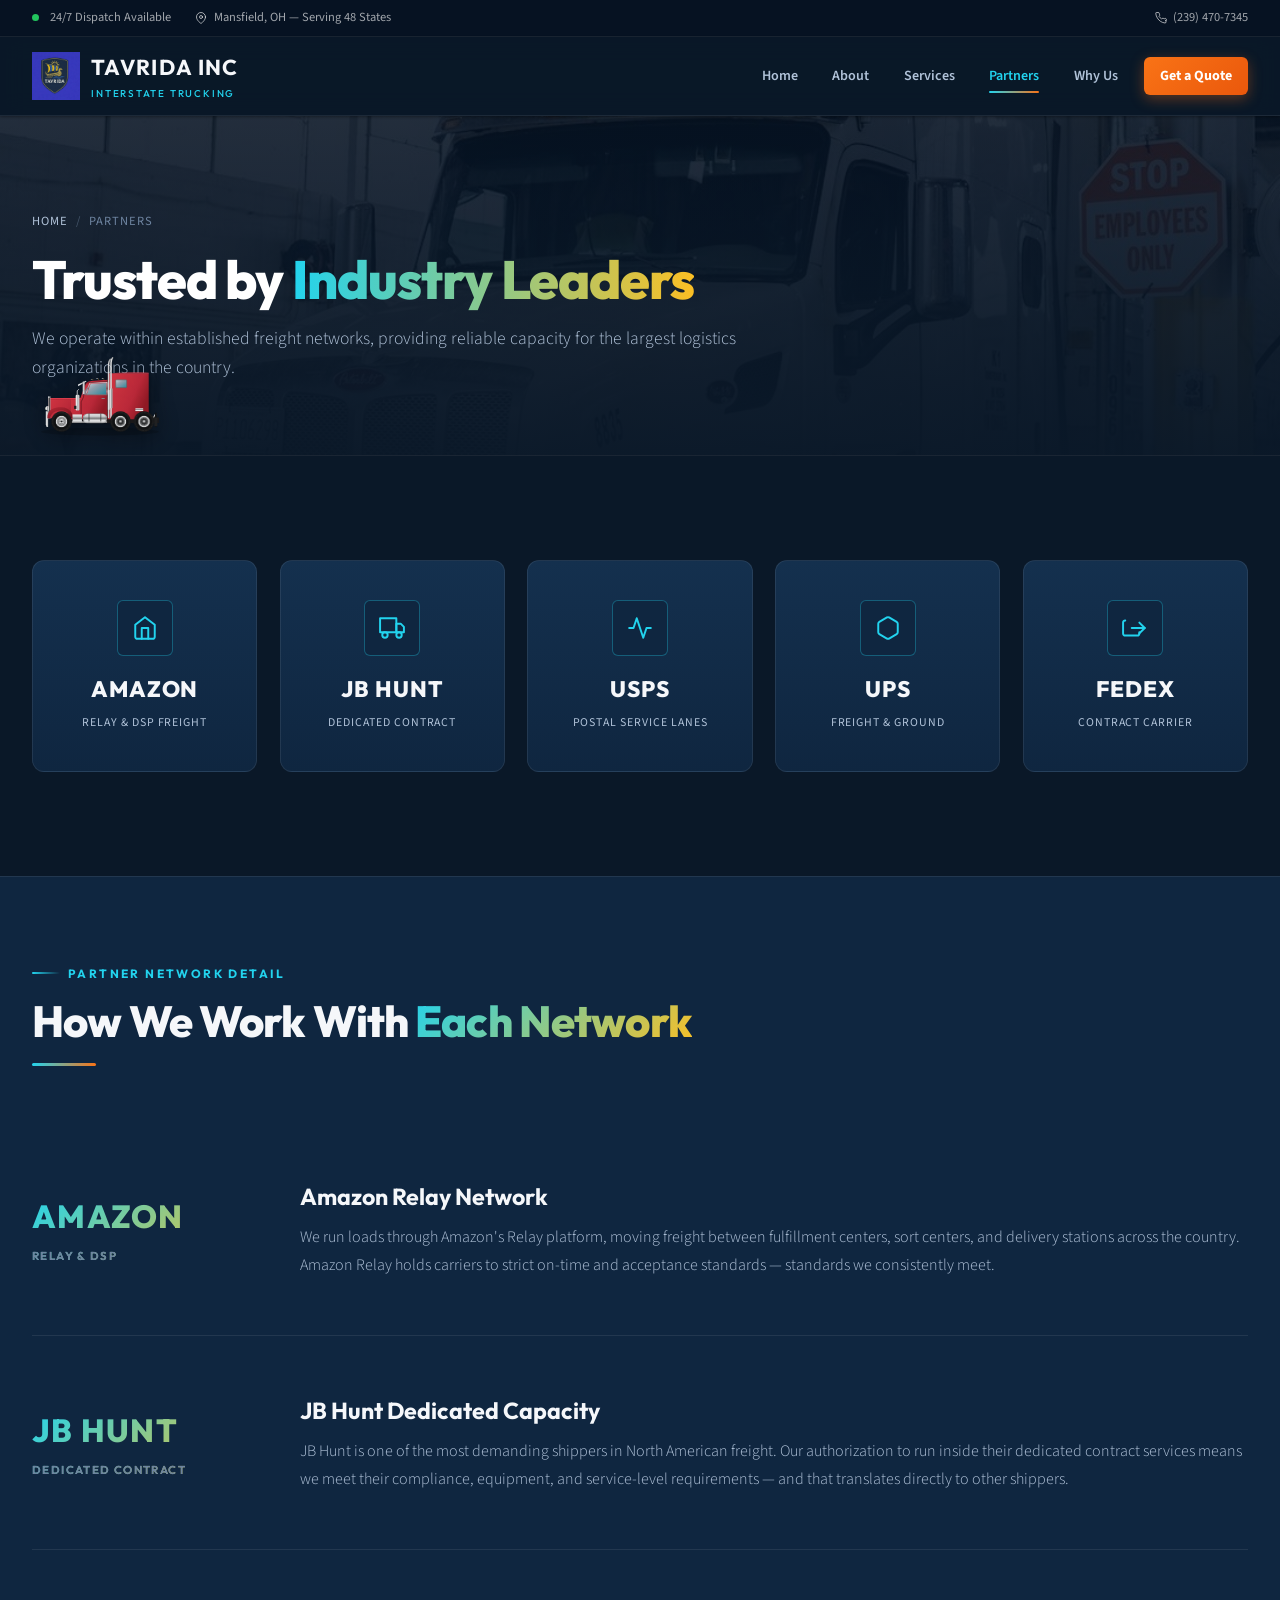
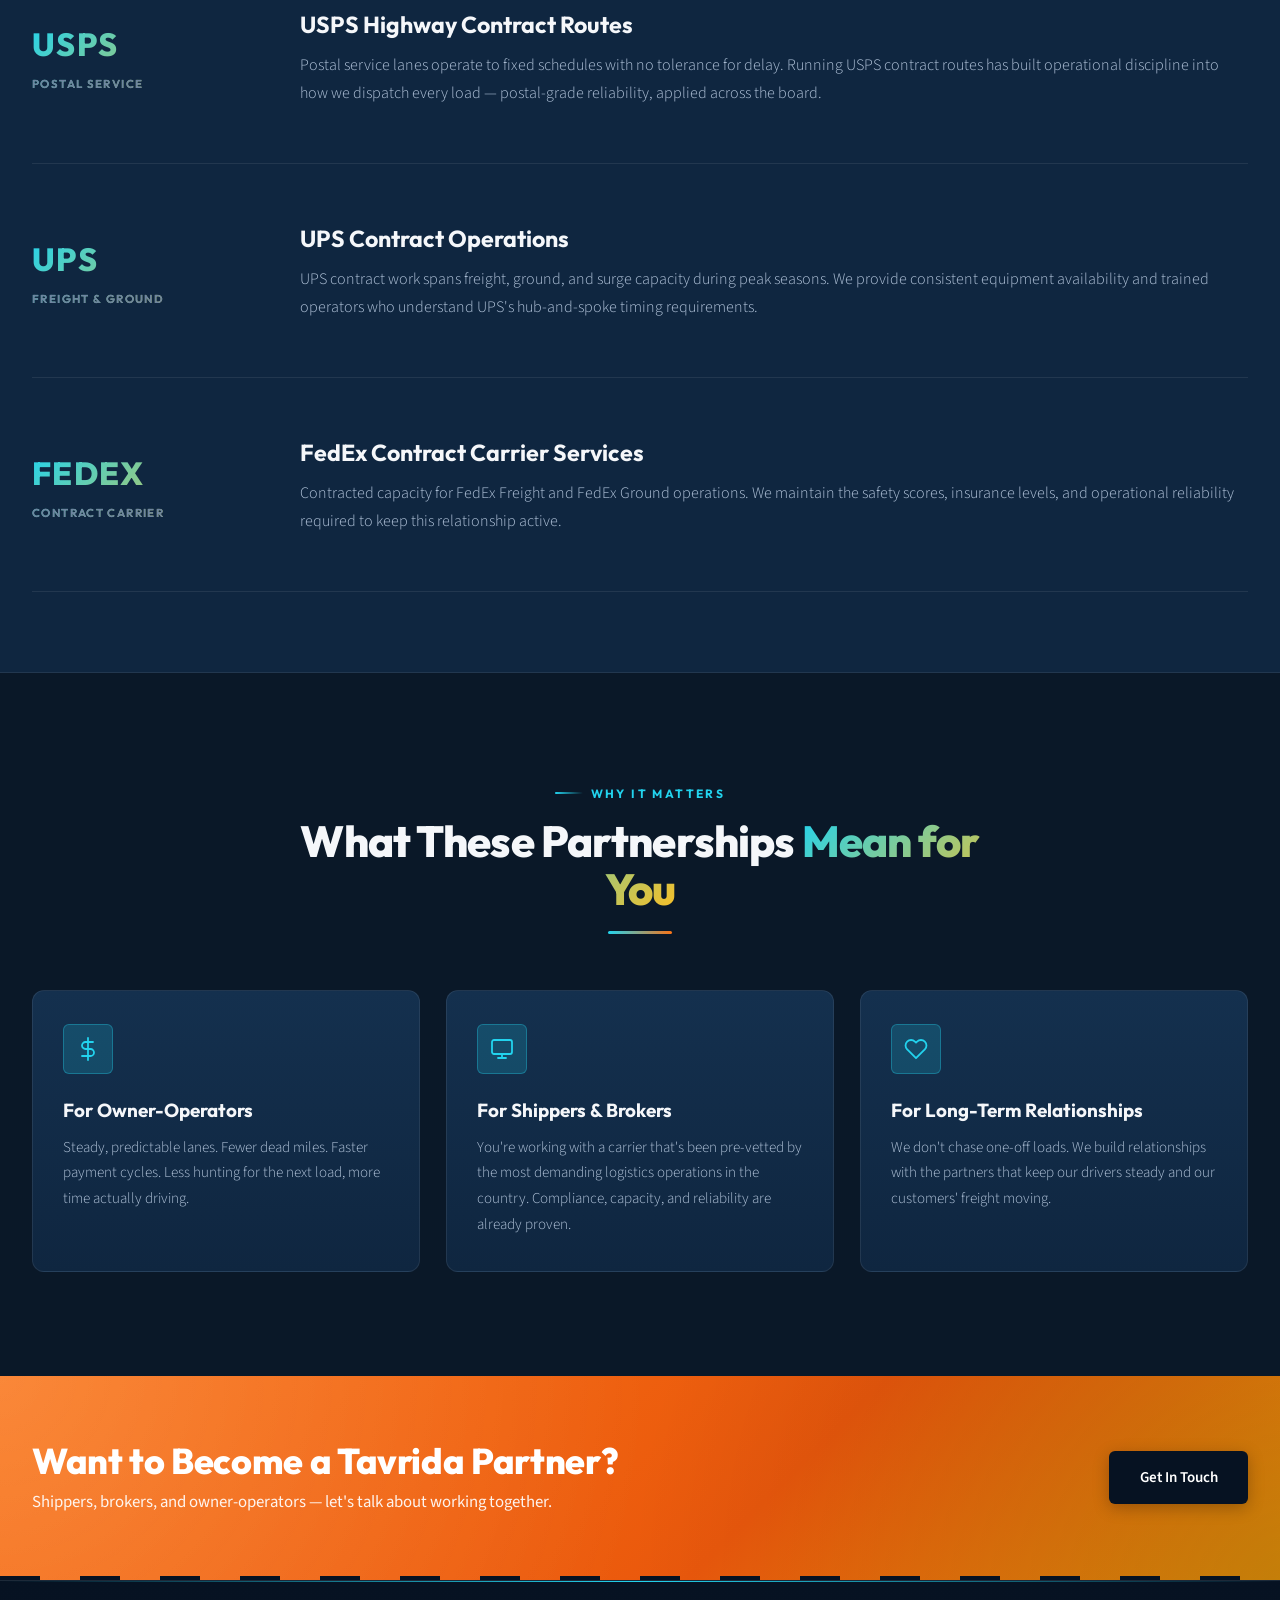
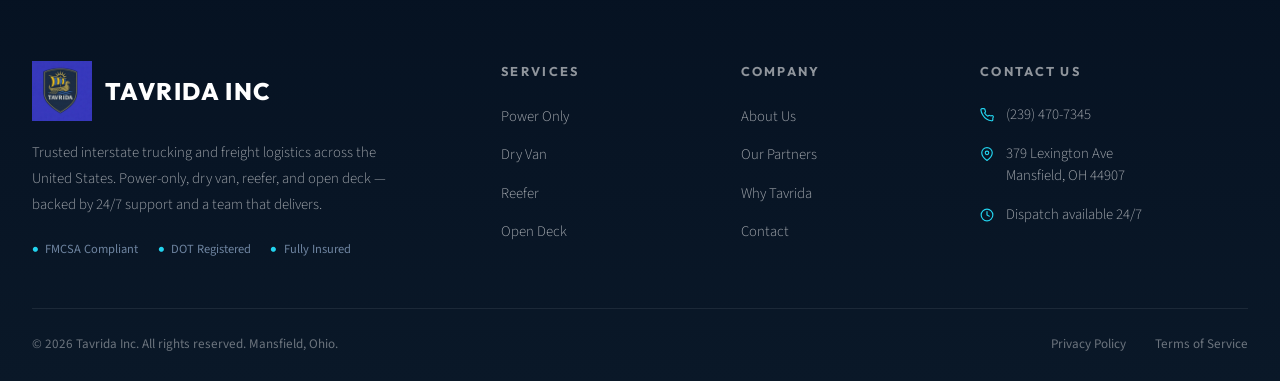
<file: partners/index.html>
<!DOCTYPE html>
<html lang="en">
<head>
  <meta charset="UTF-8" />
  <meta name="viewport" content="width=device-width, initial-scale=1.0" />
  <meta name="description" content="Tavrida Inc operating partners — Amazon Relay, JB Hunt, USPS, UPS, and FedEx freight networks." />
  <title>Our Partners | Amazon, JB Hunt, USPS, UPS & FedEx | Tavrida Inc</title>
  <link rel="canonical" href="https://tavridainc.us/partners/" />
  <meta name="robots" content="index, follow, max-image-preview:large" />
  <meta name="author" content="Tavrida Inc" />
  <meta name="theme-color" content="#0a1828" />
  <meta name="geo.region" content="US-OH" />
  <meta name="geo.placename" content="Mansfield, Ohio" />
  <meta property="og:site_name" content="Tavrida Inc" />
  <meta property="og:type" content="website" />
  <meta property="og:title" content="Our Operating Partners | Tavrida Inc" />
  <meta property="og:description" content="Tavrida Inc operates within established freight networks — Amazon Relay, JB Hunt, USPS, UPS, and FedEx." />
  <meta property="og:url" content="https://tavridainc.us/partners/" />
  <meta property="og:image" content="https://tavridainc.us/assets/img/about.jpg" />
  <meta property="og:locale" content="en_US" />
  <meta name="twitter:card" content="summary_large_image" />
  <meta name="twitter:title" content="Our Operating Partners | Tavrida Inc" />
  <meta name="twitter:description" content="Reliable freight capacity for Amazon Relay, JB Hunt, USPS, UPS, and FedEx." />
  <meta name="twitter:image" content="https://tavridainc.us/assets/img/about.jpg" />
  <link rel="preconnect" href="https://fonts.googleapis.com" />
  <link rel="preconnect" href="https://fonts.gstatic.com" crossorigin />
  <link rel="stylesheet" href="https://fonts.googleapis.com/css2?family=Outfit:wght@300;400;500;600;700;800&family=Source+Sans+3:ital,wght@0,9..40,300;0,9..40,400;0,9..40,600;1,9..40,300&display=swap" media="print" onload="this.media='all'" />
  <noscript><link rel="stylesheet" href="https://fonts.googleapis.com/css2?family=Outfit:wght@300;400;500;600;700;800&family=Source+Sans+3:ital,wght@0,9..40,300;0,9..40,400;0,9..40,600;1,9..40,300&display=swap" /></noscript>
  <link rel="icon" type="image/png" href="/Tavrida_Logo_2.png" />
  <link rel="stylesheet" href="/assets/css/site.css?v=20260530a" />
</head>
<body>

  <div class="topbar">
    <div class="topbar-inner">
      <div class="topbar-left">
        <span><span class="live-dot"></span> 24/7 Dispatch Available</span>
        <span><svg viewBox="0 0 24 24"><path d="M21 10c0 7-9 13-9 13s-9-6-9-13a9 9 0 0 1 18 0z"/><circle cx="12" cy="10" r="3"/></svg> Mansfield, OH — Serving 48 States</span>
      </div>
      <div class="topbar-right">
        <a href="tel:2394707345"><svg viewBox="0 0 24 24"><path d="M22 16.92v3a2 2 0 0 1-2.18 2 19.79 19.79 0 0 1-8.63-3.07A19.5 19.5 0 0 1 4.69 12 19.79 19.79 0 0 1 1.61 3.53 2 2 0 0 1 3.58 1h3a2 2 0 0 1 2 1.72c.13.96.36 1.9.7 2.81a2 2 0 0 1-.45 2.11L7.91 8.54a16 16 0 0 0 5.55 5.55l.91-.91a2 2 0 0 1 2.11-.45c.91.34 1.85.57 2.81.7A2 2 0 0 1 22 16.92z"/></svg> (239) 470-7345</a>
      </div>
    </div>
  </div>

  <nav class="site-nav">
    <div class="nav-inner">
      <a href="/" class="nav-logo">
        <img src="/Tavrida_Logo_2.png" alt="Tavrida Inc Logo" />
        <span>TAVRIDA INC<small>INTERSTATE TRUCKING</small></span>
      </a>
      <ul class="nav-links" id="navLinks">
        <li><a href="/">Home</a></li>
        <li><a href="/about/">About</a></li>
        <li><a href="/services/">Services</a></li>
        <li><a href="/partners/" class="active">Partners</a></li>
        <li><a href="/why/">Why Us</a></li>
        <li><a href="/contact/" class="nav-cta">Get a Quote</a></li>
      </ul>
      <div class="hamburger" onclick="toggleNav()"><span></span><span></span><span></span></div>
    </div>
  </nav>

  <main>

  <section class="page-hero" style="--bg:url('/assets/img/about.jpg');">
    <div class="container">
      <div class="breadcrumb"><a href="/">Home</a><span class="sep">/</span>Partners</div>
      <h1 class="reveal">Trusted by <span class="accent">Industry Leaders</span></h1>
      <p class="lead reveal reveal-delay-1">We operate within established freight networks, providing reliable capacity for the largest logistics organizations in the country.</p>
    </div>
    <div class="page-hero-truck" data-truck="page-hero" aria-hidden="true"></div>
  </section>

  <!-- PARTNER CARDS GRID -->
  <section class="partners">
    <div class="container">
      <div class="partners-grid">
        <div class="partner-card reveal">
          <div class="partner-icon"><svg viewBox="0 0 24 24"><path d="M3 9l9-7 9 7v11a2 2 0 0 1-2 2H5a2 2 0 0 1-2-2z"/><polyline points="9 22 9 12 15 12 15 22"/></svg></div>
          <div class="partner-name">AMAZON</div>
          <div class="partner-type">Relay & DSP Freight</div>
        </div>
        <div class="partner-card reveal reveal-delay-1">
          <div class="partner-icon"><svg viewBox="0 0 24 24"><rect x="1" y="3" width="15" height="13"/><polygon points="16 8 20 8 23 11 23 16 16 16 16 8"/><circle cx="5.5" cy="18.5" r="2.5"/><circle cx="18.5" cy="18.5" r="2.5"/></svg></div>
          <div class="partner-name">JB HUNT</div>
          <div class="partner-type">Dedicated Contract</div>
        </div>
        <div class="partner-card reveal reveal-delay-2">
          <div class="partner-icon"><svg viewBox="0 0 24 24"><path d="M22 12h-4l-3 9L9 3l-3 9H2"/></svg></div>
          <div class="partner-name">USPS</div>
          <div class="partner-type">Postal Service Lanes</div>
        </div>
        <div class="partner-card reveal reveal-delay-3">
          <div class="partner-icon"><svg viewBox="0 0 24 24"><path d="M21 16V8a2 2 0 0 0-1-1.73l-7-4a2 2 0 0 0-2 0l-7 4A2 2 0 0 0 3 8v8a2 2 0 0 0 1 1.73l7 4a2 2 0 0 0 2 0l7-4A2 2 0 0 0 21 16z"/></svg></div>
          <div class="partner-name">UPS</div>
          <div class="partner-type">Freight & Ground</div>
        </div>
        <div class="partner-card reveal reveal-delay-3">
          <div class="partner-icon"><svg viewBox="0 0 24 24"><path d="M16 16v1a2 2 0 0 1-2 2H3a2 2 0 0 1-2-2V7a2 2 0 0 1 2-2"/><polyline points="16 17 21 12 16 7"/><line x1="21" y1="12" x2="9" y2="12"/></svg></div>
          <div class="partner-name">FEDEX</div>
          <div class="partner-type">Contract Carrier</div>
        </div>
      </div>
    </div>
  </section>

  <!-- DETAIL ROWS -->
  <section style="background: var(--bg-alt); padding: 5rem 0; border-top: 1px solid var(--border-soft); border-bottom: 1px solid var(--border-soft);">
    <div class="container">
      <div class="partners-hd reveal">
        <div class="eyebrow">Partner Network Detail</div>
        <h2 class="section-h">How We Work With <span class="accent">Each Network</span></h2>
        <div class="section-divider"></div>
      </div>

      <div class="partner-detail reveal">
        <div class="partner-detail-row">
          <div class="badge">AMAZON<small>Relay & DSP</small></div>
          <div>
            <h3>Amazon Relay Network</h3>
            <p>We run loads through Amazon's Relay platform, moving freight between fulfillment centers, sort centers, and delivery stations across the country. Amazon Relay holds carriers to strict on-time and acceptance standards — standards we consistently meet.</p>
          </div>
        </div>
      </div>

      <div class="partner-detail reveal">
        <div class="partner-detail-row">
          <div class="badge">JB HUNT<small>Dedicated Contract</small></div>
          <div>
            <h3>JB Hunt Dedicated Capacity</h3>
            <p>JB Hunt is one of the most demanding shippers in North American freight. Our authorization to run inside their dedicated contract services means we meet their compliance, equipment, and service-level requirements — and that translates directly to other shippers.</p>
          </div>
        </div>
      </div>

      <div class="partner-detail reveal">
        <div class="partner-detail-row">
          <div class="badge">USPS<small>Postal Service</small></div>
          <div>
            <h3>USPS Highway Contract Routes</h3>
            <p>Postal service lanes operate to fixed schedules with no tolerance for delay. Running USPS contract routes has built operational discipline into how we dispatch every load — postal-grade reliability, applied across the board.</p>
          </div>
        </div>
      </div>

      <div class="partner-detail reveal">
        <div class="partner-detail-row">
          <div class="badge">UPS<small>Freight & Ground</small></div>
          <div>
            <h3>UPS Contract Operations</h3>
            <p>UPS contract work spans freight, ground, and surge capacity during peak seasons. We provide consistent equipment availability and trained operators who understand UPS's hub-and-spoke timing requirements.</p>
          </div>
        </div>
      </div>

      <div class="partner-detail reveal">
        <div class="partner-detail-row">
          <div class="badge">FEDEX<small>Contract Carrier</small></div>
          <div>
            <h3>FedEx Contract Carrier Services</h3>
            <p>Contracted capacity for FedEx Freight and FedEx Ground operations. We maintain the safety scores, insurance levels, and operational reliability required to keep this relationship active.</p>
          </div>
        </div>
      </div>
    </div>
  </section>

  <!-- WHY PARTNERSHIPS MATTER -->
  <section class="partners">
    <div class="container">
      <div class="partners-hd center reveal">
        <div class="eyebrow">Why It Matters</div>
        <h2 class="section-h">What These Partnerships <span class="accent">Mean for You</span></h2>
        <div class="section-divider section-divider-center"></div>
      </div>
      <div class="feature-grid">
        <div class="feature-card reveal">
          <div class="feature-icon"><svg viewBox="0 0 24 24"><line x1="12" y1="1" x2="12" y2="23"/><path d="M17 5H9.5a3.5 3.5 0 0 0 0 7h5a3.5 3.5 0 0 1 0 7H6"/></svg></div>
          <h3>For Owner-Operators</h3>
          <p>Steady, predictable lanes. Fewer dead miles. Faster payment cycles. Less hunting for the next load, more time actually driving.</p>
        </div>
        <div class="feature-card reveal reveal-delay-1">
          <div class="feature-icon"><svg viewBox="0 0 24 24"><rect x="2" y="3" width="20" height="14" rx="2"/><line x1="8" y1="21" x2="16" y2="21"/><line x1="12" y1="17" x2="12" y2="21"/></svg></div>
          <h3>For Shippers & Brokers</h3>
          <p>You're working with a carrier that's been pre-vetted by the most demanding logistics operations in the country. Compliance, capacity, and reliability are already proven.</p>
        </div>
        <div class="feature-card reveal reveal-delay-2">
          <div class="feature-icon"><svg viewBox="0 0 24 24"><path d="M20.84 4.61a5.5 5.5 0 0 0-7.78 0L12 5.67l-1.06-1.06a5.5 5.5 0 0 0-7.78 7.78l1.06 1.06L12 21.23l7.78-7.78 1.06-1.06a5.5 5.5 0 0 0 0-7.78z"/></svg></div>
          <h3>For Long-Term Relationships</h3>
          <p>We don't chase one-off loads. We build relationships with the partners that keep our drivers steady and our customers' freight moving.</p>
        </div>
      </div>
    </div>
  </section>

  <div class="cta-strip">
    <div class="cta-strip-inner">
      <div>
        <h2>Want to Become a Tavrida Partner?</h2>
        <p>Shippers, brokers, and owner-operators — let's talk about working together.</p>
      </div>
      <a href="/contact/" class="btn">Get In Touch</a>
    </div>
  </div>

  </main>

  <footer class="site-footer">
    <div class="container">
      <div class="footer-grid">
        <div class="footer-brand">
          <div class="footer-logo"><img src="/Tavrida_Logo_2.png" alt="Tavrida Inc Logo" />TAVRIDA INC</div>
          <p>Trusted interstate trucking and freight logistics across the United States. Power-only, dry van, reefer, and open deck — backed by 24/7 support and a team that delivers.</p>
          <div class="dot-list"><span>FMCSA Compliant</span><span>DOT Registered</span><span>Fully Insured</span></div>
        </div>
        <div class="footer-col">
          <h4>Services</h4>
          <ul>
            <li><a href="/services/#power-only">Power Only</a></li>
            <li><a href="/services/#dry-van">Dry Van</a></li>
            <li><a href="/services/#reefer">Reefer</a></li>
            <li><a href="/services/#open-deck">Open Deck</a></li>
          </ul>
        </div>
        <div class="footer-col">
          <h4>Company</h4>
          <ul>
            <li><a href="/about/">About Us</a></li>
            <li><a href="/partners/">Our Partners</a></li>
            <li><a href="/why/">Why Tavrida</a></li>
            <li><a href="/contact/">Contact</a></li>
          </ul>
        </div>
        <div class="footer-col">
          <h4>Contact Us</h4>
          <div class="fcr"><svg viewBox="0 0 24 24"><path d="M22 16.92v3a2 2 0 0 1-2.18 2 19.79 19.79 0 0 1-8.63-3.07A19.5 19.5 0 0 1 4.69 12 19.79 19.79 0 0 1 1.61 3.53 2 2 0 0 1 3.58 1h3a2 2 0 0 1 2 1.72c.13.96.36 1.9.7 2.81a2 2 0 0 1-.45 2.11L7.91 8.54a16 16 0 0 0 5.55 5.55l.91-.91a2 2 0 0 1 2.11-.45c.91.34 1.85.57 2.81.7A2 2 0 0 1 22 16.92z"/></svg><a href="tel:2394707345">(239) 470-7345</a></div>
          <div class="fcr"><svg viewBox="0 0 24 24"><path d="M21 10c0 7-9 13-9 13s-9-6-9-13a9 9 0 0 1 18 0z"/><circle cx="12" cy="10" r="3"/></svg><span>379 Lexington Ave<br>Mansfield, OH 44907</span></div>
          <div class="fcr"><svg viewBox="0 0 24 24"><circle cx="12" cy="12" r="10"/><polyline points="12 6 12 12 16 14"/></svg><span>Dispatch available 24/7</span></div>
        </div>
      </div>
      <hr class="footer-divider" />
      <div class="footer-bottom">
        <p>&copy; 2026 Tavrida Inc. All rights reserved. Mansfield, Ohio.</p>
        <div class="footer-btm-links"><a href="#">Privacy Policy</a><a href="#">Terms of Service</a></div>
      </div>
    </div>
  </footer>

  <script src="/assets/js/site.js?v=20260530a"></script>
</body>
</html>
</file>
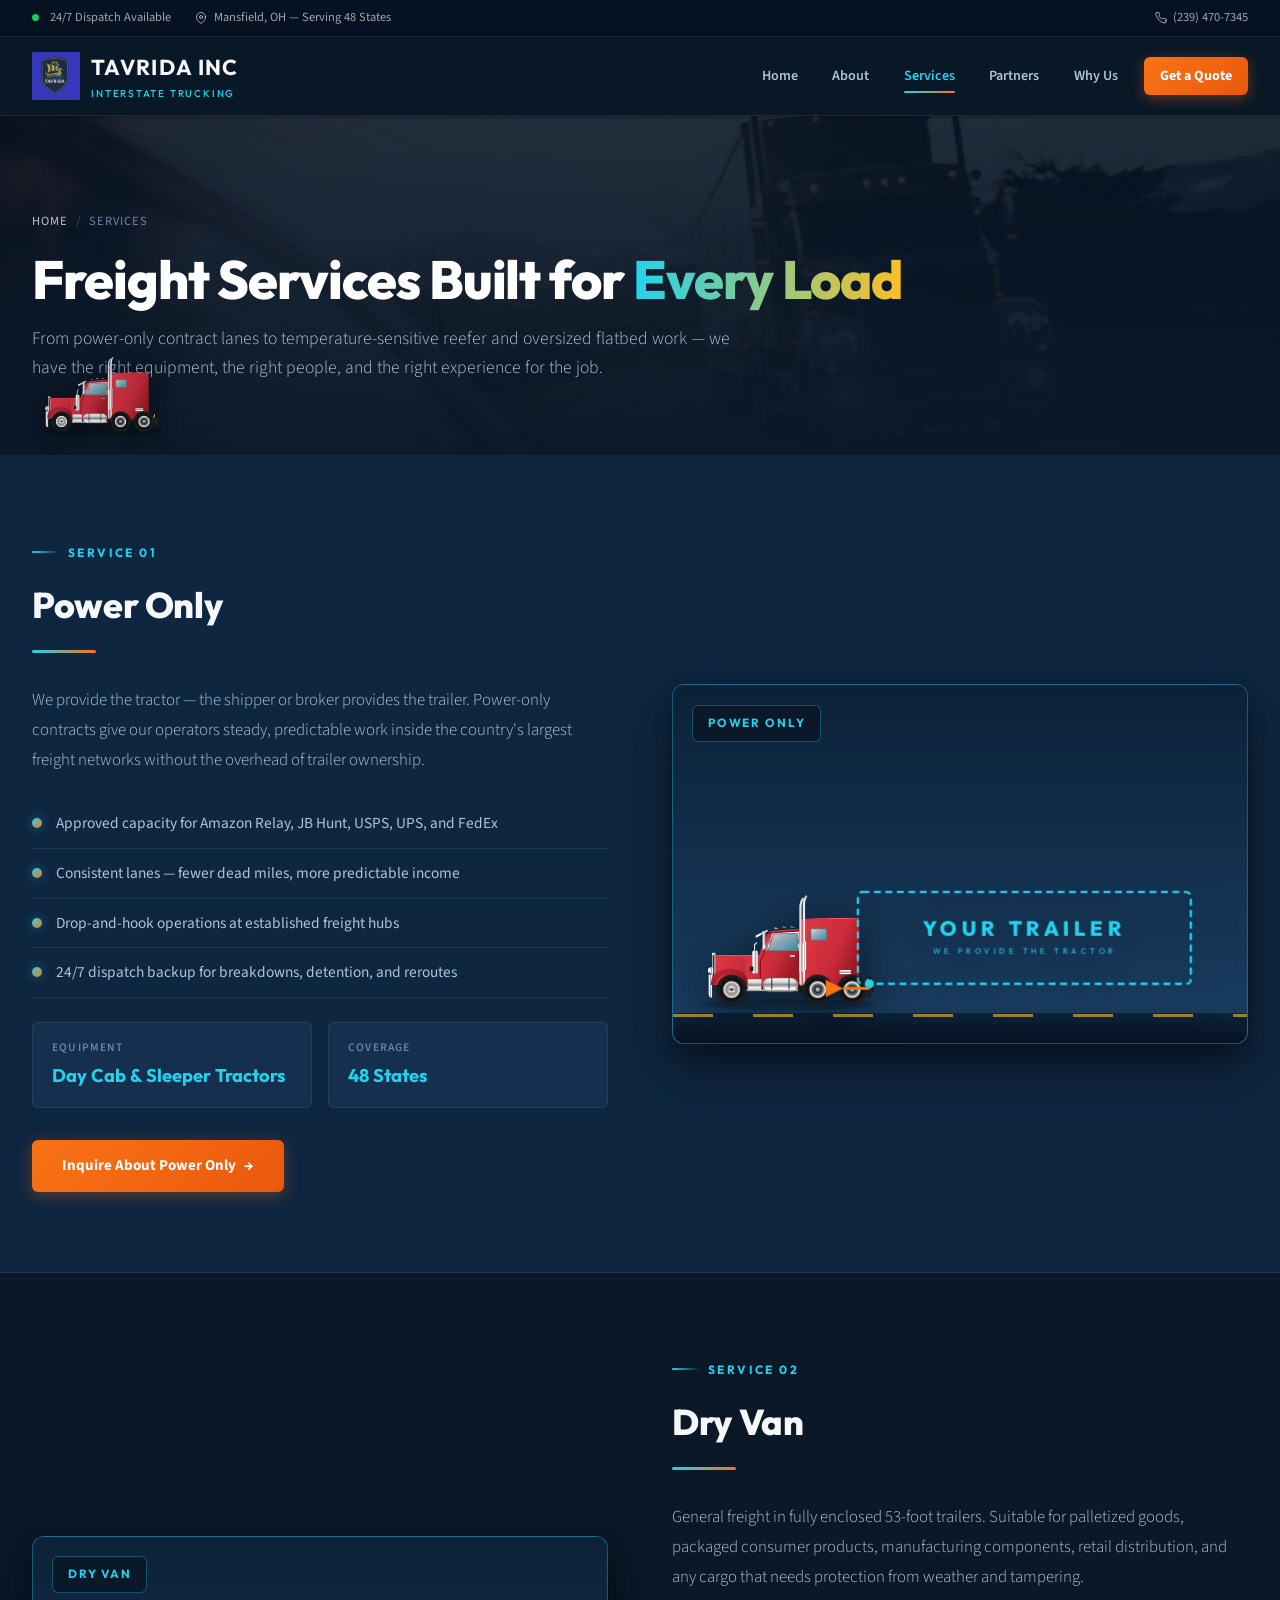
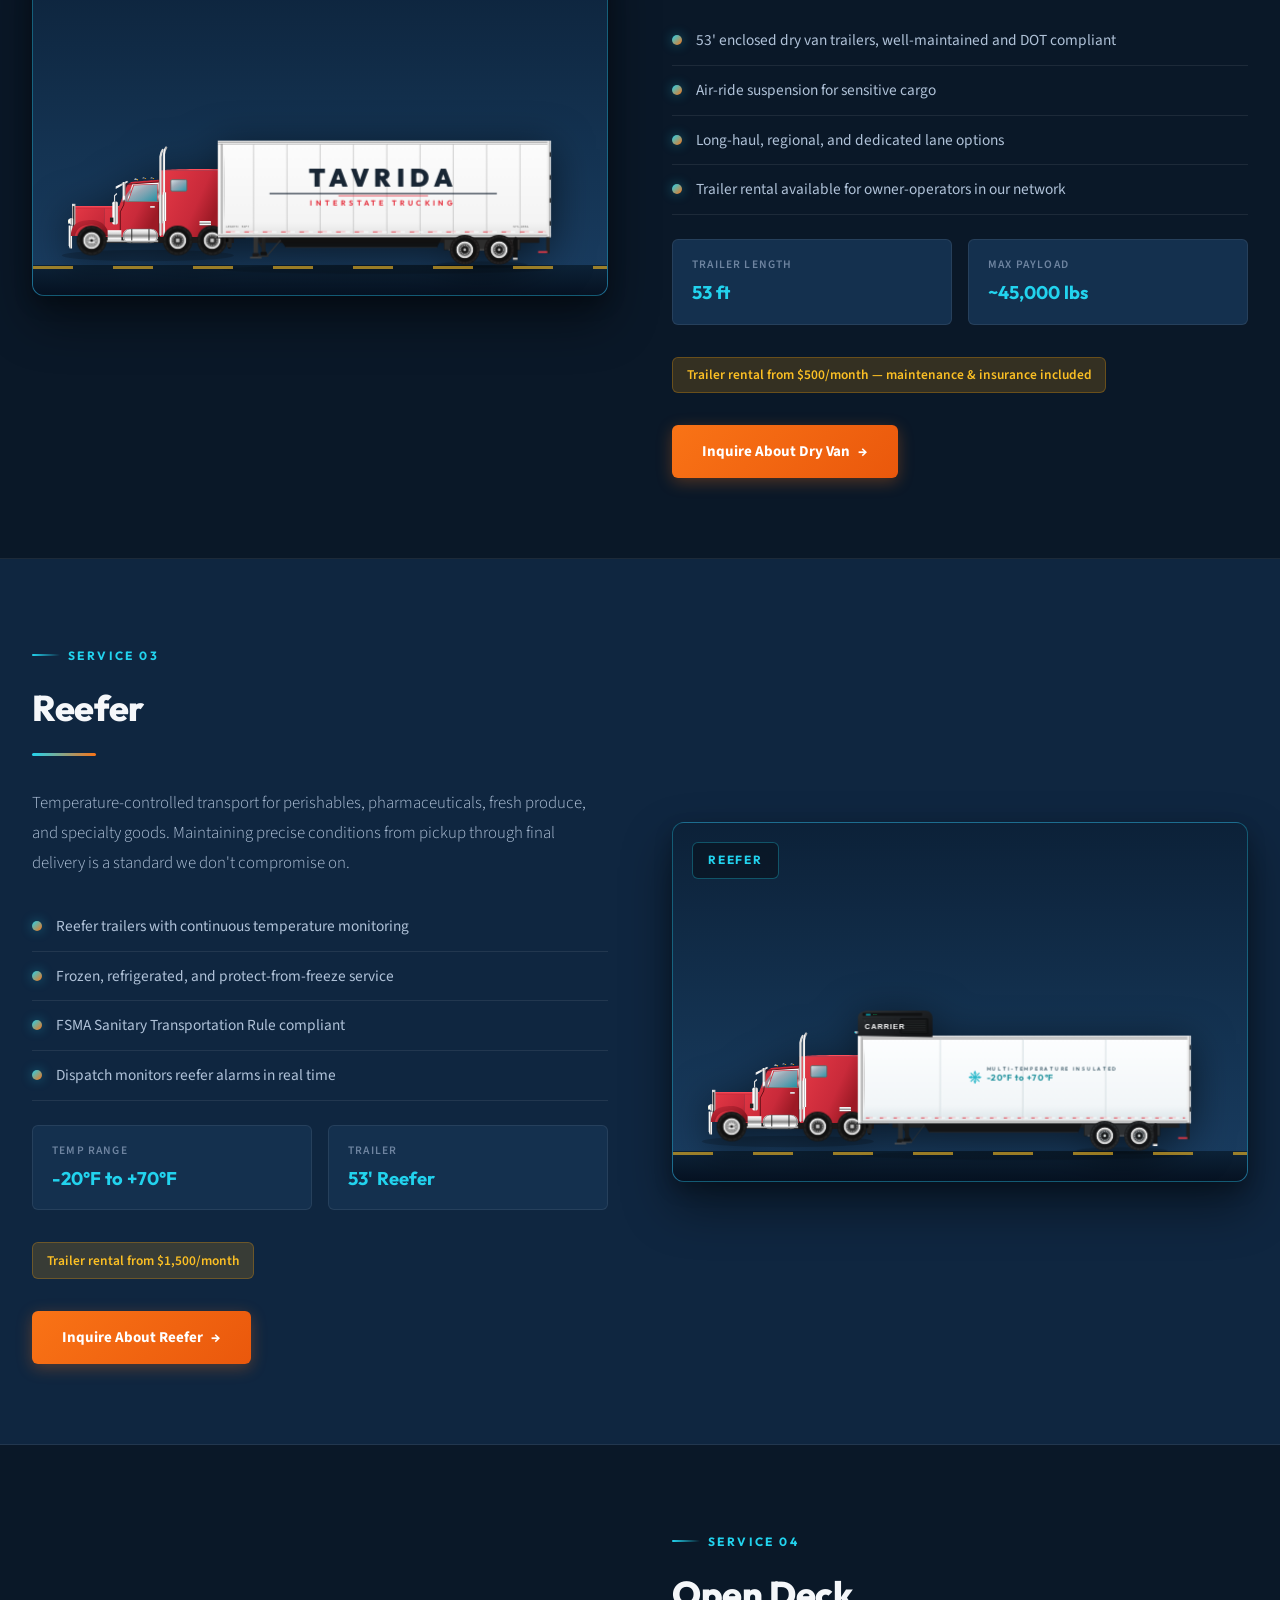
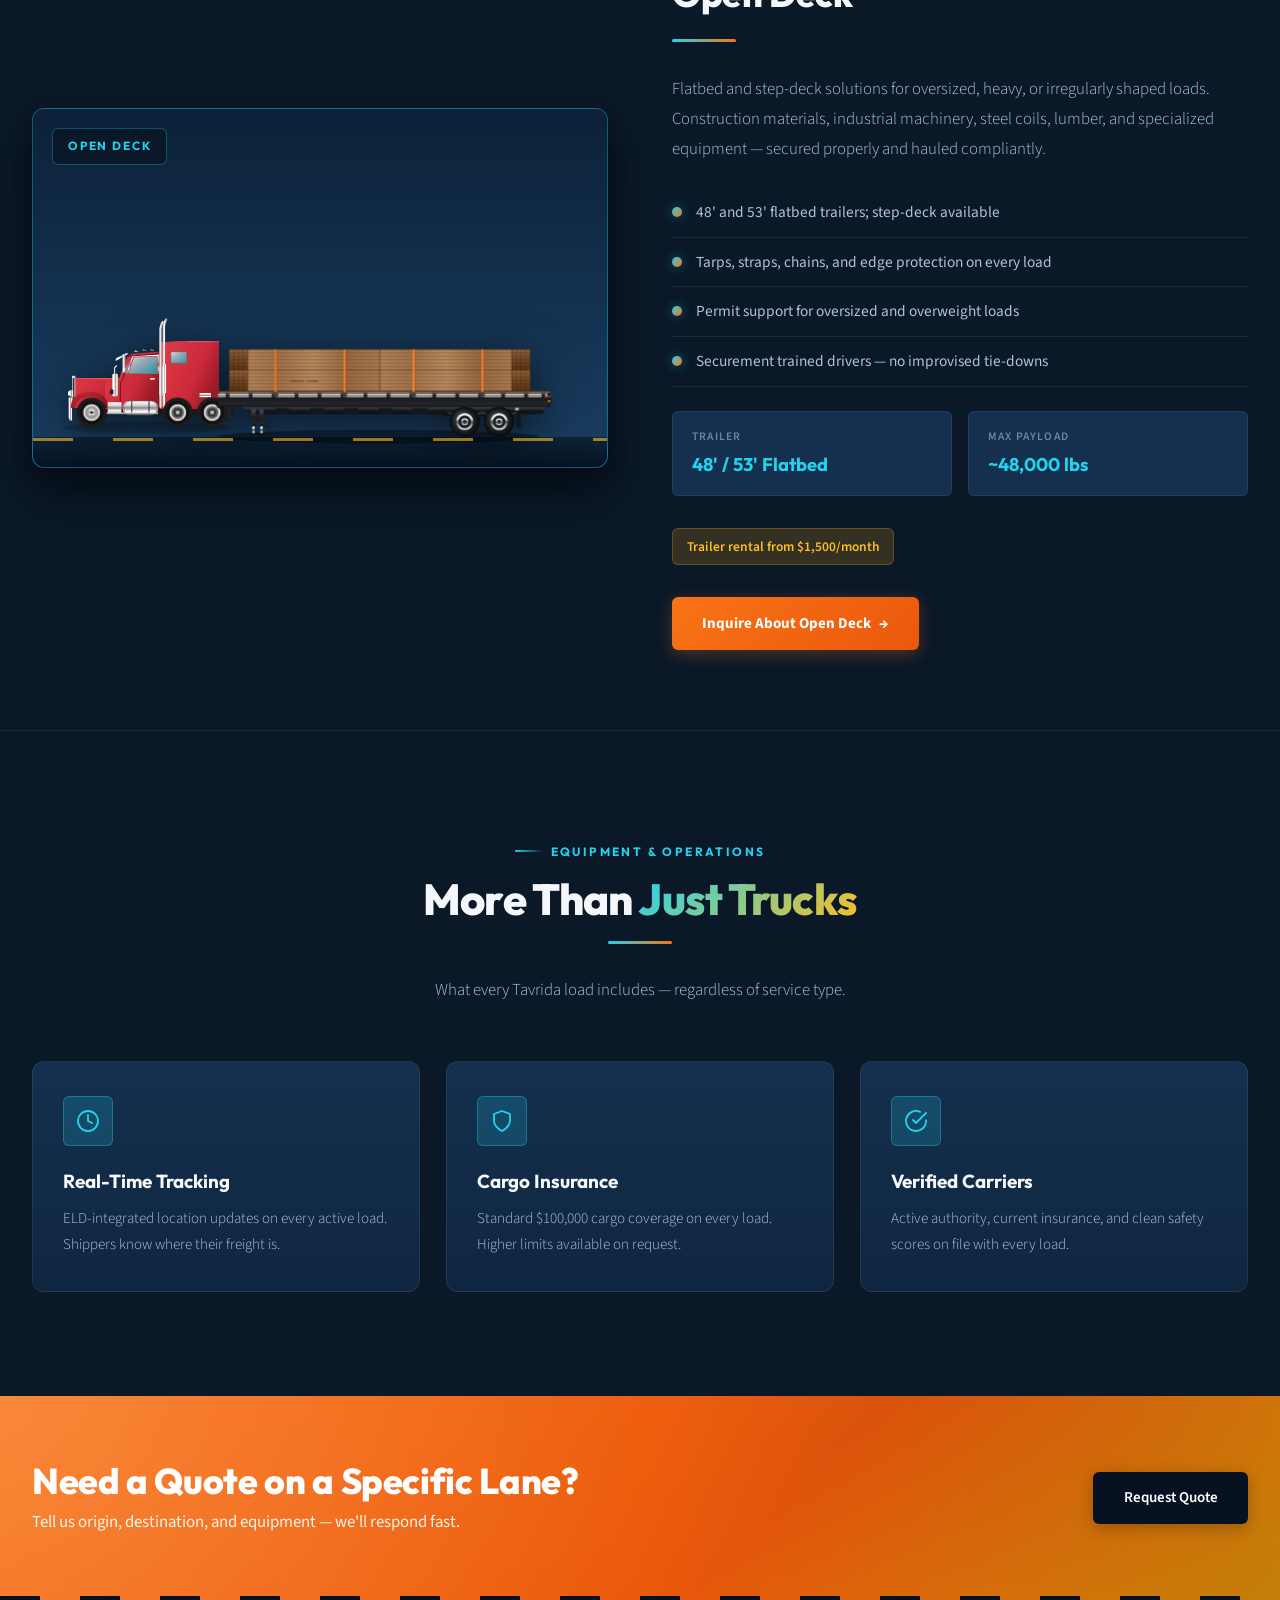
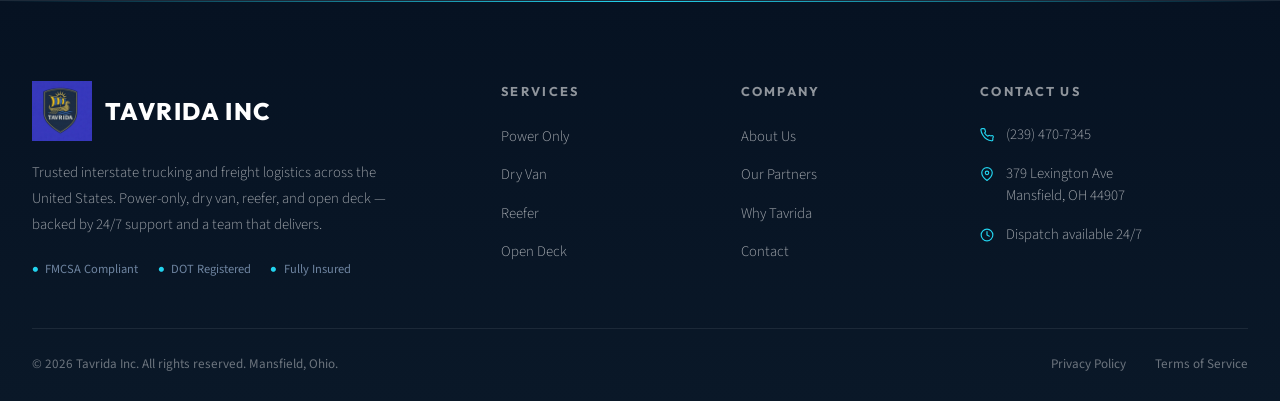
<file: services/index.html>
<!DOCTYPE html>
<html lang="en">
<head>
  <meta charset="UTF-8" />
  <meta name="viewport" content="width=device-width, initial-scale=1.0" />
  <meta name="description" content="Tavrida Inc freight services — Power Only, Dry Van, Reefer, and Open Deck. Full equipment specs, lanes, and contract terms." />
  <title>Freight Services | Power Only, Dry Van, Reefer & Open Deck | Tavrida Inc</title>
  <link rel="canonical" href="https://tavridainc.us/services/" />
  <meta name="robots" content="index, follow, max-image-preview:large" />
  <meta name="author" content="Tavrida Inc" />
  <meta name="theme-color" content="#0a1828" />
  <meta name="geo.region" content="US-OH" />
  <meta name="geo.placename" content="Mansfield, Ohio" />
  <meta property="og:site_name" content="Tavrida Inc" />
  <meta property="og:type" content="website" />
  <meta property="og:title" content="Freight Services | Tavrida Inc" />
  <meta property="og:description" content="Power Only, Dry Van, Reefer, and Open Deck freight services with full equipment specs, lanes, and contract terms." />
  <meta property="og:url" content="https://tavridainc.us/services/" />
  <meta property="og:image" content="https://tavridainc.us/assets/img/reefer.jpg" />
  <meta property="og:locale" content="en_US" />
  <meta name="twitter:card" content="summary_large_image" />
  <meta name="twitter:title" content="Freight Services | Tavrida Inc" />
  <meta name="twitter:description" content="Power Only, Dry Van, Reefer, and Open Deck freight services across all 48 states." />
  <meta name="twitter:image" content="https://tavridainc.us/assets/img/reefer.jpg" />
  <link rel="preconnect" href="https://fonts.googleapis.com" />
  <link rel="preconnect" href="https://fonts.gstatic.com" crossorigin />
  <link rel="stylesheet" href="https://fonts.googleapis.com/css2?family=Outfit:wght@300;400;500;600;700;800&family=Source+Sans+3:ital,wght@0,9..40,300;0,9..40,400;0,9..40,600;1,9..40,300&display=swap" media="print" onload="this.media='all'" />
  <noscript><link rel="stylesheet" href="https://fonts.googleapis.com/css2?family=Outfit:wght@300;400;500;600;700;800&family=Source+Sans+3:ital,wght@0,9..40,300;0,9..40,400;0,9..40,600;1,9..40,300&display=swap" /></noscript>
  <link rel="icon" type="image/png" href="/Tavrida_Logo_2.png" />
  <link rel="stylesheet" href="/assets/css/site.css?v=20260530a" />
</head>
<body>

  <div class="topbar">
    <div class="topbar-inner">
      <div class="topbar-left">
        <span><span class="live-dot"></span> 24/7 Dispatch Available</span>
        <span><svg viewBox="0 0 24 24"><path d="M21 10c0 7-9 13-9 13s-9-6-9-13a9 9 0 0 1 18 0z"/><circle cx="12" cy="10" r="3"/></svg> Mansfield, OH — Serving 48 States</span>
      </div>
      <div class="topbar-right">
        <a href="tel:2394707345"><svg viewBox="0 0 24 24"><path d="M22 16.92v3a2 2 0 0 1-2.18 2 19.79 19.79 0 0 1-8.63-3.07A19.5 19.5 0 0 1 4.69 12 19.79 19.79 0 0 1 1.61 3.53 2 2 0 0 1 3.58 1h3a2 2 0 0 1 2 1.72c.13.96.36 1.9.7 2.81a2 2 0 0 1-.45 2.11L7.91 8.54a16 16 0 0 0 5.55 5.55l.91-.91a2 2 0 0 1 2.11-.45c.91.34 1.85.57 2.81.7A2 2 0 0 1 22 16.92z"/></svg> (239) 470-7345</a>
      </div>
    </div>
  </div>

  <nav class="site-nav">
    <div class="nav-inner">
      <a href="/" class="nav-logo">
        <img src="/Tavrida_Logo_2.png" alt="Tavrida Inc Logo" />
        <span>TAVRIDA INC<small>INTERSTATE TRUCKING</small></span>
      </a>
      <ul class="nav-links" id="navLinks">
        <li><a href="/">Home</a></li>
        <li><a href="/about/">About</a></li>
        <li><a href="/services/" class="active">Services</a></li>
        <li><a href="/partners/">Partners</a></li>
        <li><a href="/why/">Why Us</a></li>
        <li><a href="/contact/" class="nav-cta">Get a Quote</a></li>
      </ul>
      <div class="hamburger" onclick="toggleNav()"><span></span><span></span><span></span></div>
    </div>
  </nav>

  <main>

  <section class="page-hero" style="--bg:url('/assets/img/band.jpg');">
    <div class="container">
      <div class="breadcrumb"><a href="/">Home</a><span class="sep">/</span>Services</div>
      <h1 class="reveal">Freight Services Built for <span class="accent">Every Load</span></h1>
      <p class="lead reveal reveal-delay-1">From power-only contract lanes to temperature-sensitive reefer and oversized flatbed work — we have the right equipment, the right people, and the right experience for the job.</p>
    </div>
    <div class="page-hero-truck" data-truck="page-hero" aria-hidden="true"></div>
  </section>

  <!-- POWER ONLY -->
  <section class="svc-detail" id="power-only">
    <div class="container">
      <div class="svc-detail-grid">
        <div class="reveal-left">
          <div class="eyebrow">Service 01</div>
          <h2>Power Only</h2>
          <div class="section-divider"></div>
          <p class="lead">We provide the tractor — the shipper or broker provides the trailer. Power-only contracts give our operators steady, predictable work inside the country's largest freight networks without the overhead of trailer ownership.</p>
          <ul class="svc-feature-list">
            <li>Approved capacity for Amazon Relay, JB Hunt, USPS, UPS, and FedEx</li>
            <li>Consistent lanes — fewer dead miles, more predictable income</li>
            <li>Drop-and-hook operations at established freight hubs</li>
            <li>24/7 dispatch backup for breakdowns, detention, and reroutes</li>
          </ul>
          <div class="svc-spec-row">
            <div class="svc-spec"><div class="k">Equipment</div><div class="v">Day Cab & Sleeper Tractors</div></div>
            <div class="svc-spec"><div class="k">Coverage</div><div class="v">48 States</div></div>
          </div>
          <div class="mt-2"><a href="/contact/" class="btn btn-primary">Inquire About Power Only</a></div>
        </div>
        <div class="svc-detail-illust reveal-right reveal-delay-2">
          <div class="svc-detail-tag">Power Only</div>
          <div class="ground"></div>
          <div data-truck="power-only" aria-hidden="true"></div>
        </div>
      </div>
    </div>
  </section>

  <!-- DRY VAN -->
  <section class="svc-detail" id="dry-van">
    <div class="container">
      <div class="svc-detail-grid reverse">
        <div class="reveal-right">
          <div class="eyebrow">Service 02</div>
          <h2>Dry Van</h2>
          <div class="section-divider"></div>
          <p class="lead">General freight in fully enclosed 53-foot trailers. Suitable for palletized goods, packaged consumer products, manufacturing components, retail distribution, and any cargo that needs protection from weather and tampering.</p>
          <ul class="svc-feature-list">
            <li>53' enclosed dry van trailers, well-maintained and DOT compliant</li>
            <li>Air-ride suspension for sensitive cargo</li>
            <li>Long-haul, regional, and dedicated lane options</li>
            <li>Trailer rental available for owner-operators in our network</li>
          </ul>
          <div class="svc-spec-row">
            <div class="svc-spec"><div class="k">Trailer Length</div><div class="v">53 ft</div></div>
            <div class="svc-spec"><div class="k">Max Payload</div><div class="v">~45,000 lbs</div></div>
          </div>
          <div class="svc-pricing mt-2">Trailer rental from $500/month — maintenance & insurance included</div>
          <div class="mt-2"><a href="/contact/" class="btn btn-primary">Inquire About Dry Van</a></div>
        </div>
        <div class="svc-detail-illust reveal-left reveal-delay-2">
          <div class="svc-detail-tag">Dry Van</div>
          <div class="ground"></div>
          <div data-truck="dry-van" aria-hidden="true"></div>
        </div>
      </div>
    </div>
  </section>

  <!-- REEFER -->
  <section class="svc-detail" id="reefer">
    <div class="container">
      <div class="svc-detail-grid">
        <div class="reveal-left">
          <div class="eyebrow">Service 03</div>
          <h2>Reefer</h2>
          <div class="section-divider"></div>
          <p class="lead">Temperature-controlled transport for perishables, pharmaceuticals, fresh produce, and specialty goods. Maintaining precise conditions from pickup through final delivery is a standard we don't compromise on.</p>
          <ul class="svc-feature-list">
            <li>Reefer trailers with continuous temperature monitoring</li>
            <li>Frozen, refrigerated, and protect-from-freeze service</li>
            <li>FSMA Sanitary Transportation Rule compliant</li>
            <li>Dispatch monitors reefer alarms in real time</li>
          </ul>
          <div class="svc-spec-row">
            <div class="svc-spec"><div class="k">Temp Range</div><div class="v">-20°F to +70°F</div></div>
            <div class="svc-spec"><div class="k">Trailer</div><div class="v">53' Reefer</div></div>
          </div>
          <div class="svc-pricing mt-2">Trailer rental from $1,500/month</div>
          <div class="mt-2"><a href="/contact/" class="btn btn-primary">Inquire About Reefer</a></div>
        </div>
        <div class="svc-detail-illust reveal-right reveal-delay-2">
          <div class="svc-detail-tag">Reefer</div>
          <div class="ground"></div>
          <div data-truck="reefer" aria-hidden="true"></div>
        </div>
      </div>
    </div>
  </section>

  <!-- OPEN DECK -->
  <section class="svc-detail" id="open-deck">
    <div class="container">
      <div class="svc-detail-grid reverse">
        <div class="reveal-right">
          <div class="eyebrow">Service 04</div>
          <h2>Open Deck</h2>
          <div class="section-divider"></div>
          <p class="lead">Flatbed and step-deck solutions for oversized, heavy, or irregularly shaped loads. Construction materials, industrial machinery, steel coils, lumber, and specialized equipment — secured properly and hauled compliantly.</p>
          <ul class="svc-feature-list">
            <li>48' and 53' flatbed trailers; step-deck available</li>
            <li>Tarps, straps, chains, and edge protection on every load</li>
            <li>Permit support for oversized and overweight loads</li>
            <li>Securement trained drivers — no improvised tie-downs</li>
          </ul>
          <div class="svc-spec-row">
            <div class="svc-spec"><div class="k">Trailer</div><div class="v">48' / 53' Flatbed</div></div>
            <div class="svc-spec"><div class="k">Max Payload</div><div class="v">~48,000 lbs</div></div>
          </div>
          <div class="svc-pricing mt-2">Trailer rental from $1,500/month</div>
          <div class="mt-2"><a href="/contact/" class="btn btn-primary">Inquire About Open Deck</a></div>
        </div>
        <div class="svc-detail-illust reveal-left reveal-delay-2">
          <div class="svc-detail-tag">Open Deck</div>
          <div class="ground"></div>
          <div data-truck="open-deck" aria-hidden="true"></div>
        </div>
      </div>
    </div>
  </section>

  <!-- FAQ / EQUIPMENT NOTE -->
  <section class="partners">
    <div class="container">
      <div class="partners-hd center reveal">
        <div class="eyebrow">Equipment & Operations</div>
        <h2 class="section-h">More Than <span class="accent">Just Trucks</span></h2>
        <div class="section-divider section-divider-center"></div>
        <p class="section-sub" style="margin: 0 auto;">What every Tavrida load includes — regardless of service type.</p>
      </div>
      <div class="feature-grid">
        <div class="feature-card reveal">
          <div class="feature-icon"><svg viewBox="0 0 24 24"><circle cx="12" cy="12" r="10"/><polyline points="12 6 12 12 16 14"/></svg></div>
          <h3>Real-Time Tracking</h3>
          <p>ELD-integrated location updates on every active load. Shippers know where their freight is.</p>
        </div>
        <div class="feature-card reveal reveal-delay-1">
          <div class="feature-icon"><svg viewBox="0 0 24 24"><path d="M12 22s8-4 8-10V5l-8-3-8 3v7c0 6 8 10 8 10z"/></svg></div>
          <h3>Cargo Insurance</h3>
          <p>Standard $100,000 cargo coverage on every load. Higher limits available on request.</p>
        </div>
        <div class="feature-card reveal reveal-delay-2">
          <div class="feature-icon"><svg viewBox="0 0 24 24"><path d="M22 11.08V12a10 10 0 1 1-5.93-9.14"/><polyline points="22 4 12 14.01 9 11.01"/></svg></div>
          <h3>Verified Carriers</h3>
          <p>Active authority, current insurance, and clean safety scores on file with every load.</p>
        </div>
      </div>
    </div>
  </section>

  <div class="cta-strip">
    <div class="cta-strip-inner">
      <div>
        <h2>Need a Quote on a Specific Lane?</h2>
        <p>Tell us origin, destination, and equipment — we'll respond fast.</p>
      </div>
      <a href="/contact/" class="btn">Request Quote</a>
    </div>
  </div>

  </main>

  <footer class="site-footer">
    <div class="container">
      <div class="footer-grid">
        <div class="footer-brand">
          <div class="footer-logo"><img src="/Tavrida_Logo_2.png" alt="Tavrida Inc Logo" />TAVRIDA INC</div>
          <p>Trusted interstate trucking and freight logistics across the United States. Power-only, dry van, reefer, and open deck — backed by 24/7 support and a team that delivers.</p>
          <div class="dot-list"><span>FMCSA Compliant</span><span>DOT Registered</span><span>Fully Insured</span></div>
        </div>
        <div class="footer-col">
          <h4>Services</h4>
          <ul>
            <li><a href="/services/#power-only">Power Only</a></li>
            <li><a href="/services/#dry-van">Dry Van</a></li>
            <li><a href="/services/#reefer">Reefer</a></li>
            <li><a href="/services/#open-deck">Open Deck</a></li>
          </ul>
        </div>
        <div class="footer-col">
          <h4>Company</h4>
          <ul>
            <li><a href="/about/">About Us</a></li>
            <li><a href="/partners/">Our Partners</a></li>
            <li><a href="/why/">Why Tavrida</a></li>
            <li><a href="/contact/">Contact</a></li>
          </ul>
        </div>
        <div class="footer-col">
          <h4>Contact Us</h4>
          <div class="fcr"><svg viewBox="0 0 24 24"><path d="M22 16.92v3a2 2 0 0 1-2.18 2 19.79 19.79 0 0 1-8.63-3.07A19.5 19.5 0 0 1 4.69 12 19.79 19.79 0 0 1 1.61 3.53 2 2 0 0 1 3.58 1h3a2 2 0 0 1 2 1.72c.13.96.36 1.9.7 2.81a2 2 0 0 1-.45 2.11L7.91 8.54a16 16 0 0 0 5.55 5.55l.91-.91a2 2 0 0 1 2.11-.45c.91.34 1.85.57 2.81.7A2 2 0 0 1 22 16.92z"/></svg><a href="tel:2394707345">(239) 470-7345</a></div>
          <div class="fcr"><svg viewBox="0 0 24 24"><path d="M21 10c0 7-9 13-9 13s-9-6-9-13a9 9 0 0 1 18 0z"/><circle cx="12" cy="10" r="3"/></svg><span>379 Lexington Ave<br>Mansfield, OH 44907</span></div>
          <div class="fcr"><svg viewBox="0 0 24 24"><circle cx="12" cy="12" r="10"/><polyline points="12 6 12 12 16 14"/></svg><span>Dispatch available 24/7</span></div>
        </div>
      </div>
      <hr class="footer-divider" />
      <div class="footer-bottom">
        <p>&copy; 2026 Tavrida Inc. All rights reserved. Mansfield, Ohio.</p>
        <div class="footer-btm-links"><a href="#">Privacy Policy</a><a href="#">Terms of Service</a></div>
      </div>
    </div>
  </footer>

  <script src="/assets/js/site.js?v=20260530a"></script>
</body>
</html>
</file>
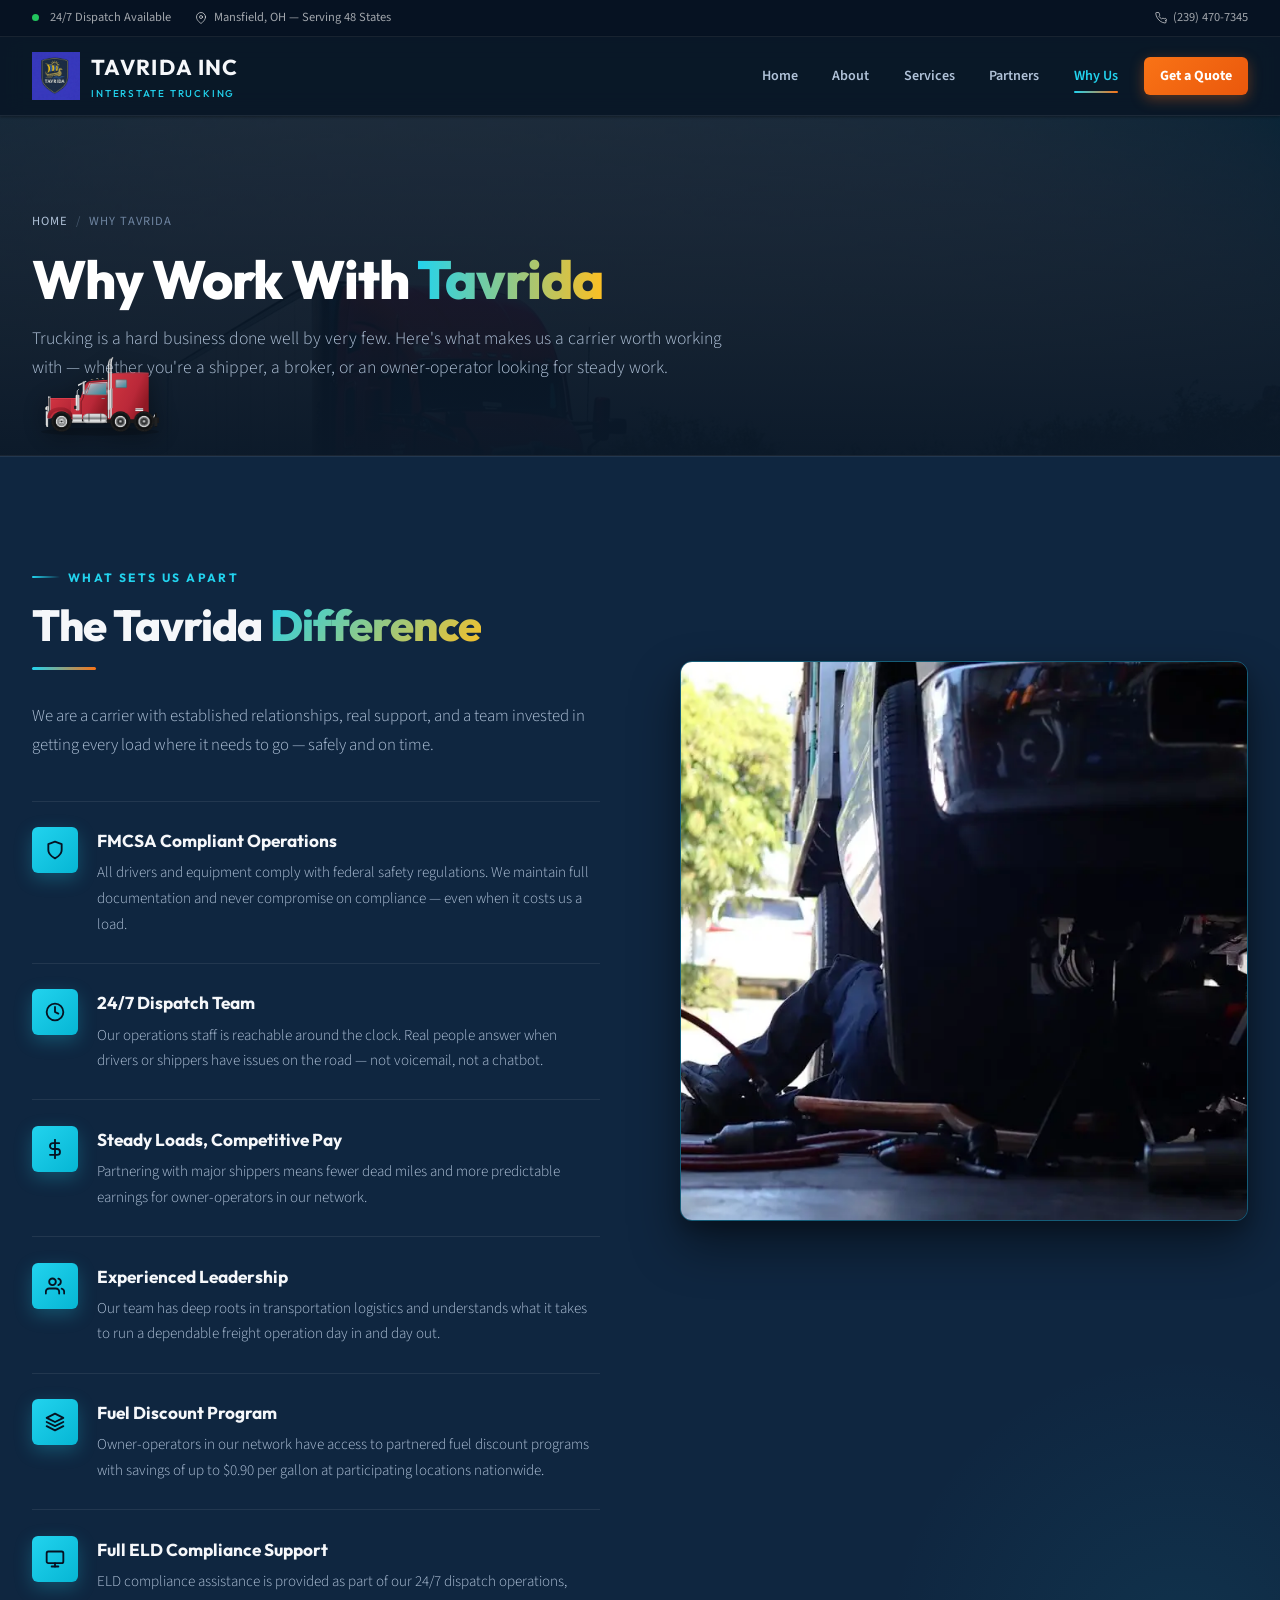
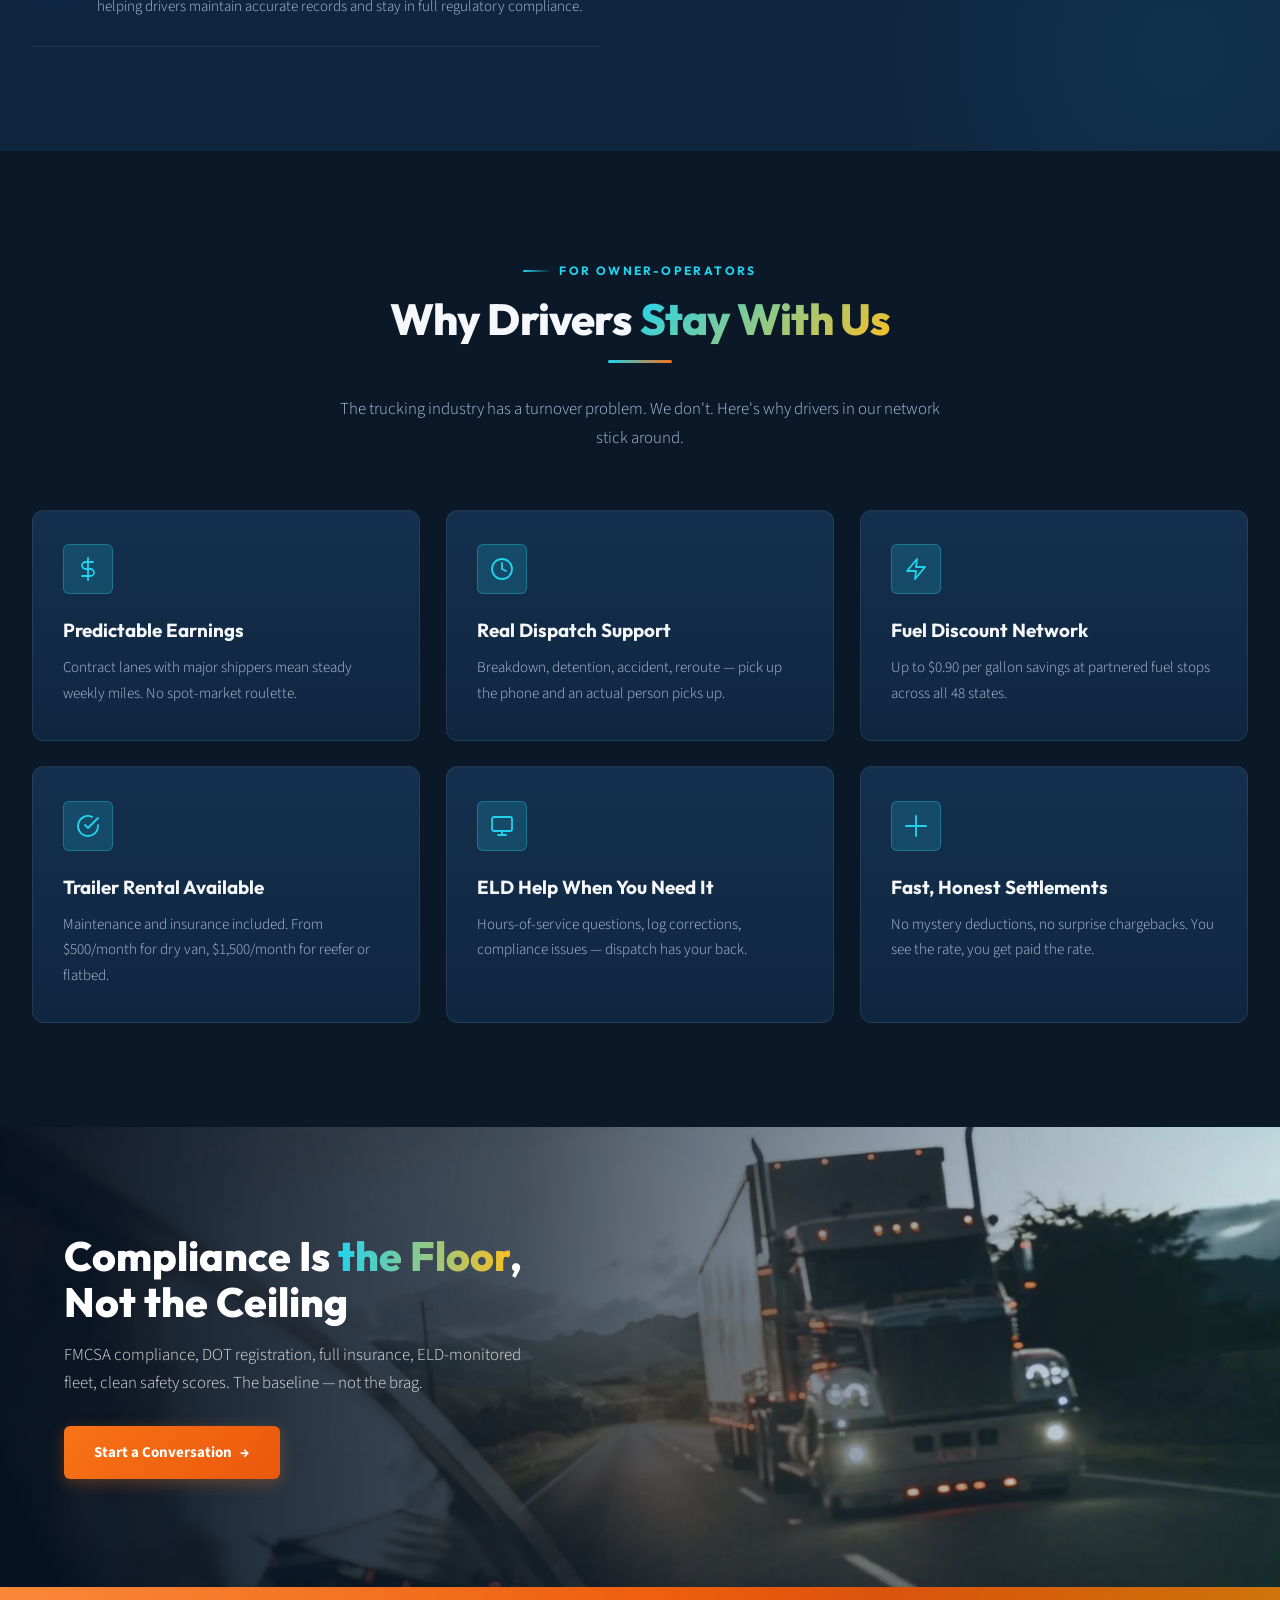
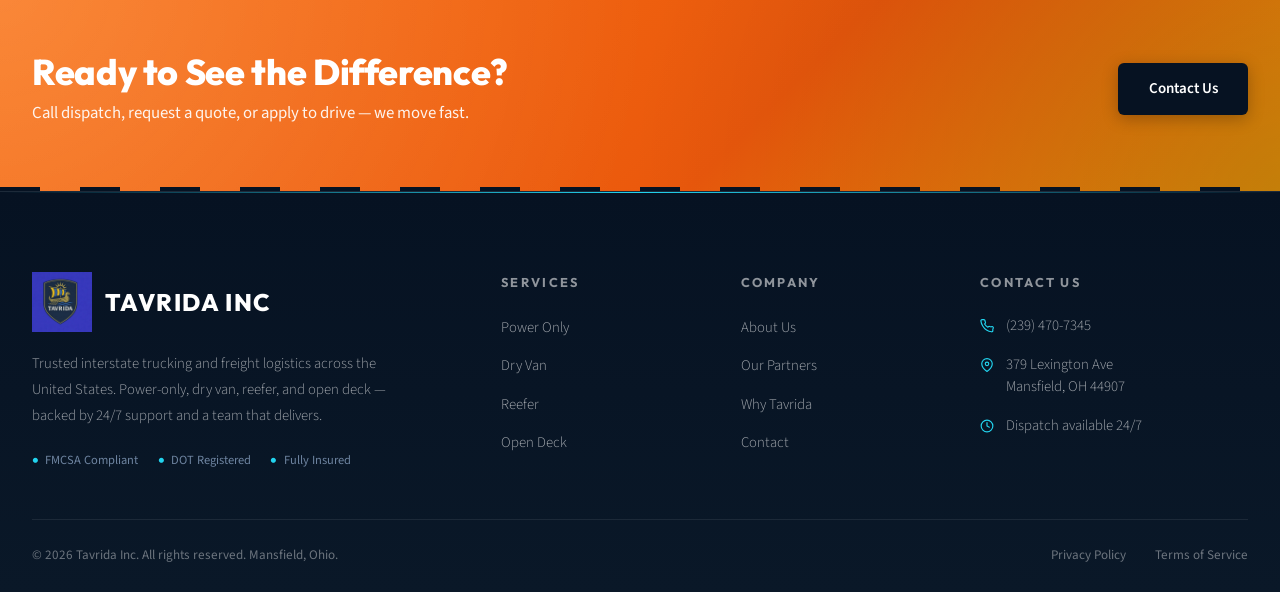
<file: why/index.html>
<!DOCTYPE html>
<html lang="en">
<head>
  <meta charset="UTF-8" />
  <meta name="viewport" content="width=device-width, initial-scale=1.0" />
  <meta name="description" content="Why work with Tavrida Inc — FMCSA compliance, 24/7 dispatch, steady loads, and a team that's been on the road." />
  <title>Why Choose Tavrida Inc | FMCSA Compliant Trucking & 24/7 Dispatch</title>
  <link rel="canonical" href="https://tavridainc.us/why/" />
  <meta name="robots" content="index, follow, max-image-preview:large" />
  <meta name="author" content="Tavrida Inc" />
  <meta name="theme-color" content="#0a1828" />
  <meta name="geo.region" content="US-OH" />
  <meta name="geo.placename" content="Mansfield, Ohio" />
  <meta property="og:site_name" content="Tavrida Inc" />
  <meta property="og:type" content="website" />
  <meta property="og:title" content="Why Choose Tavrida Inc" />
  <meta property="og:description" content="FMCSA compliance, 24/7 dispatch, steady loads, and a team that's been on the road." />
  <meta property="og:url" content="https://tavridainc.us/why/" />
  <meta property="og:image" content="https://tavridainc.us/assets/img/mechanic.jpg" />
  <meta property="og:locale" content="en_US" />
  <meta name="twitter:card" content="summary_large_image" />
  <meta name="twitter:title" content="Why Choose Tavrida Inc" />
  <meta name="twitter:description" content="FMCSA compliance, 24/7 dispatch, steady loads, and a team that's been on the road." />
  <meta name="twitter:image" content="https://tavridainc.us/assets/img/mechanic.jpg" />
  <link rel="preconnect" href="https://fonts.googleapis.com" />
  <link rel="preconnect" href="https://fonts.gstatic.com" crossorigin />
  <link rel="stylesheet" href="https://fonts.googleapis.com/css2?family=Outfit:wght@300;400;500;600;700;800&family=Source+Sans+3:ital,wght@0,9..40,300;0,9..40,400;0,9..40,600;1,9..40,300&display=swap" media="print" onload="this.media='all'" />
  <noscript><link rel="stylesheet" href="https://fonts.googleapis.com/css2?family=Outfit:wght@300;400;500;600;700;800&family=Source+Sans+3:ital,wght@0,9..40,300;0,9..40,400;0,9..40,600;1,9..40,300&display=swap" /></noscript>
  <link rel="icon" type="image/png" href="/Tavrida_Logo_2.png" />
  <link rel="stylesheet" href="/assets/css/site.css?v=20260530a" />
</head>
<body>

  <div class="topbar">
    <div class="topbar-inner">
      <div class="topbar-left">
        <span><span class="live-dot"></span> 24/7 Dispatch Available</span>
        <span><svg viewBox="0 0 24 24"><path d="M21 10c0 7-9 13-9 13s-9-6-9-13a9 9 0 0 1 18 0z"/><circle cx="12" cy="10" r="3"/></svg> Mansfield, OH — Serving 48 States</span>
      </div>
      <div class="topbar-right">
        <a href="tel:2394707345"><svg viewBox="0 0 24 24"><path d="M22 16.92v3a2 2 0 0 1-2.18 2 19.79 19.79 0 0 1-8.63-3.07A19.5 19.5 0 0 1 4.69 12 19.79 19.79 0 0 1 1.61 3.53 2 2 0 0 1 3.58 1h3a2 2 0 0 1 2 1.72c.13.96.36 1.9.7 2.81a2 2 0 0 1-.45 2.11L7.91 8.54a16 16 0 0 0 5.55 5.55l.91-.91a2 2 0 0 1 2.11-.45c.91.34 1.85.57 2.81.7A2 2 0 0 1 22 16.92z"/></svg> (239) 470-7345</a>
      </div>
    </div>
  </div>

  <nav class="site-nav">
    <div class="nav-inner">
      <a href="/" class="nav-logo">
        <img src="/Tavrida_Logo_2.png" alt="Tavrida Inc Logo" />
        <span>TAVRIDA INC<small>INTERSTATE TRUCKING</small></span>
      </a>
      <ul class="nav-links" id="navLinks">
        <li><a href="/">Home</a></li>
        <li><a href="/about/">About</a></li>
        <li><a href="/services/">Services</a></li>
        <li><a href="/partners/">Partners</a></li>
        <li><a href="/why/" class="active">Why Us</a></li>
        <li><a href="/contact/" class="nav-cta">Get a Quote</a></li>
      </ul>
      <div class="hamburger" onclick="toggleNav()"><span></span><span></span><span></span></div>
    </div>
  </nav>

  <main>

  <section class="page-hero" style="--bg:url('/assets/img/hero.jpg');">
    <div class="container">
      <div class="breadcrumb"><a href="/">Home</a><span class="sep">/</span>Why Tavrida</div>
      <h1 class="reveal">Why Work With <span class="accent">Tavrida</span></h1>
      <p class="lead reveal reveal-delay-1">Trucking is a hard business done well by very few. Here's what makes us a carrier worth working with — whether you're a shipper, a broker, or an owner-operator looking for steady work.</p>
    </div>
    <div class="page-hero-truck" data-truck="page-hero" aria-hidden="true"></div>
  </section>

  <!-- WHY GRID -->
  <section class="why">
    <div class="container">
      <div class="why-layout">
        <div class="reveal-left">
          <div class="eyebrow">What Sets Us Apart</div>
          <h2 class="section-h">The Tavrida <span class="accent">Difference</span></h2>
          <div class="section-divider"></div>
          <p class="section-sub">We are a carrier with established relationships, real support, and a team invested in getting every load where it needs to go — safely and on time.</p>
          <div class="why-list">
            <div class="why-item">
              <div class="why-icon"><svg viewBox="0 0 24 24"><path d="M12 22s8-4 8-10V5l-8-3-8 3v7c0 6 8 10 8 10z"/></svg></div>
              <div><h4>FMCSA Compliant Operations</h4><p>All drivers and equipment comply with federal safety regulations. We maintain full documentation and never compromise on compliance — even when it costs us a load.</p></div>
            </div>
            <div class="why-item">
              <div class="why-icon"><svg viewBox="0 0 24 24"><circle cx="12" cy="12" r="10"/><polyline points="12 6 12 12 16 14"/></svg></div>
              <div><h4>24/7 Dispatch Team</h4><p>Our operations staff is reachable around the clock. Real people answer when drivers or shippers have issues on the road — not voicemail, not a chatbot.</p></div>
            </div>
            <div class="why-item">
              <div class="why-icon"><svg viewBox="0 0 24 24"><line x1="12" y1="1" x2="12" y2="23"/><path d="M17 5H9.5a3.5 3.5 0 0 0 0 7h5a3.5 3.5 0 0 1 0 7H6"/></svg></div>
              <div><h4>Steady Loads, Competitive Pay</h4><p>Partnering with major shippers means fewer dead miles and more predictable earnings for owner-operators in our network.</p></div>
            </div>
            <div class="why-item">
              <div class="why-icon"><svg viewBox="0 0 24 24"><path d="M17 21v-2a4 4 0 0 0-4-4H5a4 4 0 0 0-4 4v2"/><circle cx="9" cy="7" r="4"/><path d="M23 21v-2a4 4 0 0 0-3-3.87M16 3.13a4 4 0 0 1 0 7.75"/></svg></div>
              <div><h4>Experienced Leadership</h4><p>Our team has deep roots in transportation logistics and understands what it takes to run a dependable freight operation day in and day out.</p></div>
            </div>
            <div class="why-item">
              <div class="why-icon"><svg viewBox="0 0 24 24"><path d="M12 2L2 7l10 5 10-5-10-5z"/><path d="M2 17l10 5 10-5"/><path d="M2 12l10 5 10-5"/></svg></div>
              <div><h4>Fuel Discount Program</h4><p>Owner-operators in our network have access to partnered fuel discount programs with savings of up to $0.90 per gallon at participating locations nationwide.</p></div>
            </div>
            <div class="why-item">
              <div class="why-icon"><svg viewBox="0 0 24 24"><rect x="2" y="3" width="20" height="14" rx="2"/><line x1="8" y1="21" x2="16" y2="21"/><line x1="12" y1="17" x2="12" y2="21"/></svg></div>
              <div><h4>Full ELD Compliance Support</h4><p>ELD compliance assistance is provided as part of our 24/7 dispatch operations, helping drivers maintain accurate records and stay in full regulatory compliance.</p></div>
            </div>
          </div>
        </div>
        <div class="why-photo reveal-right reveal-delay-2">
          <picture><source type="image/webp" srcset="/assets/img/mechanic.webp"><img src="/assets/img/mechanic.jpg" alt="Truck technician performing maintenance under a semi truck"  loading="lazy" decoding="async" width="1200" height="674"/></picture>
        </div>
      </div>
    </div>
  </section>

  <!-- DRIVER BENEFITS -->
  <section class="partners">
    <div class="container">
      <div class="partners-hd center reveal">
        <div class="eyebrow">For Owner-Operators</div>
        <h2 class="section-h">Why Drivers <span class="accent">Stay With Us</span></h2>
        <div class="section-divider section-divider-center"></div>
        <p class="section-sub" style="margin: 0 auto;">The trucking industry has a turnover problem. We don't. Here's why drivers in our network stick around.</p>
      </div>
      <div class="feature-grid">
        <div class="feature-card reveal">
          <div class="feature-icon"><svg viewBox="0 0 24 24"><line x1="12" y1="1" x2="12" y2="23"/><path d="M17 5H9.5a3.5 3.5 0 0 0 0 7h5a3.5 3.5 0 0 1 0 7H6"/></svg></div>
          <h3>Predictable Earnings</h3>
          <p>Contract lanes with major shippers mean steady weekly miles. No spot-market roulette.</p>
        </div>
        <div class="feature-card reveal reveal-delay-1">
          <div class="feature-icon"><svg viewBox="0 0 24 24"><circle cx="12" cy="12" r="10"/><polyline points="12 6 12 12 16 14"/></svg></div>
          <h3>Real Dispatch Support</h3>
          <p>Breakdown, detention, accident, reroute — pick up the phone and an actual person picks up.</p>
        </div>
        <div class="feature-card reveal reveal-delay-2">
          <div class="feature-icon"><svg viewBox="0 0 24 24"><polygon points="13 2 3 14 12 14 11 22 21 10 12 10 13 2"/></svg></div>
          <h3>Fuel Discount Network</h3>
          <p>Up to $0.90 per gallon savings at partnered fuel stops across all 48 states.</p>
        </div>
        <div class="feature-card reveal">
          <div class="feature-icon"><svg viewBox="0 0 24 24"><path d="M22 11.08V12a10 10 0 1 1-5.93-9.14"/><polyline points="22 4 12 14.01 9 11.01"/></svg></div>
          <h3>Trailer Rental Available</h3>
          <p>Maintenance and insurance included. From $500/month for dry van, $1,500/month for reefer or flatbed.</p>
        </div>
        <div class="feature-card reveal reveal-delay-1">
          <div class="feature-icon"><svg viewBox="0 0 24 24"><rect x="2" y="3" width="20" height="14" rx="2"/><line x1="8" y1="21" x2="16" y2="21"/><line x1="12" y1="17" x2="12" y2="21"/></svg></div>
          <h3>ELD Help When You Need It</h3>
          <p>Hours-of-service questions, log corrections, compliance issues — dispatch has your back.</p>
        </div>
        <div class="feature-card reveal reveal-delay-2">
          <div class="feature-icon"><svg viewBox="0 0 24 24"><path d="M12 2v20M2 12h20"/></svg></div>
          <h3>Fast, Honest Settlements</h3>
          <p>No mystery deductions, no surprise chargebacks. You see the rate, you get paid the rate.</p>
        </div>
      </div>
    </div>
  </section>

  <!-- COMPLIANCE STRIP -->
  <div class="photo-band">
    <picture><source type="image/webp" srcset="/assets/img/band.webp"><img src="/assets/img/band.jpg" alt="American semi truck on the interstate"  loading="lazy" decoding="async" width="1600" height="1067"/></picture>
    <div class="photo-band-overlay">
      <div class="photo-band-text reveal-left">
        <h2>Compliance Is <span class="accent">the Floor</span>, Not the Ceiling</h2>
        <p>FMCSA compliance, DOT registration, full insurance, ELD-monitored fleet, clean safety scores. The baseline — not the brag.</p>
        <a href="/contact/" class="btn btn-primary">Start a Conversation</a>
      </div>
    </div>
  </div>

  <div class="cta-strip">
    <div class="cta-strip-inner">
      <div>
        <h2>Ready to See the Difference?</h2>
        <p>Call dispatch, request a quote, or apply to drive — we move fast.</p>
      </div>
      <a href="/contact/" class="btn">Contact Us</a>
    </div>
  </div>

  </main>

  <footer class="site-footer">
    <div class="container">
      <div class="footer-grid">
        <div class="footer-brand">
          <div class="footer-logo"><img src="/Tavrida_Logo_2.png" alt="Tavrida Inc Logo" />TAVRIDA INC</div>
          <p>Trusted interstate trucking and freight logistics across the United States. Power-only, dry van, reefer, and open deck — backed by 24/7 support and a team that delivers.</p>
          <div class="dot-list"><span>FMCSA Compliant</span><span>DOT Registered</span><span>Fully Insured</span></div>
        </div>
        <div class="footer-col">
          <h4>Services</h4>
          <ul>
            <li><a href="/services/#power-only">Power Only</a></li>
            <li><a href="/services/#dry-van">Dry Van</a></li>
            <li><a href="/services/#reefer">Reefer</a></li>
            <li><a href="/services/#open-deck">Open Deck</a></li>
          </ul>
        </div>
        <div class="footer-col">
          <h4>Company</h4>
          <ul>
            <li><a href="/about/">About Us</a></li>
            <li><a href="/partners/">Our Partners</a></li>
            <li><a href="/why/">Why Tavrida</a></li>
            <li><a href="/contact/">Contact</a></li>
          </ul>
        </div>
        <div class="footer-col">
          <h4>Contact Us</h4>
          <div class="fcr"><svg viewBox="0 0 24 24"><path d="M22 16.92v3a2 2 0 0 1-2.18 2 19.79 19.79 0 0 1-8.63-3.07A19.5 19.5 0 0 1 4.69 12 19.79 19.79 0 0 1 1.61 3.53 2 2 0 0 1 3.58 1h3a2 2 0 0 1 2 1.72c.13.96.36 1.9.7 2.81a2 2 0 0 1-.45 2.11L7.91 8.54a16 16 0 0 0 5.55 5.55l.91-.91a2 2 0 0 1 2.11-.45c.91.34 1.85.57 2.81.7A2 2 0 0 1 22 16.92z"/></svg><a href="tel:2394707345">(239) 470-7345</a></div>
          <div class="fcr"><svg viewBox="0 0 24 24"><path d="M21 10c0 7-9 13-9 13s-9-6-9-13a9 9 0 0 1 18 0z"/><circle cx="12" cy="10" r="3"/></svg><span>379 Lexington Ave<br>Mansfield, OH 44907</span></div>
          <div class="fcr"><svg viewBox="0 0 24 24"><circle cx="12" cy="12" r="10"/><polyline points="12 6 12 12 16 14"/></svg><span>Dispatch available 24/7</span></div>
        </div>
      </div>
      <hr class="footer-divider" />
      <div class="footer-bottom">
        <p>&copy; 2026 Tavrida Inc. All rights reserved. Mansfield, Ohio.</p>
        <div class="footer-btm-links"><a href="#">Privacy Policy</a><a href="#">Terms of Service</a></div>
      </div>
    </div>
  </footer>

  <script src="/assets/js/site.js?v=20260530a"></script>
</body>
</html>
</file>
<file: assets/css/site.css>
/* =====================================================================
   TAVRIDA INC — site stylesheet (v2: vibrant navy + animations)
   ===================================================================== */

*, *::before, *::after { box-sizing: border-box; margin: 0; padding: 0; }

:root {
  /* Base navy — keep the trucking-pro feel */
  --bg-main:    #0a1828;
  --bg-alt:     #0f2640;
  --bg-card:    #14304e;
  --bg-deep:    #061222;
  --bg-glass:   rgba(20, 48, 78, 0.55);

  /* Text */
  --text-main:  #f5f7fa;
  --text-sec:   #b0c2d8;
  --text-dim:   #6e84a0;

  /* Borders / overlays */
  --border-gold:rgba(245, 158, 11, 0.28);
  --border-cyan:rgba(34, 211, 238, 0.32);
  --border-soft:rgba(255,255,255,0.08);

  /* Brand navy palette */
  --navy:       #0a1828;
  --navy-mid:   #0f2640;
  --navy-soft:  #14304e;
  --navy-deep:  #061222;

  /* Vibrant accents */
  --cyan:       #22d3ee;
  --cyan-hot:   #06b6d4;
  --cyan-glow:  rgba(34, 211, 238, 0.18);
  --orange:     #f97316;
  --orange-hot: #ea580c;
  --orange-light:#fb923c;
  --amber:      #f59e0b;
  --amber-light:#fbbf24;
  --gold-glow:  rgba(245, 158, 11, 0.18);

  /* Legacy aliases (keep old HTML working) */
  --accent:        #f59e0b;
  --accent-hover:  #d97706;
  --accent-light:  #fbbf24;
  --blue:          #3a75b8;
  --blue-light:    #60a5fa;
  --white:         #ffffff;
  --off-white:     #f5f7fa;
  --border:        #d5d2c8;

  --radius:     6px;
  --radius-lg:  12px;
  --max:        1280px;
  --max-narrow: 980px;
  --font-head:  'Outfit', sans-serif;
  --font-body:  'Source Sans 3', sans-serif;
  --shadow-sm:  0 1px 3px rgba(0,0,0,0.25), 0 1px 2px rgba(0,0,0,0.12);
  --shadow-md:  0 8px 24px rgba(0,0,0,0.32), 0 2px 8px rgba(0,0,0,0.18);
  --shadow-lg:  0 24px 50px rgba(0,0,0,0.45), 0 8px 18px rgba(0,0,0,0.22);
  --shadow-cyan:0 8px 28px rgba(34, 211, 238, 0.28);
  --shadow-orange:0 8px 28px rgba(249, 115, 22, 0.28);
  --transition: 0.25s ease;
}

html { scroll-behavior: smooth; }
body {
  font-family: var(--font-body);
  background: var(--bg-main);
  color: var(--text-main);
  line-height: 1.6;
  font-size: 16px;
  -webkit-font-smoothing: antialiased;
  -moz-osx-font-smoothing: grayscale;
  overflow-x: hidden;
}

a { color: inherit; text-decoration: none; }
img { display: block; max-width: 100%; }
picture { display: contents; }

.container { max-width: var(--max); margin: 0 auto; padding: 0 2rem; }
.container-narrow { max-width: var(--max-narrow); margin: 0 auto; padding: 0 2rem; }

/* =====================================================================
   ANIMATIONS / KEYFRAMES
   ===================================================================== */

@keyframes drive {
  0%   { transform: translateX(110vw); }
  100% { transform: translateX(-30vw); }
}
@keyframes drive-slow {
  0%   { transform: translateX(115vw); }
  100% { transform: translateX(-25vw); }
}
@keyframes wheel-spin {
  /* Truck moves right-to-left, wheels rotate counter-clockwise */
  100% { transform: rotate(-360deg); }
}
@keyframes road-dash {
  /* Period equals one dash-cycle (80px) — keeps pattern seamless, no jump.
     Positive shift makes the pattern visually move LEFT-TO-RIGHT. */
  0%   { background-position: 0 0; }
  100% { background-position: 80px 0; }
}
@keyframes exhaust-puff {
  0%   { transform: translate(0,0) scale(0.6); opacity: 0.7; }
  100% { transform: translate(-40px, -20px) scale(1.6); opacity: 0; }
}
@keyframes bob {
  0%, 100% { transform: translateY(0); }
  50%      { transform: translateY(-1.5px); }
}
@keyframes float {
  0%, 100% { transform: translateY(0); }
  50%      { transform: translateY(-8px); }
}
@keyframes pulse-dot {
  0%, 100% { box-shadow: 0 0 0 0 currentColor; }
  50%      { box-shadow: 0 0 0 10px transparent; }
}
@keyframes route-draw {
  0%   { stroke-dashoffset: 1400; }
  100% { stroke-dashoffset: 0; }
}
@keyframes blink {
  50% { opacity: 0; }
}
@keyframes shimmer {
  0%   { background-position: -200% 0; }
  100% { background-position: 200% 0; }
}
@keyframes gradient-shift {
  0%, 100% { background-position: 0% 50%; }
  50%      { background-position: 100% 50%; }
}
@keyframes count-in {
  0%   { opacity: 0; transform: translateY(8px); }
  100% { opacity: 1; transform: translateY(0); }
}
@keyframes truck-roll-in {
  0%   { transform: translateX(-120%); opacity: 0; }
  100% { transform: translateX(0); opacity: 1; }
}

/* Scroll reveal */
.reveal { opacity: 0; transform: translateY(28px); transition: opacity 0.7s ease, transform 0.7s cubic-bezier(0.25, 0.46, 0.45, 0.94); }
.reveal.visible { opacity: 1; transform: none; }
.reveal-delay-1 { transition-delay: 0.1s; }
.reveal-delay-2 { transition-delay: 0.2s; }
.reveal-delay-3 { transition-delay: 0.3s; }
.reveal-delay-4 { transition-delay: 0.4s; }
.reveal-delay-5 { transition-delay: 0.5s; }

.reveal-left { opacity: 0; transform: translateX(-40px); transition: opacity 0.8s ease, transform 0.8s cubic-bezier(0.25, 0.46, 0.45, 0.94); }
.reveal-left.visible { opacity: 1; transform: none; }
.reveal-right { opacity: 0; transform: translateX(40px); transition: opacity 0.8s ease, transform 0.8s cubic-bezier(0.25, 0.46, 0.45, 0.94); }
.reveal-right.visible { opacity: 1; transform: none; }

@media (prefers-reduced-motion: reduce) {
  *, *::before, *::after { animation-duration: 0.01ms !important; transition-duration: 0.01ms !important; }
  .reveal, .reveal-left, .reveal-right { opacity: 1; transform: none; }
}

/* =====================================================================
   TOPBAR
   ===================================================================== */
.topbar { background: var(--bg-deep); padding: 0.5rem 0; border-bottom: 1px solid var(--border-soft); position: relative; z-index: 50; }
.topbar-inner { max-width: var(--max); margin: 0 auto; padding: 0 2rem; display: flex; justify-content: space-between; gap: 1.5rem; flex-wrap: wrap; }
.topbar-left, .topbar-right { display: flex; gap: 1.5rem; flex-wrap: wrap; }
.topbar a, .topbar span { font-size: 0.78rem; color: rgba(255,255,255,0.62); display: inline-flex; align-items: center; gap: 0.4rem; transition: color 0.2s; }
.topbar a:hover { color: var(--cyan); }
.topbar svg { width: 12px; height: 12px; stroke: currentColor; fill: none; stroke-width: 2; stroke-linecap: round; stroke-linejoin: round; }
.topbar .live-dot {
  width: 7px; height: 7px; border-radius: 50%;
  background: #22c55e; color: #22c55e;
  animation: pulse-dot 2s infinite;
  margin-right: 0.3rem;
}

/* =====================================================================
   NAV
   ===================================================================== */
nav.site-nav {
  position: sticky; top: 0; z-index: 100;
  background: rgba(10, 24, 40, 0.92);
  backdrop-filter: blur(12px) saturate(140%);
  -webkit-backdrop-filter: blur(12px) saturate(140%);
  border-bottom: 1px solid var(--border-soft);
  box-shadow: var(--shadow-sm);
}
.nav-inner { max-width: var(--max); margin: 0 auto; padding: 0 2rem; height: 78px; display: flex; align-items: center; justify-content: space-between; }
.nav-logo { font-family: var(--font-head); font-size: 1.35rem; font-weight: 700; letter-spacing: 0.06em; color: var(--text-main); display: flex; align-items: center; gap: 0.7rem; }
.nav-logo img { height: 48px; width: auto; flex-shrink: 0; transition: transform 0.4s ease; }
.nav-logo:hover img { transform: rotate(-6deg) scale(1.05); }
.nav-logo small { display: block; font-size: 0.62rem; font-weight: 500; letter-spacing: 0.18em; color: var(--cyan); margin-top: 2px; }
.nav-links { display: flex; gap: 0.15rem; list-style: none; align-items: center; }
.nav-links a {
  font-size: 0.88rem; font-weight: 600;
  color: var(--text-sec);
  padding: 0.55rem 1rem; border-radius: var(--radius);
  transition: color 0.2s, background 0.2s;
  position: relative;
}
.nav-links a:hover { color: var(--text-main); background: var(--bg-alt); }
.nav-links a.active { color: var(--cyan); }
.nav-links a.active::after {
  content: ''; position: absolute; left: 1rem; right: 1rem; bottom: 2px;
  height: 2px; background: linear-gradient(90deg, var(--cyan), var(--orange)); border-radius: 2px;
}
.nav-cta {
  background: linear-gradient(135deg, var(--orange), var(--orange-hot)) !important;
  color: white !important; font-weight: 700 !important;
  margin-left: 0.5rem;
  box-shadow: 0 4px 14px rgba(249, 115, 22, 0.35);
}
.nav-cta:hover { box-shadow: 0 6px 22px rgba(249, 115, 22, 0.55); transform: translateY(-1px); }
.nav-cta.active::after { display: none; }

.hamburger { display: none; flex-direction: column; gap: 5px; cursor: pointer; padding: 6px; }
.hamburger span { display: block; width: 24px; height: 2px; background: var(--text-main); border-radius: 2px; transition: 0.2s; }

/* =====================================================================
   BUTTONS
   ===================================================================== */
.btn {
  display: inline-flex; align-items: center; gap: 0.5rem;
  padding: 0.9rem 1.9rem;
  border-radius: var(--radius);
  font-family: var(--font-body);
  font-size: 0.94rem; font-weight: 600;
  cursor: pointer; border: none;
  transition: all 0.25s ease;
  text-align: center;
  position: relative;
  overflow: hidden;
}
.btn-primary {
  background: linear-gradient(135deg, var(--orange), var(--orange-hot));
  color: white; font-weight: 700;
  box-shadow: 0 4px 16px rgba(249, 115, 22, 0.3);
}
.btn-primary:hover { transform: translateY(-2px); box-shadow: 0 10px 28px rgba(249, 115, 22, 0.5); }
.btn-primary::after {
  content: '→'; transition: transform 0.3s;
}
.btn-primary:hover::after { transform: translateX(4px); }

.btn-outline { background: transparent; color: white; border: 2px solid rgba(255,255,255,0.4); }
.btn-outline:hover { border-color: var(--cyan); background: var(--cyan-glow); color: var(--cyan); transform: translateY(-2px); }

.btn-navy { background: var(--navy-mid); color: white; border: 1px solid var(--border-cyan); }
.btn-navy:hover { background: var(--navy-soft); border-color: var(--cyan); transform: translateY(-2px); box-shadow: var(--shadow-md); }

.btn-cyan {
  background: linear-gradient(135deg, var(--cyan), var(--cyan-hot));
  color: var(--navy-deep); font-weight: 700;
  box-shadow: 0 4px 16px rgba(34, 211, 238, 0.32);
}
.btn-cyan:hover { transform: translateY(-2px); box-shadow: 0 10px 28px rgba(34, 211, 238, 0.5); }

.btn-ghost {
  background: transparent; color: var(--cyan);
  padding: 0.5rem 0; font-weight: 600;
}
.btn-ghost::after { content: '→'; margin-left: 0.35rem; transition: transform 0.25s; display: inline-block; }
.btn-ghost:hover { color: var(--orange); }
.btn-ghost:hover::after { transform: translateX(5px); }

/* =====================================================================
   HERO — animated highway scene
   ===================================================================== */
.hero {
  position: relative; min-height: 760px;
  display: flex; align-items: center;
  overflow: hidden;
  background: linear-gradient(180deg, var(--bg-deep) 0%, var(--bg-main) 70%, var(--bg-alt) 100%);
}
.hero-bg {
  position: absolute; inset: 0;
  overflow: hidden;
}
.hero-bg img {
  width: 100%; height: 100%;
  object-fit: cover; object-position: center;
  opacity: 0.55;
}
.hero-bg::after {
  content: ''; position: absolute; inset: 0;
  background:
    linear-gradient(95deg,
      rgba(6,18,34,0.96) 0%,
      rgba(6,18,34,0.86) 28%,
      rgba(10,24,40,0.55) 55%,
      rgba(34,211,238,0.08) 100%);
}
/* Animated grid overlay */
.hero::before {
  content: '';
  position: absolute; inset: 0;
  background-image:
    linear-gradient(rgba(34,211,238,0.06) 1px, transparent 1px),
    linear-gradient(90deg, rgba(34,211,238,0.06) 1px, transparent 1px);
  background-size: 60px 60px;
  mask-image: radial-gradient(ellipse at top right, black 0%, transparent 70%);
  -webkit-mask-image: radial-gradient(ellipse at top right, black 0%, transparent 70%);
  pointer-events: none;
}

/* Driving SVG truck silhouette across bottom of hero */
.hero-truck-track {
  position: absolute;
  left: 0; right: 0; bottom: 6%;
  height: 120px;
  pointer-events: none;
  z-index: 1;
  overflow: hidden;
}
.hero-truck {
  position: absolute;
  bottom: 0;
  width: 460px; height: 140px;
  animation: drive 26s linear infinite;
  will-change: transform;
  filter: drop-shadow(0 6px 18px rgba(0,0,0,0.6));
}
.hero-truck svg { width: 100%; height: 100%; display: block; }
.hero-truck .wheel { animation: wheel-spin 0.55s linear infinite; will-change: transform; }

.hero-road {
  position: absolute; left: 0; right: 0; bottom: 0; height: 6%;
  background: linear-gradient(180deg, #1a2a3e 0%, #0d1929 100%);
  border-top: 1px solid rgba(34,211,238,0.15);
}
.hero-road::before {
  content: ''; position: absolute;
  left: 0; right: 0; top: 50%; height: 3px;
  background: repeating-linear-gradient(90deg, var(--amber) 0 40px, transparent 40px 80px);
  background-size: 80px 100%;
  animation: road-dash 1.2s linear infinite;
}

.hero-content { position: relative; z-index: 2; max-width: 660px; padding: 6rem 0 8rem; }
.hero-badge {
  display: inline-flex; align-items: center; gap: 0.55rem;
  background: linear-gradient(135deg, rgba(34,211,238,0.12), rgba(249,115,22,0.10));
  border: 1px solid var(--border-cyan);
  color: var(--cyan);
  font-family: var(--font-head);
  font-size: 0.74rem; font-weight: 700; letter-spacing: 0.16em; text-transform: uppercase;
  padding: 0.5rem 1rem; border-radius: 999px;
  margin-bottom: 1.6rem;
  backdrop-filter: blur(6px);
}
.hero-badge::before {
  content: ''; width: 7px; height: 7px; border-radius: 50%;
  background: var(--cyan);
  box-shadow: 0 0 10px var(--cyan);
  animation: pulse-dot 2s infinite;
}

.hero h1 {
  font-family: var(--font-head);
  font-size: clamp(2.9rem, 5.6vw, 5rem);
  font-weight: 800; line-height: 1.0; color: #fff;
  margin-bottom: 1.4rem; letter-spacing: -0.02em;
}
.hero h1 .accent {
  background: linear-gradient(135deg, var(--cyan) 0%, var(--amber-light) 60%, var(--orange) 100%);
  -webkit-background-clip: text; background-clip: text; color: transparent;
  background-size: 200% 200%;
  animation: gradient-shift 6s ease-in-out infinite;
}

.hero-sub { font-size: 1.13rem; font-weight: 300; color: rgba(255,255,255,0.86); line-height: 1.7; max-width: 540px; margin-bottom: 2.4rem; }
.hero-actions { display: flex; gap: 1rem; flex-wrap: wrap; }
.hero-trust { margin-top: 3rem; display: flex; gap: 2rem; flex-wrap: wrap; align-items: center; }
.hero-trust-item { display: flex; align-items: center; gap: 0.6rem; color: rgba(255,255,255,0.78); font-size: 0.86rem; font-weight: 500; }
.hero-trust-item svg { width: 18px; height: 18px; stroke: var(--cyan); fill: none; stroke-width: 2; stroke-linecap: round; stroke-linejoin: round; }

/* Page hero (sub-pages) */
.page-hero {
  position: relative;
  padding: 6rem 0 4.5rem;
  background: linear-gradient(180deg, var(--bg-deep) 0%, var(--bg-main) 100%);
  border-bottom: 1px solid var(--border-soft);
  overflow: hidden;
}
.page-hero::before {
  content: ''; position: absolute; inset: 0;
  background: var(--bg, none);
  background-position: center; background-size: cover; background-repeat: no-repeat;
  opacity: 0.22;
}
.page-hero::after {
  content: ''; position: absolute; inset: 0;
  background: linear-gradient(180deg, rgba(6,18,34,0.45) 0%, rgba(10,24,40,0.95) 100%);
}
.page-hero .container { position: relative; z-index: 2; }
.page-hero .breadcrumb { font-size: 0.78rem; color: var(--text-dim); letter-spacing: 0.08em; text-transform: uppercase; margin-bottom: 1.2rem; }
.page-hero .breadcrumb a { color: var(--text-sec); transition: color 0.2s; }
.page-hero .breadcrumb a:hover { color: var(--cyan); }
.page-hero .breadcrumb .sep { margin: 0 0.5rem; opacity: 0.5; }
.page-hero h1 {
  font-family: var(--font-head);
  font-size: clamp(2.4rem, 4.2vw, 3.6rem);
  font-weight: 800; line-height: 1.05; color: #fff;
  margin-bottom: 1rem; letter-spacing: -0.02em;
}
.page-hero h1 .accent {
  background: linear-gradient(90deg, var(--cyan), var(--amber-light));
  -webkit-background-clip: text; background-clip: text; color: transparent;
}
.page-hero p.lead { font-size: 1.1rem; font-weight: 300; color: var(--text-sec); max-width: 720px; line-height: 1.7; }

/* Decorative driving truck for page heroes */
.page-hero-truck {
  position: absolute; bottom: 6px; left: 0;
  width: 200px; height: 110px;
  animation: drive 28s linear infinite;
  opacity: 0.92;
  z-index: 2;
  will-change: transform;
  filter: drop-shadow(0 4px 12px rgba(0,0,0,0.45));
}
.page-hero-truck svg { width: 100%; height: 100%; display: block; }
.page-hero-truck .wheel { animation: wheel-spin 0.55s linear infinite; will-change: transform; }

/* =====================================================================
   STATS BAR
   ===================================================================== */
.stats-bar {
  background: linear-gradient(180deg, var(--bg-main) 0%, var(--bg-alt) 100%);
  position: relative;
  border-top: 3px solid;
  border-image: linear-gradient(90deg, var(--cyan), var(--orange)) 1;
  border-bottom: 1px solid var(--border-soft);
  overflow: hidden;
}
.stats-bar::before {
  content: '';
  position: absolute; top: -1px; left: 0; right: 0; height: 3px;
  background: linear-gradient(90deg, var(--cyan) 0%, var(--amber) 50%, var(--orange) 100%);
  background-size: 200% 100%;
  animation: gradient-shift 8s ease-in-out infinite;
}
.stats-grid { display: grid; grid-template-columns: repeat(4, 1fr); }
.stat-item { padding: 2.6rem 1.5rem; text-align: center; border-right: 1px solid rgba(255,255,255,0.07); position: relative; }
.stat-item:last-child { border-right: none; }
.stat-item:hover { background: rgba(34, 211, 238, 0.04); }
.stat-num {
  font-family: var(--font-head);
  font-size: 2.8rem; font-weight: 800;
  background: linear-gradient(135deg, var(--cyan), var(--amber-light));
  -webkit-background-clip: text; background-clip: text; color: transparent;
  line-height: 1; margin-bottom: 0.4rem;
  letter-spacing: -0.02em;
}
.stat-label { font-size: 0.78rem; letter-spacing: 0.12em; text-transform: uppercase; color: rgba(255,255,255,0.55); font-weight: 600; }
.stat-item svg { width: 22px; height: 22px; stroke: var(--cyan); fill: none; stroke-width: 1.8; stroke-linecap: round; stroke-linejoin: round; margin-bottom: 0.6rem; opacity: 0.7; }

/* =====================================================================
   SECTIONS / TYPOGRAPHY
   ===================================================================== */
section { padding: 6.5rem 0; position: relative; }
section.tight { padding: 4.5rem 0; }
.eyebrow {
  font-family: var(--font-head); font-size: 0.75rem; font-weight: 700;
  letter-spacing: 0.2em; text-transform: uppercase;
  color: var(--cyan);
  margin-bottom: 0.9rem; display: inline-flex; align-items: center; gap: 0.5rem;
}
.eyebrow::before {
  content: ''; width: 28px; height: 2px;
  background: linear-gradient(90deg, var(--cyan), transparent);
  border-radius: 2px;
}
.section-h {
  font-family: var(--font-head);
  font-size: clamp(2.1rem, 3.4vw, 3rem);
  font-weight: 800; line-height: 1.1; color: var(--text-main);
  margin-bottom: 1.1rem; letter-spacing: -0.02em;
}
.section-h .accent {
  background: linear-gradient(135deg, var(--cyan), var(--amber-light));
  -webkit-background-clip: text; background-clip: text; color: transparent;
}
.section-sub { font-size: 1.05rem; font-weight: 300; color: var(--text-sec); line-height: 1.75; max-width: 620px; }
.section-divider {
  width: 64px; height: 3px;
  background: linear-gradient(90deg, var(--cyan), var(--orange));
  border-radius: 2px; margin: 0 0 2rem;
}
.section-divider-center { margin: 0 auto 2rem; }

/* =====================================================================
   ABOUT
   ===================================================================== */
.about { background: var(--bg-main); position: relative; }
.about::before {
  content: ''; position: absolute;
  top: 0; right: -200px; width: 600px; height: 600px;
  background: radial-gradient(circle, var(--cyan-glow) 0%, transparent 70%);
  pointer-events: none;
}
.about-grid { display: grid; grid-template-columns: 1fr 1fr; gap: 5rem; align-items: center; position: relative; }
.about-copy p { font-weight: 300; color: var(--text-sec); line-height: 1.85; margin-bottom: 1.1rem; }
.about-copy p:last-of-type { margin-bottom: 2rem; }
.about-img-wrap {
  position: relative; border-radius: var(--radius-lg); overflow: hidden;
  box-shadow: var(--shadow-lg);
  transition: transform 0.5s ease;
}
.about-img-wrap:hover { transform: translateY(-4px); box-shadow: var(--shadow-lg), 0 0 0 1px var(--border-cyan); }
.about-img-wrap::before {
  content: ''; position: absolute; inset: 0;
  border: 1px solid var(--border-cyan); border-radius: var(--radius-lg);
  z-index: 2; pointer-events: none;
}
.about-img-wrap::after {
  content: ''; position: absolute; inset: 0;
  background: linear-gradient(135deg, transparent 60%, rgba(34, 211, 238, 0.12));
  pointer-events: none;
}
.about-img-wrap img { width: 100%; height: 480px; object-fit: cover; transition: transform 0.8s ease; }
.about-img-wrap:hover img { transform: scale(1.05); }
.about-badge {
  position: absolute; bottom: 1.5rem; left: 1.5rem;
  background: rgba(10, 24, 40, 0.92);
  backdrop-filter: blur(8px);
  color: white; padding: 1.1rem 1.5rem;
  border-radius: var(--radius);
  border-left: 3px solid var(--cyan); z-index: 2;
}
.about-badge .num {
  font-family: var(--font-head); font-size: 2rem; font-weight: 800; line-height: 1;
  background: linear-gradient(135deg, var(--cyan), var(--amber-light));
  -webkit-background-clip: text; background-clip: text; color: transparent;
}
.about-badge .lbl { font-size: 0.75rem; color: rgba(255,255,255,0.7); letter-spacing: 0.1em; margin-top: 0.3rem; text-transform: uppercase; }

/* =====================================================================
   SERVICES — animated trailer cards
   ===================================================================== */
.services { background: var(--bg-alt); border-top: 1px solid var(--border-soft); border-bottom: 1px solid var(--border-soft); position: relative; overflow: hidden; }
.services::before {
  content: ''; position: absolute;
  top: -100px; left: -200px; width: 700px; height: 700px;
  background: radial-gradient(circle, rgba(249,115,22,0.08) 0%, transparent 70%);
  pointer-events: none;
}
.services-header { display: flex; justify-content: space-between; align-items: flex-end; margin-bottom: 3.5rem; flex-wrap: wrap; gap: 1.5rem; position: relative; }
.services-grid { display: grid; grid-template-columns: repeat(2, 1fr); gap: 1.8rem; position: relative; }
.svc-card {
  background: linear-gradient(180deg, var(--bg-card) 0%, var(--navy-mid) 100%);
  border: 1px solid var(--border-soft);
  border-radius: var(--radius-lg);
  overflow: hidden;
  box-shadow: var(--shadow-sm);
  transition: box-shadow 0.4s, transform 0.4s, border-color 0.4s;
  display: flex; flex-direction: column;
  position: relative;
}
.svc-card::before {
  content: ''; position: absolute; top: 0; left: 0; right: 0; height: 3px;
  background: linear-gradient(90deg, var(--cyan), var(--orange));
  transform: scaleX(0); transform-origin: left;
  transition: transform 0.5s cubic-bezier(0.25, 0.46, 0.45, 0.94);
  z-index: 3;
}
.svc-card:hover { box-shadow: var(--shadow-lg); transform: translateY(-6px); border-color: var(--border-cyan); }
.svc-card:hover::before { transform: scaleX(1); }

/* SVG trailer illustration container */
.svc-illustration {
  height: 240px;
  background: linear-gradient(180deg, #0c2138 0%, #143352 60%, #1a3d61 100%);
  position: relative;
  overflow: hidden;
}
.svc-illustration::before {
  /* sky gradient */
  content: '';
  position: absolute; inset: 0;
  background:
    radial-gradient(ellipse at top, rgba(34,211,238,0.10) 0%, transparent 60%),
    radial-gradient(ellipse at bottom right, rgba(249,115,22,0.08) 0%, transparent 60%);
}
.svc-illustration::after {
  /* moving road — 80px period to match keyframe distance, no glitch on loop */
  content: '';
  position: absolute; left: 0; right: 0; bottom: 18px; height: 3px;
  background: repeating-linear-gradient(90deg, var(--amber-light) 0 40px, transparent 40px 80px);
  background-size: 80px 100%;
  opacity: 0.6;
  animation: road-dash 1.8s linear infinite;
}
.svc-illustration .ground {
  position: absolute; left: 0; right: 0; bottom: 0; height: 22px;
  background: linear-gradient(180deg, #0d2338 0%, #061222 100%);
  border-top: 1px solid rgba(34,211,238,0.15);
}
.svc-illustration svg.trailer-svg {
  position: absolute; left: 50%; bottom: 8px;
  transform: translateX(-50%);
  width: 94%; max-width: 440px;
  height: auto;
  filter: drop-shadow(0 6px 14px rgba(0,0,0,0.5));
  transition: transform 0.5s cubic-bezier(0.25, 0.46, 0.45, 0.94);
}
.svc-card:hover svg.trailer-svg { transform: translateX(-50%) translateY(-4px); }
.svc-card:hover .trailer-svg .wheel { animation: wheel-spin 0.7s linear infinite; will-change: transform; }

/* When a real photo is used instead of SVG */
.svc-photo { height: 240px; overflow: hidden; position: relative; }
.svc-photo::after { content: ''; position: absolute; inset: 0; background: linear-gradient(180deg, transparent 50%, rgba(10,24,40,0.85) 100%); }
.svc-photo img { width: 100%; height: 100%; object-fit: cover; transition: transform 0.7s ease; }
.svc-card:hover .svc-photo img { transform: scale(1.07); }

.svc-body { padding: 1.9rem 2rem 2rem; display: flex; flex-direction: column; flex: 1; }
.svc-num {
  font-family: var(--font-head); font-size: 0.72rem; font-weight: 700;
  letter-spacing: 0.18em; text-transform: uppercase; color: var(--cyan);
  margin-bottom: 0.6rem;
}
.svc-body h3 {
  font-family: var(--font-head); font-size: 1.55rem; font-weight: 700;
  color: var(--text-main); margin-bottom: 0.7rem;
  transition: color 0.3s;
}
.svc-card:hover .svc-body h3 { color: var(--cyan); }
.svc-body p { font-size: 0.96rem; font-weight: 300; color: var(--text-sec); line-height: 1.75; margin-bottom: 1rem; }
.svc-pricing { display: inline-block; background: var(--gold-glow); color: var(--amber-light); font-size: 0.84rem; font-weight: 600; padding: 0.42rem 0.85rem; border-radius: var(--radius); border: 1px solid var(--border-gold); margin-top: auto; align-self: flex-start; }
.svc-link { margin-top: 1rem; }

/* =====================================================================
   SERVICE DETAIL (on /services/)
   ===================================================================== */
.svc-detail { padding: 5rem 0; border-bottom: 1px solid var(--border-soft); position: relative; }
.svc-detail:nth-child(even) { background: var(--bg-alt); }
.svc-detail-grid { display: grid; grid-template-columns: 1fr 1fr; gap: 4rem; align-items: center; }
.svc-detail-grid.reverse { direction: rtl; }
.svc-detail-grid.reverse > * { direction: ltr; }

.svc-detail-img {
  border-radius: var(--radius-lg); overflow: hidden;
  box-shadow: var(--shadow-lg); position: relative;
  transition: transform 0.5s;
}
.svc-detail-img:hover { transform: translateY(-4px); }
.svc-detail-img::after {
  content: ''; position: absolute; inset: 0;
  border: 1px solid var(--border-cyan); border-radius: var(--radius-lg);
  pointer-events: none;
}
.svc-detail-img img { width: 100%; height: 480px; object-fit: cover; transition: transform 0.8s; }
.svc-detail-img:hover img { transform: scale(1.04); }

.svc-detail-illust {
  height: 360px; border-radius: var(--radius-lg); overflow: hidden;
  background: linear-gradient(180deg, #0c2138 0%, #143352 60%, #1a3d61 100%);
  position: relative; box-shadow: var(--shadow-lg);
  border: 1px solid var(--border-cyan);
}
.svc-detail-illust::after {
  content: ''; position: absolute; left: 0; right: 0; bottom: 26px; height: 3px;
  background: repeating-linear-gradient(90deg, var(--amber-light) 0 40px, transparent 40px 80px);
  background-size: 80px 100%;
  opacity: 0.6;
  animation: road-dash 1.6s linear infinite;
}
.svc-detail-illust .ground {
  position: absolute; left: 0; right: 0; bottom: 0; height: 30px;
  background: linear-gradient(180deg, #0d2338 0%, #061222 100%);
}
.svc-detail-illust svg.trailer-svg {
  position: absolute; left: 50%; bottom: 14px;
  transform: translateX(-50%); width: 92%; max-width: 540px; height: auto;
  filter: drop-shadow(0 8px 20px rgba(0,0,0,0.55));
}
.svc-detail-illust .trailer-svg .wheel { animation: wheel-spin 0.6s linear infinite; will-change: transform; }

.svc-detail-tag {
  position: absolute; top: 1.2rem; left: 1.2rem;
  background: rgba(10, 24, 40, 0.92);
  backdrop-filter: blur(6px);
  color: var(--cyan); font-family: var(--font-head);
  font-size: 0.74rem; font-weight: 700; letter-spacing: 0.16em; text-transform: uppercase;
  padding: 0.5rem 0.9rem; border-radius: var(--radius);
  border: 1px solid var(--border-cyan); z-index: 2;
}
.svc-detail h2 { font-family: var(--font-head); font-size: clamp(1.9rem, 2.8vw, 2.5rem); font-weight: 800; color: var(--text-main); margin-bottom: 1rem; letter-spacing: -0.01em; }
.svc-detail p.lead { font-size: 1.05rem; color: var(--text-sec); line-height: 1.8; font-weight: 300; margin-bottom: 1.5rem; }
.svc-feature-list { list-style: none; margin: 1.5rem 0; }
.svc-feature-list li { display: flex; gap: 0.85rem; align-items: flex-start; padding: 0.75rem 0; border-bottom: 1px solid var(--border-soft); color: var(--text-sec); font-size: 0.96rem; transition: padding-left 0.3s, color 0.3s; }
.svc-feature-list li:hover { padding-left: 6px; color: var(--text-main); }
.svc-feature-list li::before {
  content: ''; width: 10px; height: 10px; min-width: 10px;
  background: linear-gradient(135deg, var(--cyan), var(--orange));
  border-radius: 50%; margin-top: 7px;
  box-shadow: 0 0 12px rgba(34,211,238,0.4);
}
.svc-spec-row { display: grid; grid-template-columns: repeat(2, 1fr); gap: 1rem; margin-top: 1.5rem; }
.svc-spec { background: var(--bg-card); border: 1px solid var(--border-soft); border-radius: var(--radius); padding: 1rem 1.2rem; transition: border-color 0.3s, transform 0.3s; }
.svc-spec:hover { border-color: var(--cyan); transform: translateY(-2px); }
.svc-spec .k { font-size: 0.72rem; letter-spacing: 0.1em; text-transform: uppercase; color: var(--text-dim); font-weight: 600; }
.svc-spec .v { font-family: var(--font-head); font-size: 1.15rem; font-weight: 700; color: var(--cyan); margin-top: 0.25rem; }

/* =====================================================================
   PARTNERS
   ===================================================================== */
.partners { background: var(--bg-main); position: relative; }
.partners-hd { margin-bottom: 3.5rem; max-width: 720px; }
.partners-hd.center { margin-left: auto; margin-right: auto; text-align: center; }
.partners-hd.center .section-divider { margin-left: auto; margin-right: auto; }
.partners-grid { display: grid; grid-template-columns: repeat(5, 1fr); gap: 1.4rem; }
.partner-card {
  background: linear-gradient(180deg, var(--bg-card) 0%, var(--navy-mid) 100%);
  border: 1px solid var(--border-soft);
  border-radius: var(--radius-lg);
  padding: 2.4rem 1.5rem; text-align: center;
  transition: border-color 0.35s, box-shadow 0.35s, transform 0.35s;
  position: relative; overflow: hidden;
}
.partner-card::before {
  content: ''; position: absolute; top: 0; left: 0; right: 0; height: 3px;
  background: linear-gradient(90deg, var(--cyan), var(--orange));
  transform: scaleX(0); transform-origin: left;
  transition: transform 0.4s;
}
.partner-card:hover { border-color: var(--border-cyan); box-shadow: var(--shadow-md); transform: translateY(-5px); }
.partner-card:hover::before { transform: scaleX(1); }
.partner-icon {
  width: 56px; height: 56px; margin: 0 auto 1rem;
  background: var(--bg-alt);
  border-radius: var(--radius);
  display: flex; align-items: center; justify-content: center;
  border: 1px solid var(--border-cyan);
  transition: transform 0.4s, background 0.4s;
}
.partner-card:hover .partner-icon { transform: rotate(-6deg) scale(1.08); background: var(--cyan-glow); }
.partner-icon svg { width: 26px; height: 26px; stroke: var(--cyan); fill: none; stroke-width: 1.8; stroke-linecap: round; stroke-linejoin: round; }
.partner-name { font-family: var(--font-head); font-size: 1.4rem; font-weight: 800; color: var(--text-main); margin-bottom: 0.4rem; letter-spacing: 0.04em; }
.partner-type { font-size: 0.74rem; letter-spacing: 0.08em; text-transform: uppercase; color: var(--text-sec); }

.partner-detail { padding: 3.5rem 0; border-bottom: 1px solid var(--border-soft); }
.partner-detail-row { display: grid; grid-template-columns: 220px 1fr; gap: 3rem; align-items: center; }
.partner-detail-row .badge {
  font-family: var(--font-head); font-size: 2rem; font-weight: 800; letter-spacing: 0.04em;
  background: linear-gradient(135deg, var(--cyan), var(--amber-light));
  -webkit-background-clip: text; background-clip: text; color: transparent;
}
.partner-detail-row .badge small { display: block; font-size: 0.72rem; color: var(--text-dim); letter-spacing: 0.12em; text-transform: uppercase; font-weight: 600; margin-top: 0.3rem; -webkit-text-fill-color: var(--text-dim); }
.partner-detail-row h3 { font-family: var(--font-head); font-size: 1.45rem; font-weight: 700; color: var(--text-main); margin-bottom: 0.5rem; }
.partner-detail-row p { color: var(--text-sec); line-height: 1.75; font-weight: 300; }

/* =====================================================================
   PHOTO BAND
   ===================================================================== */
.photo-band { height: 460px; position: relative; overflow: hidden; }
.photo-band img { width: 100%; height: 100%; object-fit: cover; object-position: center 55%; transform: scale(1.05); will-change: transform; }
.photo-band-overlay {
  position: absolute; inset: 0;
  background: linear-gradient(95deg, rgba(6,18,34,0.96) 0%, rgba(10,24,40,0.75) 40%, rgba(20,48,78,0.3) 75%, rgba(34,211,238,0.10) 100%);
  display: flex; align-items: center;
}
.photo-band-text { padding: 0 4rem; max-width: 620px; position: relative; z-index: 2; }
.photo-band-text h2 { font-family: var(--font-head); font-size: clamp(1.9rem, 3.2vw, 2.9rem); font-weight: 800; color: white; line-height: 1.1; margin-bottom: 1rem; }
.photo-band-text h2 .accent {
  background: linear-gradient(90deg, var(--cyan), var(--amber-light));
  -webkit-background-clip: text; background-clip: text; color: transparent;
}
.photo-band-text p { font-size: 1.05rem; font-weight: 300; color: rgba(255,255,255,0.85); margin-bottom: 1.8rem; line-height: 1.7; }

/* =====================================================================
   ANIMATED ROUTE MAP (home section)
   ===================================================================== */
.route-map {
  background: var(--bg-main);
  border-top: 1px solid var(--border-soft);
  position: relative; overflow: hidden;
}
.route-map-grid { display: grid; grid-template-columns: 1fr 1fr; gap: 4rem; align-items: center; }
.route-map svg.us-map {
  width: 100%; height: auto;
  filter: drop-shadow(0 10px 30px rgba(34,211,238,0.15));
}
.us-map .map-land {
  fill: var(--bg-card); stroke: var(--border-cyan); stroke-width: 1.2;
}
.us-map .map-states path.map-state {
  fill: var(--bg-card);
  stroke: rgba(34, 211, 238, 0.28);
  stroke-width: 0.8;
  transition: fill 0.3s;
}
.us-map .map-lakes ellipse {
  fill: var(--bg-main);
  stroke: rgba(34, 211, 238, 0.35);
  stroke-width: 1;
}
.us-map .map-route {
  fill: none;
  stroke: var(--cyan);
  stroke-width: 3;
  stroke-linecap: round;
  stroke-dasharray: 1400;
  stroke-dashoffset: 1400;
  filter: drop-shadow(0 0 8px var(--cyan));
}
.us-map.in-view .map-route { animation: route-draw 4s ease-out forwards; }
.us-map .map-pin { fill: var(--orange); }
.us-map .map-pin.pulse { transform-origin: center; transform-box: fill-box; animation: float 2.5s ease-in-out infinite; }
.us-map .map-city {
  font-family: var(--font-head); font-size: 11px; font-weight: 700;
  fill: var(--text-main); letter-spacing: 0.06em;
}

.route-stats { display: grid; grid-template-columns: 1fr 1fr; gap: 1rem; margin-top: 2rem; }
.route-stat {
  background: var(--bg-card);
  border: 1px solid var(--border-soft);
  border-radius: var(--radius);
  padding: 1.1rem 1.3rem;
  transition: border-color 0.3s, transform 0.3s;
}
.route-stat:hover { border-color: var(--cyan); transform: translateY(-2px); }
.route-stat .k { font-size: 0.72rem; letter-spacing: 0.12em; text-transform: uppercase; color: var(--text-dim); font-weight: 600; margin-bottom: 0.3rem; }
.route-stat .v { font-family: var(--font-head); font-size: 1.5rem; font-weight: 800; color: var(--cyan); line-height: 1; }

/* =====================================================================
   WHY US
   ===================================================================== */
.why { background: var(--bg-alt); border-top: 1px solid var(--border-soft); position: relative; overflow: hidden; }
.why::before {
  content: ''; position: absolute;
  bottom: -200px; right: -200px; width: 600px; height: 600px;
  background: radial-gradient(circle, rgba(34,211,238,0.07) 0%, transparent 70%);
  pointer-events: none;
}
.why-layout { display: grid; grid-template-columns: 1fr 1fr; gap: 5rem; align-items: start; position: relative; }
.why-photo { position: sticky; top: 100px; }
.why-photo img { width: 100%; height: 560px; object-fit: cover; border-radius: var(--radius-lg); box-shadow: var(--shadow-lg); border: 1px solid var(--border-cyan); }
.why-list { margin-top: 2.5rem; }
.why-item { display: flex; gap: 1.2rem; align-items: flex-start; padding: 1.6rem 0; border-bottom: 1px solid var(--border-soft); transition: padding-left 0.3s; }
.why-item:hover { padding-left: 6px; }
.why-item:first-child { border-top: 1px solid var(--border-soft); }
.why-icon {
  width: 46px; height: 46px; min-width: 46px;
  background: linear-gradient(135deg, var(--cyan), var(--cyan-hot));
  border-radius: var(--radius); display: flex; align-items: center; justify-content: center;
  box-shadow: 0 6px 18px rgba(34,211,238,0.25);
  transition: transform 0.4s;
}
.why-item:hover .why-icon { transform: rotate(-6deg) scale(1.05); }
.why-icon svg { width: 20px; height: 20px; stroke: var(--navy-deep); fill: none; stroke-width: 2.2; stroke-linecap: round; stroke-linejoin: round; }
.why-item h4 { font-family: var(--font-head); font-size: 1.08rem; font-weight: 700; color: var(--text-main); margin-bottom: 0.35rem; }
.why-item p { font-size: 0.94rem; font-weight: 300; color: var(--text-sec); line-height: 1.7; }

/* =====================================================================
   FEATURE GRID (3-col)
   ===================================================================== */
.feature-grid { display: grid; grid-template-columns: repeat(3, 1fr); gap: 1.6rem; }
.feature-card {
  background: linear-gradient(180deg, var(--bg-card) 0%, var(--navy-mid) 100%);
  border: 1px solid var(--border-soft);
  border-radius: var(--radius-lg); padding: 2.1rem 1.9rem;
  transition: border-color 0.35s, transform 0.35s, box-shadow 0.35s;
  position: relative; overflow: hidden;
}
.feature-card::before {
  content: ''; position: absolute; top: 0; left: 0; right: 0; height: 2px;
  background: linear-gradient(90deg, var(--cyan), var(--orange));
  transform: scaleX(0); transform-origin: left; transition: transform 0.4s;
}
.feature-card:hover { border-color: var(--border-cyan); transform: translateY(-5px); box-shadow: var(--shadow-md); }
.feature-card:hover::before { transform: scaleX(1); }
.feature-icon {
  width: 50px; height: 50px;
  background: var(--cyan-glow);
  border: 1px solid var(--border-cyan);
  border-radius: var(--radius);
  display: flex; align-items: center; justify-content: center;
  margin-bottom: 1.3rem;
  transition: transform 0.4s;
}
.feature-card:hover .feature-icon { transform: rotate(-8deg) scale(1.08); }
.feature-icon svg { width: 24px; height: 24px; stroke: var(--cyan); fill: none; stroke-width: 1.8; stroke-linecap: round; stroke-linejoin: round; }
.feature-card h3 { font-family: var(--font-head); font-size: 1.18rem; font-weight: 700; color: var(--text-main); margin-bottom: 0.6rem; }
.feature-card p { font-size: 0.94rem; color: var(--text-sec); line-height: 1.7; font-weight: 300; }

/* Values / mission grid */
.values-grid { display: grid; grid-template-columns: repeat(4, 1fr); gap: 1.5rem; }
.value-item { padding: 2rem 1.3rem; text-align: center; border-right: 1px solid var(--border-soft); transition: background 0.3s; }
.value-item:last-child { border-right: none; }
.value-item:hover { background: rgba(34,211,238,0.04); }
.value-item .v-num {
  font-family: var(--font-head); font-size: 2.6rem; font-weight: 800; line-height: 1;
  background: linear-gradient(135deg, var(--cyan), var(--amber-light));
  -webkit-background-clip: text; background-clip: text; color: transparent;
}
.value-item h4 { font-family: var(--font-head); font-size: 1.05rem; font-weight: 700; color: var(--text-main); margin: 0.7rem 0 0.4rem; }
.value-item p { font-size: 0.88rem; color: var(--text-sec); line-height: 1.65; font-weight: 300; }

/* =====================================================================
   CONTACT
   ===================================================================== */
.contact { background: var(--bg-main); border-top: 1px solid var(--border-soft); }
.contact-grid { display: grid; grid-template-columns: 1fr 1fr; gap: 5rem; align-items: start; }
.contact-info p.lead { font-size: 1.05rem; font-weight: 300; color: var(--text-sec); line-height: 1.8; margin-bottom: 2.2rem; }
.cinfo-item { display: flex; gap: 1rem; align-items: flex-start; margin-bottom: 1.6rem; padding: 1rem; border-radius: var(--radius); transition: background 0.3s; }
.cinfo-item:hover { background: var(--bg-card); }
.cinfo-icon {
  width: 48px; height: 48px; min-width: 48px;
  background: linear-gradient(135deg, var(--cyan), var(--cyan-hot));
  border-radius: var(--radius); display: flex; align-items: center; justify-content: center;
  box-shadow: 0 6px 18px rgba(34,211,238,0.25);
}
.cinfo-icon svg { width: 20px; height: 20px; stroke: var(--navy-deep); fill: none; stroke-width: 2; stroke-linecap: round; stroke-linejoin: round; }
.cinfo-label { font-size: 0.74rem; font-weight: 600; letter-spacing: 0.12em; text-transform: uppercase; color: var(--cyan); margin-bottom: 0.25rem; }
.cinfo-value { font-size: 1rem; color: var(--text-main); line-height: 1.55; }
.cinfo-value a { color: var(--cyan); transition: color 0.2s; }
.cinfo-value a:hover { color: var(--orange); }

.contact-form {
  background: linear-gradient(180deg, var(--bg-card) 0%, var(--navy-mid) 100%);
  border: 1px solid var(--border-soft);
  border-radius: var(--radius-lg);
  padding: 2.8rem; box-shadow: var(--shadow-md);
  position: relative; overflow: hidden;
}
.contact-form::before {
  content: ''; position: absolute; top: 0; left: 0; right: 0; height: 3px;
  background: linear-gradient(90deg, var(--cyan), var(--orange));
}
.contact-form h3 { font-family: var(--font-head); font-size: 1.4rem; font-weight: 700; color: var(--text-main); margin-bottom: 0.5rem; }
.contact-form .sub { font-size: 0.92rem; color: var(--text-sec); margin-bottom: 1.8rem; font-weight: 300; }
.form-row { display: grid; grid-template-columns: 1fr 1fr; gap: 1rem; }
.form-group { margin-bottom: 1.2rem; }
.form-group label { display: block; font-size: 0.74rem; font-weight: 700; letter-spacing: 0.1em; text-transform: uppercase; color: var(--cyan); margin-bottom: 0.5rem; }
.form-group input, .form-group select, .form-group textarea {
  width: 100%; background: var(--bg-main);
  border: 1px solid var(--border-soft);
  border-radius: var(--radius); padding: 0.78rem 1rem;
  font-family: var(--font-body); font-size: 0.96rem;
  color: var(--text-main);
  transition: border-color 0.25s, box-shadow 0.25s, background 0.25s;
  outline: none; appearance: none;
}
.form-group input:focus, .form-group select:focus, .form-group textarea:focus {
  border-color: var(--cyan);
  box-shadow: 0 0 0 3px var(--cyan-glow);
  background: var(--bg-card);
}
.form-group textarea { resize: vertical; min-height: 130px; }
.form-submit {
  width: 100%;
  background: linear-gradient(135deg, var(--orange), var(--orange-hot));
  color: white;
  padding: 1rem;
  font-family: var(--font-head); font-size: 1rem; font-weight: 700; letter-spacing: 0.08em;
  border: none; border-radius: var(--radius); cursor: pointer;
  transition: transform 0.25s, box-shadow 0.25s; margin-top: 0.4rem;
  box-shadow: 0 4px 16px rgba(249,115,22,0.3);
}
.form-submit:hover { transform: translateY(-2px); box-shadow: 0 10px 28px rgba(249,115,22,0.5); }

/* =====================================================================
   CTA STRIP
   ===================================================================== */
.cta-strip {
  background: linear-gradient(135deg, var(--orange) 0%, var(--orange-hot) 60%, var(--amber) 100%);
  padding: 4rem 0;
  position: relative; overflow: hidden;
}
.cta-strip::before {
  content: '';
  position: absolute; inset: 0;
  background:
    radial-gradient(circle at top left, rgba(255,255,255,0.15) 0%, transparent 50%),
    radial-gradient(circle at bottom right, rgba(0,0,0,0.20) 0%, transparent 50%);
}
/* Animated road on CTA */
.cta-strip::after {
  content: '';
  position: absolute; left: 0; right: 0; bottom: 0; height: 4px;
  background: repeating-linear-gradient(90deg, var(--navy-deep) 0 40px, transparent 40px 80px);
  background-size: 80px 100%;
  animation: road-dash 1.4s linear infinite;
}
.cta-strip-inner {
  display: flex; justify-content: space-between; align-items: center;
  gap: 2rem; flex-wrap: wrap;
  max-width: var(--max); margin: 0 auto; padding: 0 2rem;
  position: relative; z-index: 2;
}
.cta-strip h2 { font-family: var(--font-head); font-size: clamp(1.7rem, 2.8vw, 2.4rem); font-weight: 800; color: white; line-height: 1.15; letter-spacing: -0.01em; }
.cta-strip p { font-size: 1.05rem; color: rgba(255,255,255,0.92); margin-top: 0.5rem; max-width: 540px; }
.cta-strip .btn { background: var(--navy-deep); color: white; box-shadow: 0 4px 16px rgba(0,0,0,0.25); }
.cta-strip .btn:hover { background: black; transform: translateY(-2px); box-shadow: 0 10px 28px rgba(0,0,0,0.45); }

/* =====================================================================
   FOOTER
   ===================================================================== */
footer.site-footer {
  background: linear-gradient(180deg, var(--bg-deep) 0%, var(--navy) 100%);
  color: rgba(255,255,255,0.7);
  padding: 5rem 0 0;
  border-top: 1px solid var(--border-soft);
  position: relative; overflow: hidden;
}
footer.site-footer::before {
  content: '';
  position: absolute; top: 0; left: 0; right: 0; height: 1px;
  background: linear-gradient(90deg, transparent, var(--cyan), transparent);
}
.footer-grid { display: grid; grid-template-columns: 2.2fr 1fr 1fr 1.4fr; gap: 3rem; padding-bottom: 3rem; }
.footer-logo { font-family: var(--font-head); font-size: 1.5rem; font-weight: 800; color: white; display: flex; align-items: center; gap: 0.8rem; margin-bottom: 1.2rem; letter-spacing: 0.06em; }
.footer-logo img { height: 60px; width: auto; flex-shrink: 0; }
.footer-brand p { font-size: 0.92rem; font-weight: 300; color: rgba(255,255,255,0.6); line-height: 1.75; max-width: 360px; margin-bottom: 1.4rem; }
.footer-brand .dot-list { display: flex; gap: 1.2rem; flex-wrap: wrap; font-size: 0.78rem; color: var(--text-dim); }
.footer-brand .dot-list span { display: inline-flex; align-items: center; gap: 0.4rem; }
.footer-brand .dot-list span::before { content: '●'; color: var(--cyan); font-size: 0.7rem; }
.footer-col h4 { font-family: var(--font-head); font-size: 0.8rem; font-weight: 700; letter-spacing: 0.18em; text-transform: uppercase; color: rgba(255,255,255,0.55); margin-bottom: 1.4rem; }
.footer-col ul { list-style: none; }
.footer-col li { margin-bottom: 0.8rem; }
.footer-col li a { font-size: 0.92rem; font-weight: 300; color: rgba(255,255,255,0.62); transition: color 0.2s, padding-left 0.2s; }
.footer-col li a:hover { color: var(--cyan); padding-left: 4px; }
.fcr { display: flex; gap: 0.75rem; align-items: flex-start; margin-bottom: 1rem; }
.fcr svg { width: 14px; height: 14px; min-width: 14px; stroke: var(--cyan); fill: none; stroke-width: 2; stroke-linecap: round; stroke-linejoin: round; margin-top: 4px; }
.fcr span, .fcr a { font-size: 0.92rem; font-weight: 300; color: rgba(255,255,255,0.62); line-height: 1.55; }
.fcr a:hover { color: var(--cyan); }
.footer-divider { border: none; border-top: 1px solid rgba(255,255,255,0.08); }
.footer-bottom { padding: 1.6rem 0; display: flex; justify-content: space-between; align-items: center; flex-wrap: wrap; gap: 1rem; }
.footer-bottom p { font-size: 0.82rem; color: rgba(255,255,255,0.4); }
.footer-btm-links { display: flex; gap: 1.8rem; }
.footer-btm-links a { font-size: 0.82rem; color: rgba(255,255,255,0.4); transition: color 0.2s; }
.footer-btm-links a:hover { color: var(--cyan); }

/* =====================================================================
   UTILITY
   ===================================================================== */
.text-center { text-align: center; }
.mt-0 { margin-top: 0; }
.mt-1 { margin-top: 1rem; }
.mt-2 { margin-top: 2rem; }
.mt-4 { margin-top: 4rem; }
.mb-2 { margin-bottom: 2rem; }
.flex-row { display: flex; gap: 1rem; flex-wrap: wrap; }
.gradient-text {
  background: linear-gradient(135deg, var(--cyan), var(--amber-light));
  -webkit-background-clip: text; background-clip: text; color: transparent;
}

/* =====================================================================
   MOBILE
   ===================================================================== */
@media (max-width: 980px) {
  .nav-links { display: none; }
  .hamburger { display: flex; }
  .nav-links.open {
    display: flex; flex-direction: column;
    position: fixed; top: 78px; left: 0; right: 0;
    background: var(--bg-main); border-bottom: 1px solid var(--border-soft);
    padding: 1.5rem 2rem; gap: 0.25rem; box-shadow: var(--shadow-md);
  }
  .nav-links.open a { font-size: 1rem; padding: 0.8rem 1rem; }
  .about-grid, .contact-grid, .why-layout, .svc-detail-grid, .svc-detail-grid.reverse, .route-map-grid { grid-template-columns: 1fr; gap: 3rem; direction: ltr; }
  .why-photo { position: relative; top: 0; }
  .services-grid { grid-template-columns: 1fr; }
  .partners-grid { grid-template-columns: repeat(3, 1fr); }
  .stats-grid { grid-template-columns: 1fr 1fr; }
  .stat-item:nth-child(2) { border-right: none; }
  .footer-grid { grid-template-columns: 1fr 1fr; gap: 2rem; }
  .form-row { grid-template-columns: 1fr; }
  .photo-band-text { padding: 0 2rem; }
  .feature-grid { grid-template-columns: 1fr 1fr; }
  .values-grid { grid-template-columns: 1fr 1fr; }
  .value-item:nth-child(2) { border-right: none; }
  .partner-detail-row { grid-template-columns: 1fr; gap: 1rem; }
  .hero { min-height: 620px; }
  .hero-content { padding: 4rem 0 6rem; }
  .hero-truck { width: 220px; height: 78px; animation-duration: 18s; }
}
@media (max-width: 600px) {
  .container, .container-narrow { padding: 0 1.2rem; }
  .topbar-inner { padding: 0 1.2rem; justify-content: center; }
  section { padding: 4.5rem 0; }
  .partners-grid { grid-template-columns: 1fr 1fr; }
  .feature-grid { grid-template-columns: 1fr; }
  .values-grid { grid-template-columns: 1fr; }
  .value-item { border-right: none; border-bottom: 1px solid var(--border-soft); padding-bottom: 1.5rem; }
  .value-item:last-child { border-bottom: none; }
  .footer-grid { grid-template-columns: 1fr; }
  .hero { min-height: auto; }
  .hero-actions { flex-direction: column; align-items: stretch; }
  .hero-actions .btn { justify-content: center; }
  .photo-band { height: 500px; }
  .photo-band-text { padding: 0 1.5rem; }
  .cta-strip-inner { flex-direction: column; text-align: center; }
  .hero-truck-track { display: none; } /* hide on tiny screens */
}
</file>
